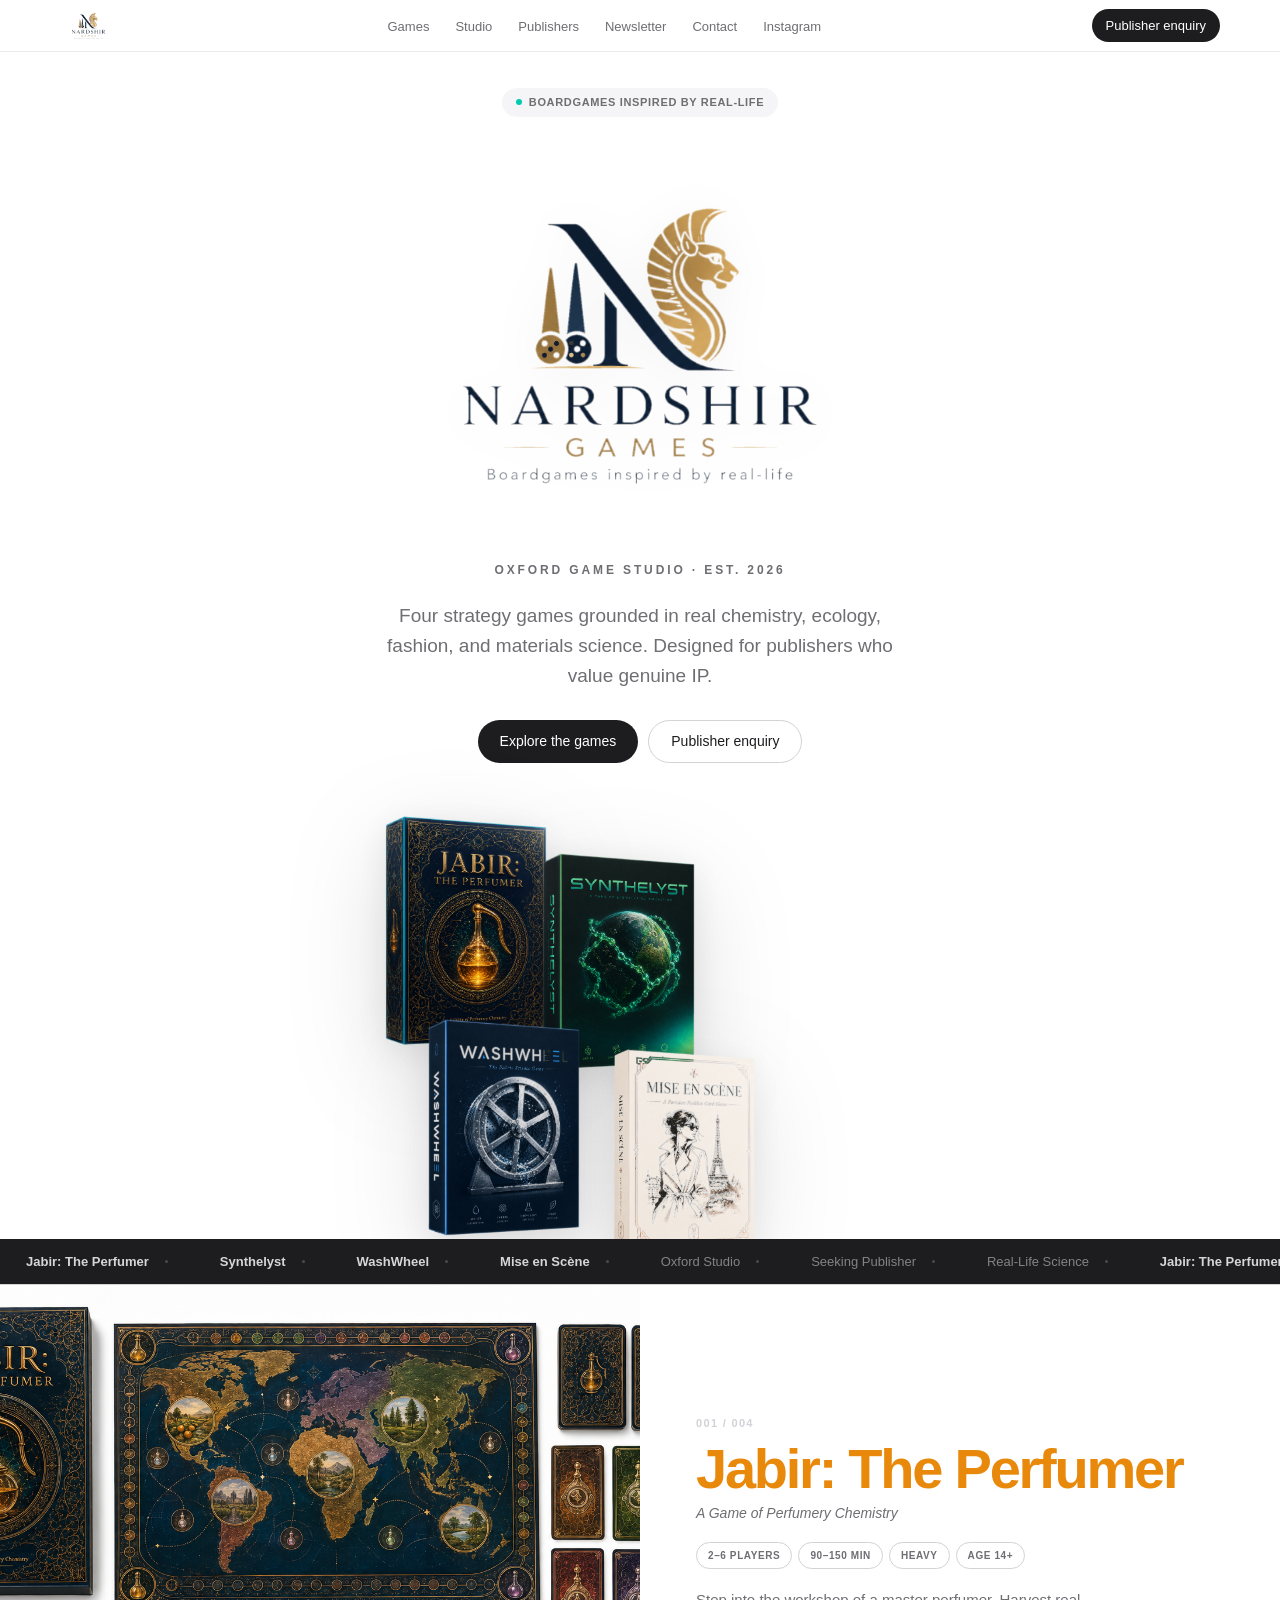
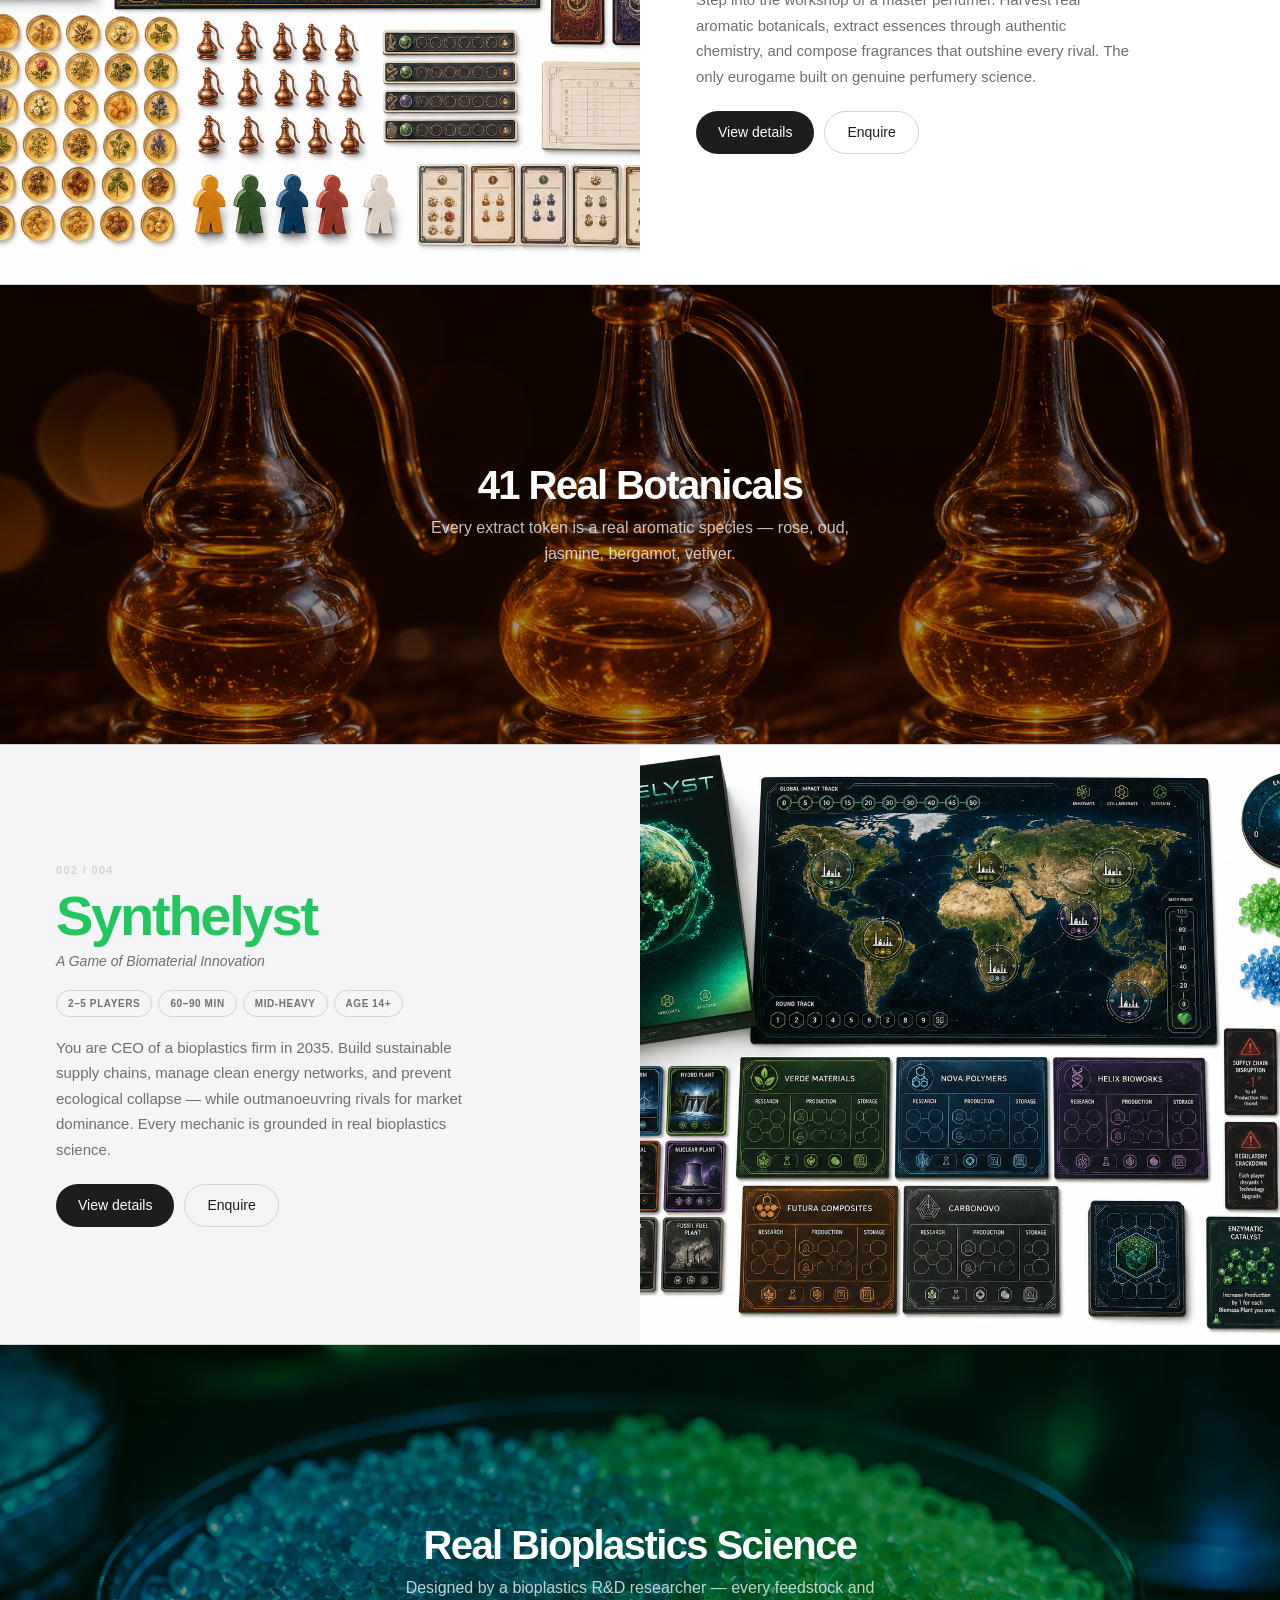
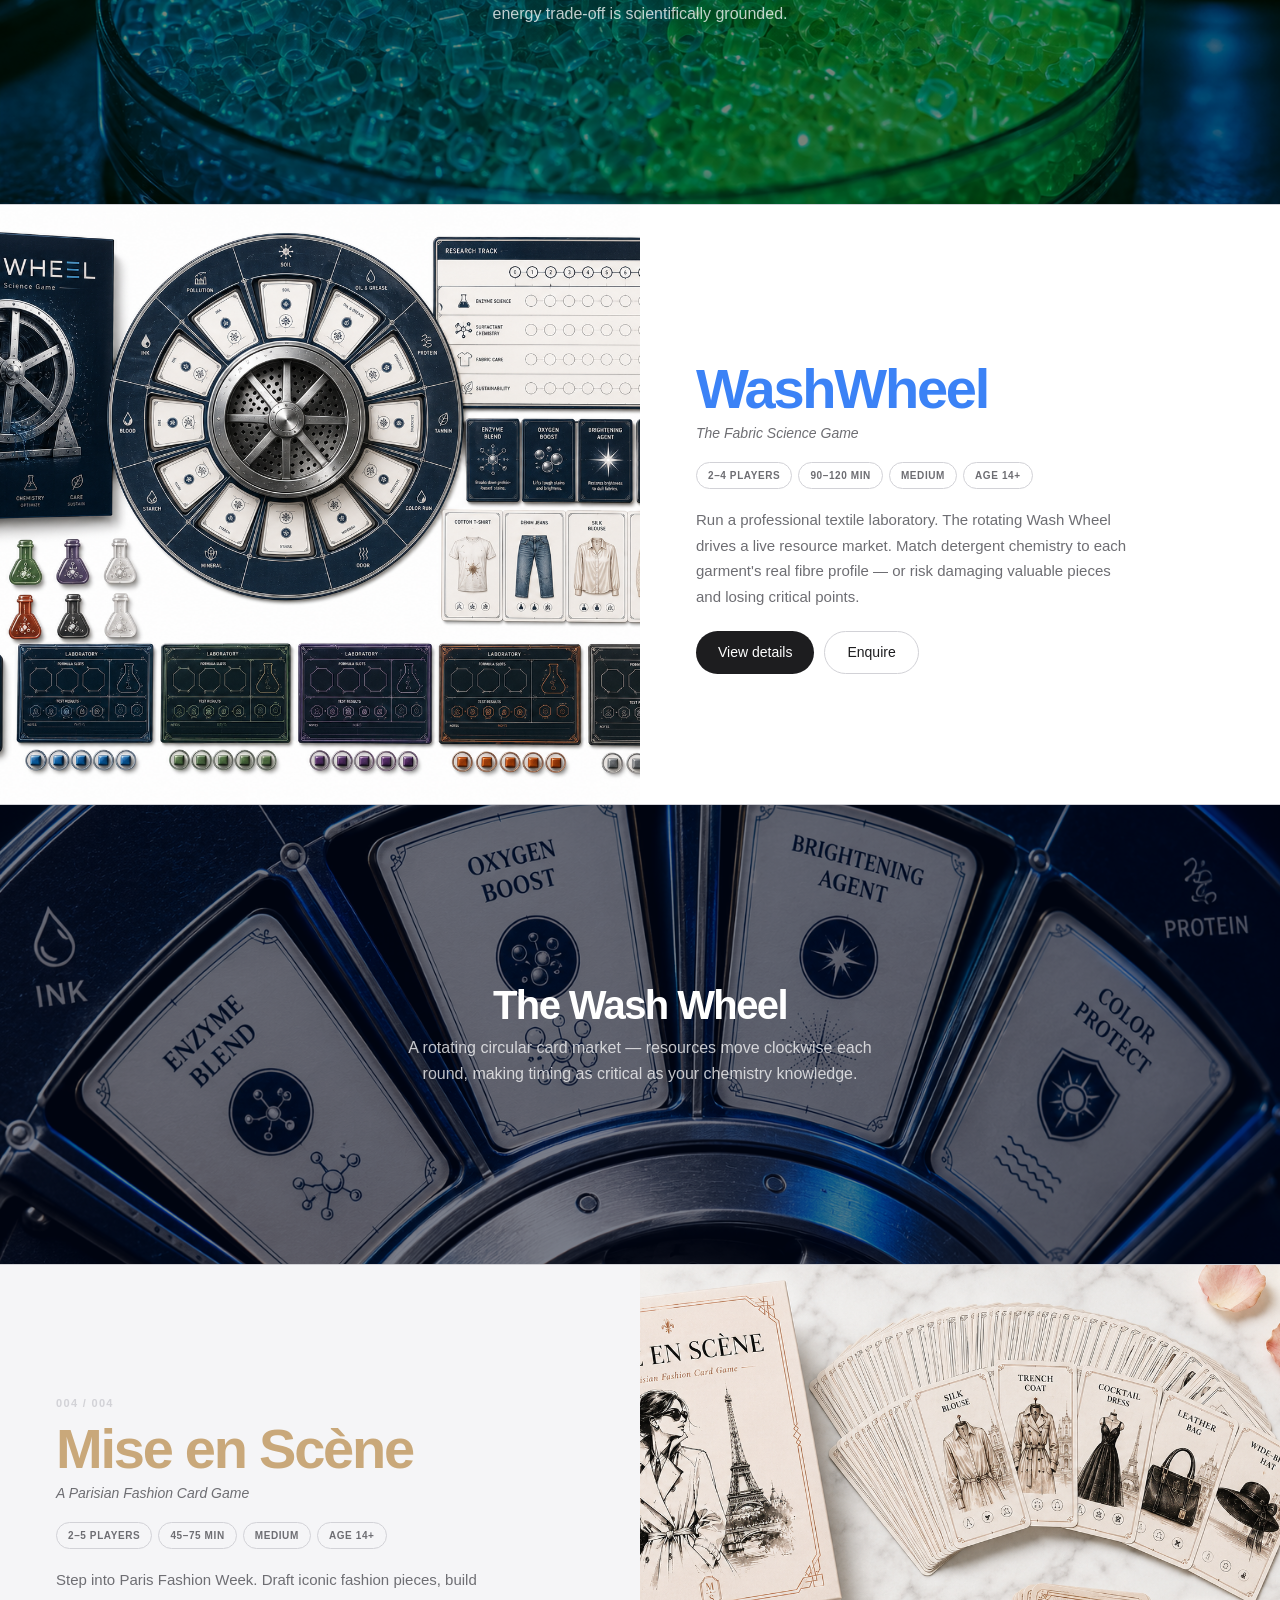
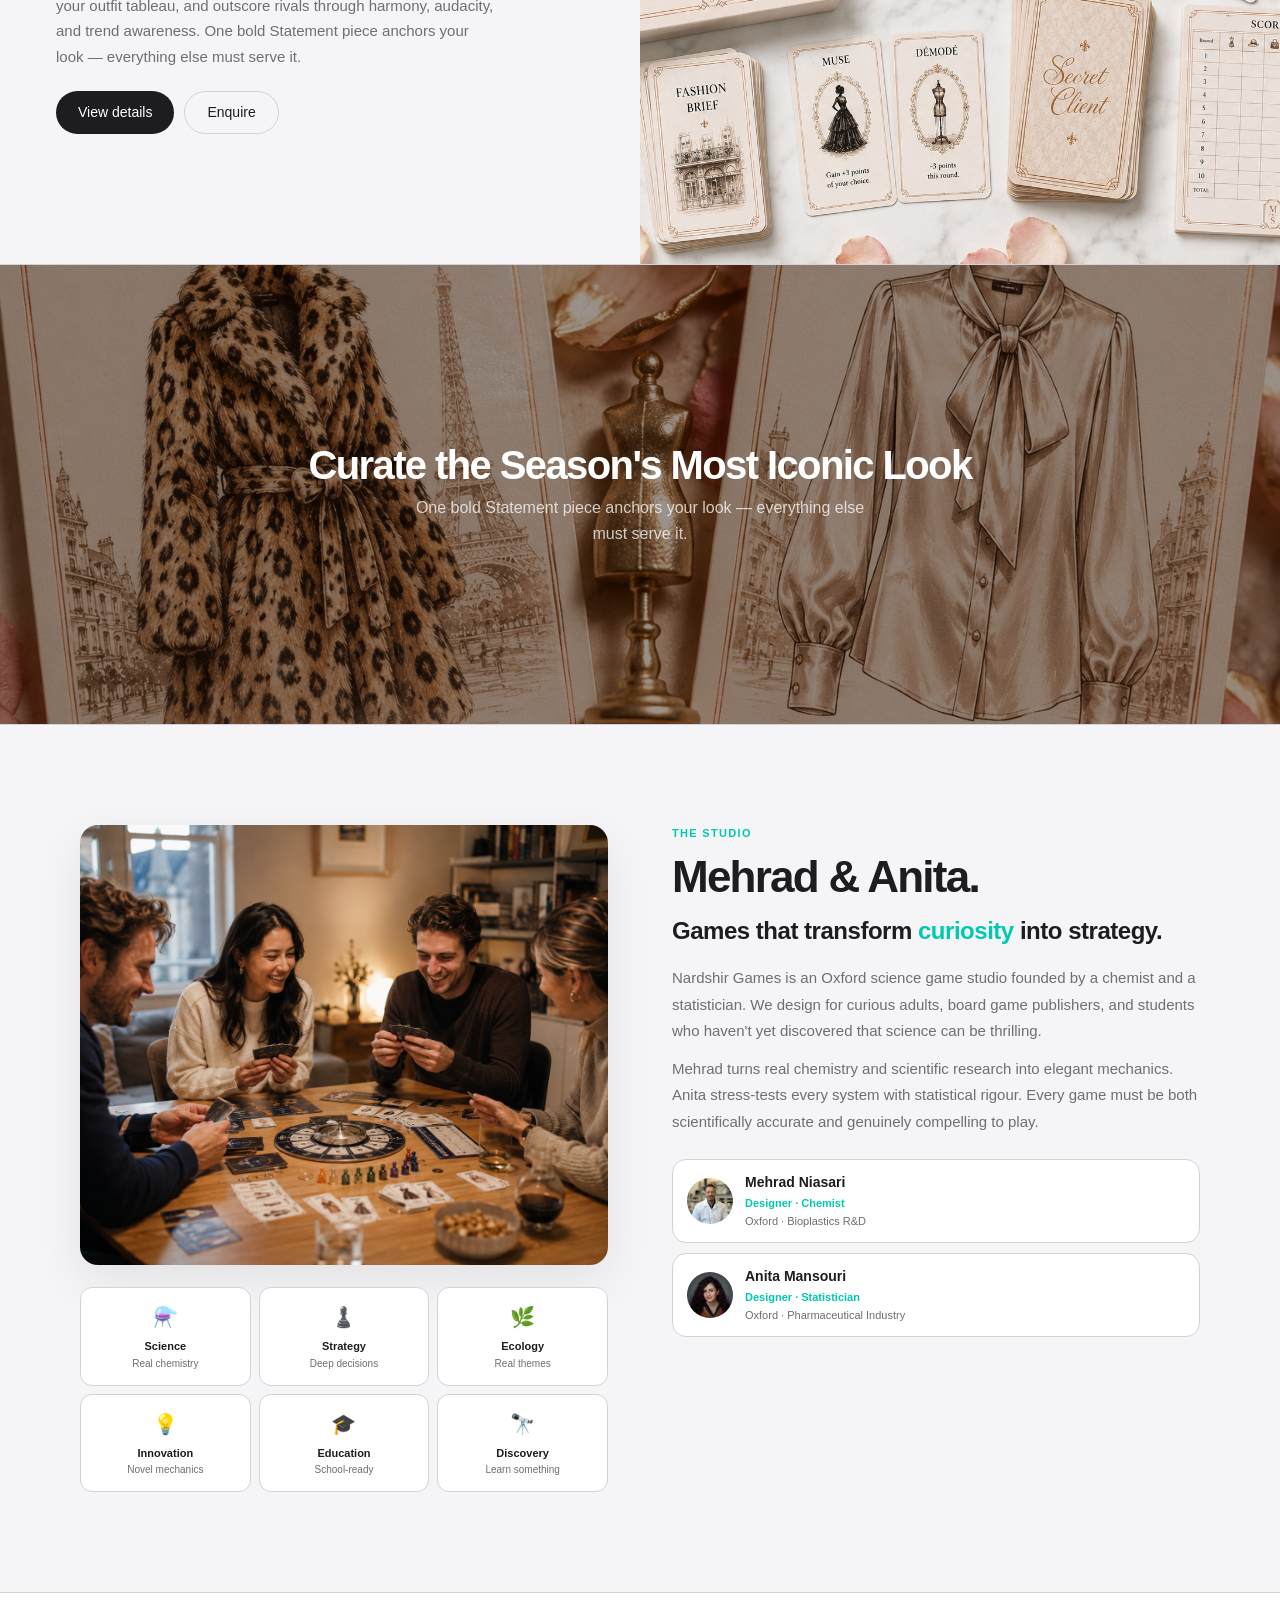
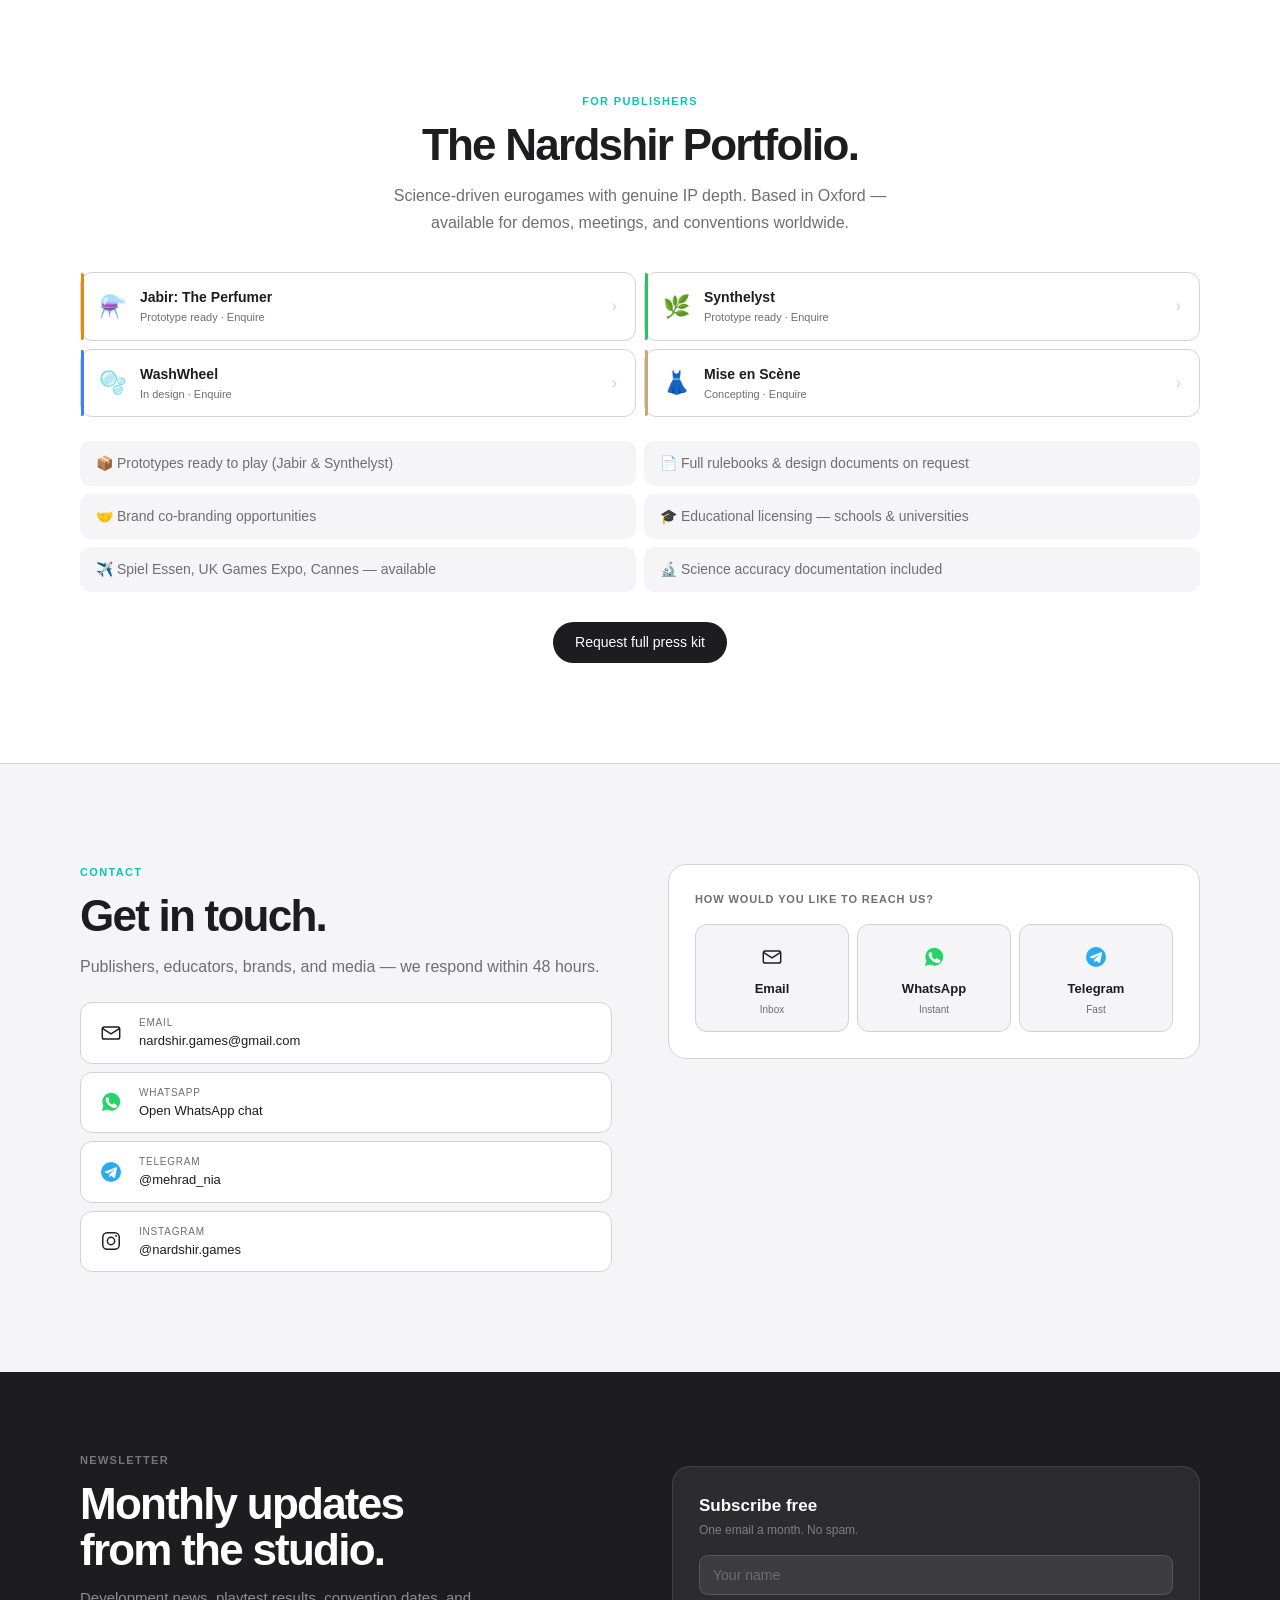
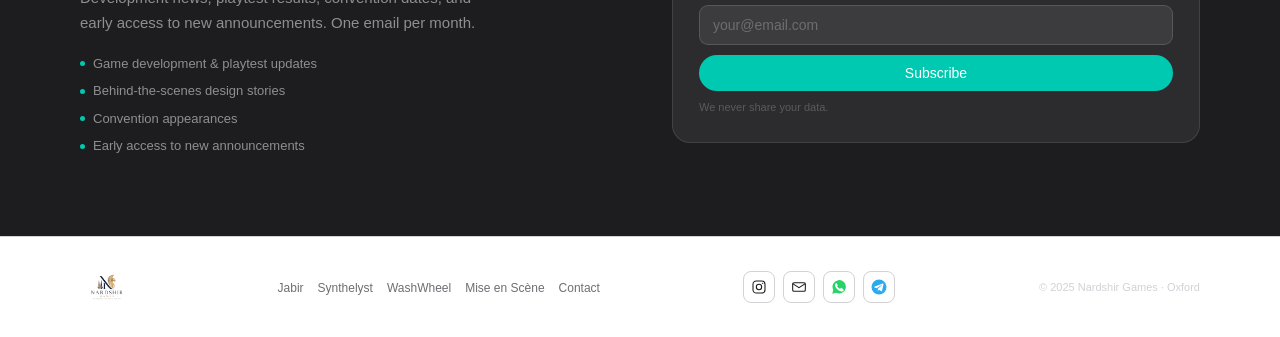
<file: index.html>
<!DOCTYPE html>
<html lang="en">
<head>
<meta charset="UTF-8">
<meta name="viewport" content="width=device-width, initial-scale=1.0">
<title>Nardshir Games — Oxford Science Game Studio</title>
<meta name="description" content="Four real-life inspired strategy board games by Mehrad Niasari & Anita Mansouri. Oxford. Seeking publishers worldwide.">
<link rel="stylesheet" href="style.css">
<style>
/* ─── HOME PAGE ─── */
#hero {
  position: relative;
  min-height: 100svh;
  padding: 88px var(--pad-x) 40px;
  display: flex; flex-direction: column;
  align-items: center; justify-content: flex-start;
  text-align: center;
  background: #fff;
  overflow: hidden;
}
.hero-pill {
  display: inline-flex; align-items: center; gap: 7px;
  background: var(--light); border-radius: 980px;
  padding: 6px 14px; font-size: 11px; font-weight: 600;
  letter-spacing: .06em; text-transform: uppercase;
  color: var(--mid); margin-bottom: 28px;
}
.hero-pill-dot { width: 6px; height: 6px; border-radius: 50%; background: var(--teal); animation: pulse 2.5s ease infinite; }
@keyframes pulse { 0%,100% { box-shadow: 0 0 0 0 rgba(0,201,177,.4); } 70% { box-shadow: 0 0 0 8px rgba(0,201,177,0); } }
.hero-logo-mark {
  width: min(80vw, 520px);
  margin: 0 auto 12px;
  filter: drop-shadow(0 8px 24px rgba(0,0,0,.06));
  transition: transform .4s ease;
}
.hero-logo-mark:hover { transform: scale(1.02); }
.hero-logo-mark img {
  width: 100%; height: auto; display: block;
  object-fit: contain;
}
@media (min-width: 1024px) { .hero-logo-mark { width: min(60vw, 600px); } }
.hero-studio { font-size: 12px; font-weight: 600; letter-spacing: .24em; text-transform: uppercase; color: var(--mid); margin-bottom: 22px; margin-top: 4px; }
.hero-tagline { font-size: clamp(15px, 2vw, 19px); color: var(--mid); line-height: 1.6; max-width: 520px; margin: 0 auto 28px; }
.hero-btns { display: flex; gap: 10px; justify-content: center; flex-wrap: wrap; margin-bottom: 36px; }

/* Hero animation stage — logo + boxes */
.hero-stage {
  position: relative; width: 100%; max-width: 720px; margin: 0 auto;
  height: 280px;
}
@media (min-width: 640px) { .hero-stage { height: 360px; } }
@media (min-width: 1024px) { .hero-stage { height: 400px; } }
/* Logo behind */

/* Boxes */
.fbox {
  position: absolute;
  filter: drop-shadow(0 24px 48px rgba(0,0,0,.13)) drop-shadow(0 6px 16px rgba(0,0,0,.08));
  transition: filter .4s, transform .4s ease-out;
  z-index: 1;
}
.fbox img { width: 100%; height: auto; object-fit: contain; }
.fbox:hover { filter: drop-shadow(0 36px 64px rgba(0,0,0,.22)) drop-shadow(0 10px 24px rgba(0,0,0,.14)); animation-play-state: paused; }
.fb1 { width: 130px; top: 10px; left: 6%; animation: bob1 5.4s ease-in-out infinite; }
.fb2 { width: 120px; top: 38px; left: 32%; animation: bob2 6.1s ease-in-out infinite; }
.fb3 { width: 120px; top: 140px; left: 14%; animation: bob3 5.6s ease-in-out infinite; }
.fb4 { width: 112px; top: 162px; left: 40%; animation: bob4 4.9s ease-in-out infinite; }
@media (min-width: 640px) {
  .fb1 { width: 180px; top: 12px; left: 8%; }
  .fb2 { width: 170px; top: 44px; left: 32%; }
  .fb3 { width: 170px; top: 188px; left: 14%; }
  .fb4 { width: 160px; top: 218px; left: 42%; }
}
@media (min-width: 1024px) {
  .fb1 { width: 200px; top: 8px; left: 12%; }
  .fb2 { width: 188px; top: 46px; left: 34%; }
  .fb3 { width: 188px; top: 212px; left: 18%; }
  .fb4 { width: 176px; top: 242px; left: 44%; }
}
@keyframes bob1 { 0%,100% { transform: translateY(0) rotate(-3deg); } 50% { transform: translateY(-14px) rotate(-1deg); } }
@keyframes bob2 { 0%,100% { transform: translateY(0) rotate(2deg); } 50% { transform: translateY(-11px) rotate(0); } }
@keyframes bob3 { 0%,100% { transform: translateY(0) rotate(1deg); } 50% { transform: translateY(-16px) rotate(-1deg); } }
@keyframes bob4 { 0%,100% { transform: translateY(0) rotate(-2deg); } 50% { transform: translateY(-13px) rotate(1deg); } }

/* ─── MARQUEE ─── */
.marquee { background: var(--black); overflow: hidden; padding: 13px 0; }
.mq-track { display: flex; animation: mq 32s linear infinite; white-space: nowrap; }
.mq-track:hover { animation-play-state: paused; }
.mq-item { display: inline-flex; align-items: center; gap: 16px; padding: 0 26px; font-size: 13px; font-weight: 500; color: rgba(255,255,255,.45); }
.mq-item b { color: rgba(255,255,255,.82); font-weight: 600; }
.mq-dot { width: 3px; height: 3px; border-radius: 50%; background: rgba(255,255,255,.2); }
@keyframes mq { from { transform: translateX(0); } to { transform: translateX(-50%); } }

/* ─── GAME FEATURE PANELS ─── */
.gf {
  display: grid; grid-template-columns: 1fr;
  border-top: 1px solid var(--line);
  min-height: 520px;
}
@media (min-width: 900px) {
  .gf { grid-template-columns: 1fr 1fr; min-height: 600px; }
  .gf.flip .gf-img { order: 2; }
}
.gf-img { position: relative; overflow: hidden; background: var(--light); min-height: 260px; }
@media (min-width: 900px) { .gf-img { min-height: auto; } }
.gf-img img { position: absolute; inset: 0; width: 100%; height: 100%; object-fit: cover; transition: transform 6s ease; }
.gf:hover .gf-img img { transform: scale(1.04); }
.gf-txt { padding: 48px var(--pad-x); display: flex; flex-direction: column; justify-content: center; background: #fff; }
@media (min-width: 900px) { .gf-txt { padding: 72px 56px; } }
.gf.flip .gf-txt { background: var(--light); }
.gf-num { font-size: 11px; font-weight: 600; letter-spacing: .12em; text-transform: uppercase; color: var(--line); margin-bottom: 10px; }
.gf-title { font-size: clamp(32px, 5vw, 56px); font-weight: 700; letter-spacing: -.04em; line-height: .96; margin-bottom: 8px; }
.gf-sub { font-size: 14px; color: var(--mid); font-style: italic; margin-bottom: 18px; }
.gf-tags { display: flex; gap: 6px; flex-wrap: wrap; margin-bottom: 18px; }
.gf-tag { font-size: 10px; font-weight: 600; letter-spacing: .06em; text-transform: uppercase; padding: 5px 11px; border-radius: 980px; border: 1px solid var(--line); color: var(--mid); }
.gf-desc { font-size: 15px; color: var(--mid); line-height: 1.7; margin-bottom: 22px; max-width: 440px; }
.gf-btns { display: flex; gap: 10px; flex-wrap: wrap; }

/* ─── CINEMATIC STRIP ─── */
.cin { position: relative; height: 320px; overflow: hidden; border-top: 1px solid var(--line); }
@media (min-width: 768px) { .cin { height: 460px; } }
.cin-img { position: absolute; inset: 0; width: 100%; height: 100%; object-fit: cover; }
.cin-tint { position: absolute; inset: 0; }
.cin-body { position: absolute; inset: 0; display: flex; flex-direction: column; align-items: center; justify-content: center; text-align: center; color: #fff; padding: 0 var(--pad-x); }
.cin-h { font-size: clamp(22px, 4vw, 40px); font-weight: 700; letter-spacing: -.04em; margin-bottom: 8px; line-height: 1.1; }
.cin-p { font-size: clamp(13px, 1.8vw, 16px); opacity: .75; max-width: 480px; line-height: 1.6; }

/* ─── SECTIONS ─── */
.section { padding: 72px var(--pad-x); }
@media (min-width: 768px) { .section { padding: 100px var(--pad-x); } }
.section-inner { max-width: var(--max); margin: 0 auto; }
.eyebrow { font-size: 11px; font-weight: 600; letter-spacing: .12em; text-transform: uppercase; color: var(--teal); margin-bottom: 12px; display: block; }
.section-h { font-size: clamp(28px, 4vw, 44px); font-weight: 700; letter-spacing: -.04em; line-height: 1.05; color: var(--black); margin-bottom: 14px; }
.section-p { font-size: 16px; color: var(--mid); line-height: 1.7; max-width: 540px; }

/* ─── ABOUT ─── */
#about { background: var(--light); border-top: 1px solid var(--line); }
.about-grid { display: grid; grid-template-columns: 1fr; gap: 40px; align-items: start; }
@media (min-width: 900px) { .about-grid { grid-template-columns: 1fr 1fr; gap: 64px; } }
.about-img { border-radius: var(--radius); overflow: hidden; box-shadow: 0 16px 48px rgba(0,0,0,.08); }
.about-img img { width: 100%; height: 340px; object-fit: cover; }
@media (min-width: 768px) { .about-img img { height: 440px; } }
.about-quote { font-size: clamp(18px, 2.5vw, 24px); font-weight: 600; letter-spacing: -.02em; line-height: 1.4; color: var(--black); margin-bottom: 18px; }
.about-quote em { color: var(--teal); font-style: normal; }
.about-body { font-size: 15px; color: var(--mid); line-height: 1.75; margin-bottom: 12px; }
.designers { display: flex; flex-direction: column; gap: 10px; margin-top: 24px; }
.d-pill { display: flex; align-items: center; gap: 12px; background: #fff; border: 1px solid var(--line); border-radius: 14px; padding: 12px 14px; transition: box-shadow .25s, transform .25s; }
.d-pill:hover { box-shadow: 0 8px 28px rgba(0,0,0,.06); transform: translateY(-2px); }
.d-photo { width: 46px; height: 46px; border-radius: 50%; object-fit: cover; object-position: center top; flex-shrink: 0; }
.d-name { font-size: 14px; font-weight: 600; color: var(--black); }
.d-role { font-size: 11px; color: var(--teal); font-weight: 600; margin: 2px 0; }
.d-affil { font-size: 11px; color: var(--mid); }
.pillars { display: grid; grid-template-columns: repeat(2, 1fr); gap: 8px; margin-top: 22px; }
@media (min-width: 480px) { .pillars { grid-template-columns: repeat(3, 1fr); } }
.pillar { background: #fff; border: 1px solid var(--line); border-radius: 12px; padding: 14px 10px; text-align: center; transition: box-shadow .25s, transform .25s; }
.pillar:hover { box-shadow: 0 6px 24px rgba(0,0,0,.06); transform: translateY(-2px); }
.pi-icon { font-size: 20px; margin-bottom: 6px; }
.pi-name { font-size: 11px; font-weight: 600; color: var(--black); margin-bottom: 2px; }
.pi-desc { font-size: 10px; color: var(--mid); line-height: 1.4; }

/* ─── PUBLISHERS ─── */
#publishers { border-top: 1px solid var(--line); }
.pub-enq-grid { display: grid; grid-template-columns: 1fr; gap: 8px; margin: 36px 0 24px; }
@media (min-width: 640px) { .pub-enq-grid { grid-template-columns: 1fr 1fr; } }
.pub-enq { display: flex; align-items: center; gap: 14px; background: #fff; border: 1px solid var(--line); border-radius: 12px; padding: 14px 18px; transition: all .25s; position: relative; }
.pub-enq::before { content: ''; position: absolute; left: 0; top: 0; bottom: 0; width: 3px; border-radius: 0 2px 2px 0; }
.pub-enq:hover { box-shadow: 0 8px 28px rgba(0,0,0,.07); transform: translateY(-2px); }
.pe-j::before { background: #e8890c; } .pe-s::before { background: #22c55e; }
.pe-w::before { background: #3b82f6; } .pe-m::before { background: #c9a87a; }
.pe-icon { font-size: 22px; }
.pe-name { font-size: 14px; font-weight: 600; color: var(--black); }
.pe-act { font-size: 11px; color: var(--mid); margin-top: 1px; }
.pe-arr { margin-left: auto; font-size: 16px; color: var(--line); transition: transform .2s, color .2s; }
.pub-enq:hover .pe-arr { transform: translateX(4px); color: var(--teal); }
.offer-grid { display: grid; grid-template-columns: 1fr; gap: 8px; }
@media (min-width: 640px) { .offer-grid { grid-template-columns: 1fr 1fr; } }
.offer-item { display: flex; align-items: center; gap: 10px; font-size: 14px; color: var(--mid); background: var(--light); border-radius: 10px; padding: 12px 16px; }

/* ─── CONTACT ─── */
#contact { background: var(--light); border-top: 1px solid var(--line); }
.contact-grid { display: grid; grid-template-columns: 1fr; gap: 40px; align-items: start; }
@media (min-width: 900px) { .contact-grid { grid-template-columns: 1fr 1fr; gap: 56px; } }
.c-links { display: flex; flex-direction: column; gap: 8px; margin-top: 22px; }
.c-link { display: flex; align-items: center; gap: 12px; padding: 12px 14px; background: #fff; border-radius: 12px; border: 1px solid var(--line); transition: box-shadow .2s, transform .2s; }
.c-link:hover { box-shadow: 0 6px 20px rgba(0,0,0,.06); transform: translateY(-1px); }
.cl-ico { width: 32px; height: 32px; display: flex; align-items: center; justify-content: center; flex-shrink: 0; }
.cl-ico svg { display: block; }
.cl-lbl { font-size: 10px; color: var(--mid); text-transform: uppercase; letter-spacing: .08em; }
.cl-val { font-size: 13px; font-weight: 500; color: var(--black); margin-top: 1px; }
.ch-box { background: #fff; border: 1px solid var(--line); border-radius: 18px; padding: 26px; }
.ch-step { font-size: 11px; font-weight: 600; color: var(--mid); text-transform: uppercase; letter-spacing: .08em; margin-bottom: 16px; }
.ch-cards { display: grid; grid-template-columns: repeat(3, 1fr); gap: 8px; }
@media (max-width: 400px) { .ch-cards { grid-template-columns: 1fr; } }
.ch-card { display: flex; flex-direction: column; align-items: center; gap: 8px; background: var(--light); border: 1.5px solid var(--line); border-radius: 12px; padding: 16px 8px; cursor: pointer; transition: all .25s; text-align: center; }
.ch-card:hover { transform: translateY(-3px); box-shadow: 0 8px 24px rgba(0,0,0,.08); }
#cc-email:hover { border-color: var(--teal); }
#cc-wa:hover { border-color: #25D366; }
#cc-tg:hover { border-color: #2AABEE; }
.ch-ico { width: 32px; height: 32px; display: flex; align-items: center; justify-content: center; }
.ch-ico svg { display: block; }
.ch-name { font-size: 13px; font-weight: 600; color: var(--black); }
.ch-desc { font-size: 10px; color: var(--mid); }
.ch-panel { animation: fadeUp .3s ease both; }
@keyframes fadeUp { from { opacity: 0; transform: translateY(8px); } to { opacity: 1; transform: none; } }
.ch-back { background: none; border: none; cursor: pointer; font-size: 13px; color: var(--mid); display: flex; align-items: center; gap: 5px; margin-bottom: 14px; }
.ch-back:hover { color: var(--black); }
.form-lbl { display: block; font-size: 11px; font-weight: 500; color: var(--mid); margin-bottom: 5px; }
.form-inp, .form-sel, .form-ta {
  width: 100%; background: #fff; border: 1.5px solid var(--line); border-radius: 9px;
  color: var(--black); font-size: 14px; padding: 10px 13px; outline: none;
  transition: border-color .2s, box-shadow .2s; font-family: inherit;
}
.form-inp:focus, .form-sel:focus, .form-ta:focus { border-color: var(--teal); box-shadow: 0 0 0 3px rgba(0,201,177,.1); }
.form-ta { resize: vertical; min-height: 90px; }
.form-row { margin-bottom: 11px; }
.form-row-2 { display: grid; grid-template-columns: 1fr 1fr; gap: 10px; margin-bottom: 11px; }
@media (max-width: 400px) { .form-row-2 { grid-template-columns: 1fr; } }
.form-st { display: none; font-size: 13px; padding: 9px 13px; border-radius: 9px; margin-top: 8px; }
.form-st.ok { display: block; background: rgba(34,197,94,.08); border: 1px solid rgba(34,197,94,.3); color: #16a34a; }
.form-st.er { display: block; background: rgba(239,68,68,.08); border: 1px solid rgba(239,68,68,.3); color: #dc2626; }
.ch-send { width: 100%; padding: 12px; border: none; border-radius: 9px; cursor: pointer; font-size: 14px; font-weight: 600; margin-top: 4px; transition: filter .2s, transform .15s; }
.ch-send:hover { filter: brightness(1.06); transform: scale(1.01); }

/* ─── NEWSLETTER ─── */
#newsletter { background: var(--black); padding: 80px var(--pad-x); }
.nl-inner { max-width: var(--max); margin: 0 auto; display: grid; grid-template-columns: 1fr; gap: 40px; align-items: center; }
@media (min-width: 900px) { .nl-inner { grid-template-columns: 1fr 1fr; gap: 64px; } }
.nl-title { font-size: clamp(28px, 4vw, 44px); font-weight: 700; letter-spacing: -.04em; color: #fff; margin-bottom: 12px; line-height: 1.05; }
.nl-sub { font-size: 15px; color: rgba(255,255,255,.5); line-height: 1.7; max-width: 400px; }
.nl-perks { list-style: none; margin-top: 18px; display: flex; flex-direction: column; gap: 8px; }
.nl-perk { display: flex; align-items: center; gap: 8px; font-size: 13px; color: rgba(255,255,255,.5); }
.nl-dot { width: 5px; height: 5px; border-radius: 50%; background: var(--teal); }
.nl-box { background: rgba(255,255,255,.07); border: 1px solid rgba(255,255,255,.1); border-radius: 18px; padding: 26px; }
.nl-box-title { font-size: 17px; font-weight: 700; color: #fff; margin-bottom: 3px; }
.nl-box-sub { font-size: 12px; color: rgba(255,255,255,.4); margin-bottom: 16px; }
.nl-inp { width: 100%; background: rgba(255,255,255,.08); border: 1px solid rgba(255,255,255,.14); border-radius: 9px; color: #fff; font-size: 14px; padding: 11px 13px; outline: none; margin-bottom: 10px; font-family: inherit; }
.nl-inp:focus { border-color: var(--teal); }
.nl-inp::placeholder { color: rgba(255,255,255,.25); }
.nl-note { font-size: 11px; color: rgba(255,255,255,.22); margin-top: 8px; line-height: 1.5; }
.nl-st { display: none; font-size: 13px; padding: 9px 13px; border-radius: 9px; margin-top: 8px; }
.nl-st.ok { display: block; background: rgba(34,197,94,.15); border: 1px solid rgba(34,197,94,.3); color: #4ade80; }
.nl-st.er { display: block; background: rgba(239,68,68,.12); border: 1px solid rgba(239,68,68,.3); color: #f87171; }

</style>
</head>
<body>

<div class="mob-nav" id="mobNav">
  <button class="mob-close" onclick="document.getElementById('mobNav').classList.remove('open')">✕</button>
  <a href="#games" onclick="document.getElementById('mobNav').classList.remove('open')">Games</a>
  <a href="#about" onclick="document.getElementById('mobNav').classList.remove('open')">Studio</a>
  <a href="#publishers" onclick="document.getElementById('mobNav').classList.remove('open')">Publishers</a>
  <a href="#contact" onclick="document.getElementById('mobNav').classList.remove('open')">Contact</a>
</div>

<nav class="nav" id="siteNav">
  <a href="index.html" class="nav-logo">
    <img src="nardshir_logo.png" alt="Nardshir Games" class="nav-wordmark">
  </a>
  <ul class="nav-links">
    <li><a href="#games">Games</a></li>
    <li><a href="#about">Studio</a></li>
    <li><a href="#publishers">Publishers</a></li>
    <li><a href="#newsletter">Newsletter</a></li>
    <li><a href="#contact">Contact</a></li>
    <li><a href="https://instagram.com/nardshir.games" target="_blank">Instagram</a></li>
  </ul>
  <a href="mailto:nardshir.games@gmail.com?subject=Publisher%20Enquiry%20%E2%80%94%20Nardshir%20Games&body=Hello%20Nardshir%2C%0A%0AI%20am%20interested%20in%20your%20games.%20Please%20send%20your%20press%20kit.%0A%0AThank%20you." class="nav-cta-btn">Publisher enquiry</a>
  <button class="hamburger" onclick="document.getElementById('mobNav').classList.toggle('open')"><span></span><span></span><span></span></button>
</nav>

<!-- HERO -->
<section id="hero">
  <div class="hero-pill rv"><span class="hero-pill-dot"></span>Boardgames Inspired by Real-Life</div>
  
  <div class="hero-logo-mark rv d1">
    <img src="nardshir_logo.png" alt="Nardshir Games" />
  </div>
  
  <p class="hero-studio rv d2">Oxford Game Studio · Est. 2026</p>
  <p class="hero-tagline rv d3">Four strategy games grounded in real chemistry, ecology, fashion, and materials science. Designed for publishers who value genuine IP.</p>
  <div class="hero-btns rv d4">
    <a href="#games" class="apple-btn ab-dark">Explore the games</a>
    <a href="mailto:nardshir.games@gmail.com?subject=Publisher%20Enquiry%20%E2%80%94%20Nardshir%20Games&body=Hello%20Nardshir%2C%0A%0AI%20am%20interested%20in%20your%20games.%20Please%20send%20your%20press%20kit.%0A%0AThank%20you." class="apple-btn ab-outline">Publisher enquiry</a>
  </div>
  <div class="hero-stage rv d5">
    <div class="fbox fb1"><img src="jabir_box.png" alt="Jabir: The Perfumer"></div>
    <div class="fbox fb2"><img src="synthelyst_box.png" alt="Synthelyst"></div>
    <div class="fbox fb3"><img src="washwheel_box.png" alt="WashWheel"></div>
    <div class="fbox fb4"><img src="mise_box.png" alt="Mise en Scène"></div>
  </div>
</section>

<!-- MARQUEE -->
<div class="marquee">
  <div class="mq-track">
    <span class="mq-item"><b>Jabir: The Perfumer</b><span class="mq-dot"></span></span>
    <span class="mq-item"><b>Synthelyst</b><span class="mq-dot"></span></span>
    <span class="mq-item"><b>WashWheel</b><span class="mq-dot"></span></span>
    <span class="mq-item"><b>Mise en Scène</b><span class="mq-dot"></span></span>
    <span class="mq-item">Oxford Studio<span class="mq-dot"></span></span>
    <span class="mq-item">Seeking Publisher<span class="mq-dot"></span></span>
    <span class="mq-item">Real-Life Science<span class="mq-dot"></span></span>
    <span class="mq-item"><b>Jabir: The Perfumer</b><span class="mq-dot"></span></span>
    <span class="mq-item"><b>Synthelyst</b><span class="mq-dot"></span></span>
    <span class="mq-item"><b>WashWheel</b><span class="mq-dot"></span></span>
    <span class="mq-item"><b>Mise en Scène</b><span class="mq-dot"></span></span>
    <span class="mq-item">Oxford Studio<span class="mq-dot"></span></span>
    <span class="mq-item">Seeking Publisher<span class="mq-dot"></span></span>
    <span class="mq-item">Real-Life Science<span class="mq-dot"></span></span>
  </div>
</div>

<!-- GAMES -->
<div id="games">

<div class="gf">
  <div class="gf-img"><img src="jabir_spread.png" alt="Jabir" loading="lazy"></div>
  <div class="gf-txt">
    <div class="gf-num rv">001 / 004</div>
    <h2 class="gf-title rv d1" style="color:#e8890c;">Jabir: The Perfumer</h2>
    <p class="gf-sub rv d1">A Game of Perfumery Chemistry</p>
    <div class="gf-tags rv d2"><span class="gf-tag">2–6 Players</span><span class="gf-tag">90–150 min</span><span class="gf-tag">Heavy</span><span class="gf-tag">Age 14+</span></div>
    <p class="gf-desc rv d2">Step into the workshop of a master perfumer. Harvest real aromatic botanicals, extract essences through authentic chemistry, and compose fragrances that outshine every rival. The only eurogame built on genuine perfumery science.</p>
    <div class="gf-btns rv d3">
      <a href="jabir.html" class="apple-btn ab-dark">View details</a>
      <a href="mailto:nardshir.games@gmail.com?subject=Publisher%20Enquiry%3A%20Jabir%3A%20The%20Perfumer&body=Hello%20Nardshir%2C%0A%0AI%20am%20interested%20in%20Jabir%3A%20The%20Perfumer.%20Please%20send%20your%20press%20kit.%0A%0AThank%20you." class="apple-btn ab-outline">Enquire</a>
    </div>
  </div>
</div>

<div class="cin"><img src="jabir_flask_detail.png" class="cin-img" alt="" loading="lazy"><div class="cin-tint" style="background:rgba(30,10,0,.45);"></div><div class="cin-body"><h3 class="cin-h">41 Real Botanicals</h3><p class="cin-p">Every extract token is a real aromatic species — rose, oud, jasmine, bergamot, vetiver.</p></div></div>

<div class="gf flip">
  <div class="gf-img"><img src="synthelyst_spread.png" alt="Synthelyst" loading="lazy"></div>
  <div class="gf-txt">
    <div class="gf-num rv">002 / 004</div>
    <h2 class="gf-title rv d1" style="color:#22c55e;">Synthelyst</h2>
    <p class="gf-sub rv d1">A Game of Biomaterial Innovation</p>
    <div class="gf-tags rv d2"><span class="gf-tag">2–5 Players</span><span class="gf-tag">60–90 min</span><span class="gf-tag">Mid-Heavy</span><span class="gf-tag">Age 14+</span></div>
    <p class="gf-desc rv d2">You are CEO of a bioplastics firm in 2035. Build sustainable supply chains, manage clean energy networks, and prevent ecological collapse — while outmanoeuvring rivals for market dominance. Every mechanic is grounded in real bioplastics science.</p>
    <div class="gf-btns rv d3">
      <a href="synthelyst.html" class="apple-btn ab-dark">View details</a>
      <a href="mailto:nardshir.games@gmail.com?subject=Publisher%20Enquiry%3A%20Synthelyst&body=Hello%20Nardshir%2C%0A%0AI%20am%20interested%20in%20Synthelyst.%20Please%20send%20your%20press%20kit.%0A%0AThank%20you." class="apple-btn ab-outline">Enquire</a>
    </div>
  </div>
</div>

<div class="cin"><img src="synthelyst_pellets.png" class="cin-img" alt="" loading="lazy"><div class="cin-tint" style="background:rgba(0,20,0,.52);"></div><div class="cin-body"><h3 class="cin-h">Real Bioplastics Science</h3><p class="cin-p">Designed by a bioplastics R&D researcher — every feedstock and energy trade-off is scientifically grounded.</p></div></div>

<div class="gf">
  <div class="gf-img"><img src="washwheel_spread.png" alt="WashWheel" loading="lazy"></div>
  <div class="gf-txt">
    <div class="gf-num rv">003 / 004</div>
    <h2 class="gf-title rv d1" style="color:#3b82f6;">WashWheel</h2>
    <p class="gf-sub rv d1">The Fabric Science Game</p>
    <div class="gf-tags rv d2"><span class="gf-tag">2–4 Players</span><span class="gf-tag">90–120 min</span><span class="gf-tag">Medium</span><span class="gf-tag">Age 14+</span></div>
    <p class="gf-desc rv d2">Run a professional textile laboratory. The rotating Wash Wheel drives a live resource market. Match detergent chemistry to each garment's real fibre profile — or risk damaging valuable pieces and losing critical points.</p>
    <div class="gf-btns rv d3">
      <a href="washwheel.html" class="apple-btn ab-dark">View details</a>
      <a href="mailto:nardshir.games@gmail.com?subject=Publisher%20Enquiry%3A%20WashWheel&body=Hello%20Nardshir%2C%0A%0AI%20am%20interested%20in%20WashWheel.%20Please%20send%20your%20press%20kit.%0A%0AThank%20you." class="apple-btn ab-outline">Enquire</a>
    </div>
  </div>
</div>

<div class="cin"><img src="washwheel_wheel_detail.png" class="cin-img" alt="" loading="lazy"><div class="cin-tint" style="background:rgba(0,8,32,.52);"></div><div class="cin-body"><h3 class="cin-h">The Wash Wheel</h3><p class="cin-p">A rotating circular card market — resources move clockwise each round, making timing as critical as your chemistry knowledge.</p></div></div>

<div class="gf flip">
  <div class="gf-img"><img src="mise_spread.png" alt="Mise en Scène" loading="lazy" style="object-position:center top;"></div>
  <div class="gf-txt">
    <div class="gf-num rv">004 / 004</div>
    <h2 class="gf-title rv d1" style="color:#c9a87a;">Mise en Scène</h2>
    <p class="gf-sub rv d1">A Parisian Fashion Card Game</p>
    <div class="gf-tags rv d2"><span class="gf-tag">2–5 Players</span><span class="gf-tag">45–75 min</span><span class="gf-tag">Medium</span><span class="gf-tag">Age 14+</span></div>
    <p class="gf-desc rv d2">Step into Paris Fashion Week. Draft iconic fashion pieces, build your outfit tableau, and outscore rivals through harmony, audacity, and trend awareness. One bold Statement piece anchors your look — everything else must serve it.</p>
    <div class="gf-btns rv d3">
      <a href="mise-en-scene.html" class="apple-btn ab-dark">View details</a>
      <a href="mailto:nardshir.games@gmail.com?subject=Publisher%20Enquiry%3A%20Mise%20en%20Scene&body=Hello%20Nardshir%2C%0A%0AI%20am%20interested%20in%20Mise%20en%20Scene.%20Please%20send%20your%20press%20kit.%0A%0AThank%20you." class="apple-btn ab-outline">Enquire</a>
    </div>
  </div>
</div>

<div class="cin"><img src="mise_cards_detail.png" class="cin-img" alt="" loading="lazy"><div class="cin-tint" style="background:rgba(24,8,0,.44);"></div><div class="cin-body"><h3 class="cin-h">Curate the Season's Most Iconic Look</h3><p class="cin-p">One bold Statement piece anchors your look — everything else must serve it.</p></div></div>

</div><!-- /games -->

<!-- ABOUT -->
<section id="about" class="section">
<div class="section-inner">
  <div class="about-grid">
    <div>
      <div class="about-img rv">
        <img src="lifestyle_play.png" alt="Nardshir Games in play" loading="lazy">
      </div>
      <div class="pillars">
        <div class="pillar rv"><div class="pi-icon">⚗️</div><div class="pi-name">Science</div><div class="pi-desc">Real chemistry</div></div>
        <div class="pillar rv d1"><div class="pi-icon">♟️</div><div class="pi-name">Strategy</div><div class="pi-desc">Deep decisions</div></div>
        <div class="pillar rv d2"><div class="pi-icon">🌿</div><div class="pi-name">Ecology</div><div class="pi-desc">Real themes</div></div>
        <div class="pillar rv d3"><div class="pi-icon">💡</div><div class="pi-name">Innovation</div><div class="pi-desc">Novel mechanics</div></div>
        <div class="pillar rv d4"><div class="pi-icon">🎓</div><div class="pi-name">Education</div><div class="pi-desc">School-ready</div></div>
        <div class="pillar rv d5"><div class="pi-icon">🔭</div><div class="pi-name">Discovery</div><div class="pi-desc">Learn something</div></div>
      </div>
    </div>
    <div>
      <span class="eyebrow rv">The Studio</span>
      <h2 class="section-h rv d1">Mehrad &amp; Anita.</h2>
      <p class="about-quote rv d2">Games that transform <em>curiosity</em> into strategy.</p>
      <p class="about-body rv d3">Nardshir Games is an Oxford science game studio founded by a chemist and a statistician. We design for curious adults, board game publishers, and students who haven't yet discovered that science can be thrilling.</p>
      <p class="about-body rv d3">Mehrad turns real chemistry and scientific research into elegant mechanics. Anita stress-tests every system with statistical rigour. Every game must be both scientifically accurate and genuinely compelling to play.</p>
      <div class="designers">
        <div class="d-pill rv d4">
          <img src="mehrad_image.jpg" alt="Mehrad" class="d-photo">
          <div><div class="d-name">Mehrad Niasari</div><div class="d-role">Designer · Chemist</div><div class="d-affil">Oxford · Bioplastics R&amp;D</div></div>
        </div>
        <div class="d-pill rv d5">
          <img src="anita_image.jpg" alt="Anita" class="d-photo">
          <div><div class="d-name">Anita Mansouri</div><div class="d-role">Designer · Statistician</div><div class="d-affil">Oxford · Pharmaceutical Industry</div></div>
        </div>
      </div>
    </div>
  </div>
</div>
</section>

<!-- PUBLISHERS -->
<section id="publishers" class="section">
<div class="section-inner">
  <div style="text-align:center;max-width:540px;margin:0 auto 0;">
    <span class="eyebrow rv">For Publishers</span>
    <h2 class="section-h rv d1">The Nardshir Portfolio.</h2>
    <p class="section-p rv d2" style="margin:0 auto;">Science-driven eurogames with genuine IP depth. Based in Oxford — available for demos, meetings, and conventions worldwide.</p>
  </div>
  <div class="pub-enq-grid rv d3">
    <a href="mailto:nardshir.games@gmail.com?subject=Publisher%20Enquiry%3A%20Jabir&body=Hello%20Nardshir%2C%0A%0AI%20am%20interested%20in%20Jabir%3A%20The%20Perfumer.%20Please%20send%20your%20press%20kit.%0A%0AThank%20you." class="pub-enq pe-j">
      <span class="pe-icon">⚗️</span><div><div class="pe-name">Jabir: The Perfumer</div><div class="pe-act">Prototype ready · Enquire</div></div><span class="pe-arr">›</span>
    </a>
    <a href="mailto:nardshir.games@gmail.com?subject=Publisher%20Enquiry%3A%20Synthelyst&body=Hello%20Nardshir%2C%0A%0AI%20am%20interested%20in%20Synthelyst.%20Please%20send%20your%20press%20kit.%0A%0AThank%20you." class="pub-enq pe-s">
      <span class="pe-icon">🌿</span><div><div class="pe-name">Synthelyst</div><div class="pe-act">Prototype ready · Enquire</div></div><span class="pe-arr">›</span>
    </a>
    <a href="mailto:nardshir.games@gmail.com?subject=Publisher%20Enquiry%3A%20WashWheel&body=Hello%20Nardshir%2C%0A%0AI%20am%20interested%20in%20WashWheel.%20Please%20send%20your%20press%20kit.%0A%0AThank%20you." class="pub-enq pe-w">
      <span class="pe-icon">🫧</span><div><div class="pe-name">WashWheel</div><div class="pe-act">In design · Enquire</div></div><span class="pe-arr">›</span>
    </a>
    <a href="mailto:nardshir.games@gmail.com?subject=Publisher%20Enquiry%3A%20Mise%20en%20Scene&body=Hello%20Nardshir%2C%0A%0AI%20am%20interested%20in%20Mise%20en%20Scene.%20Please%20send%20your%20press%20kit.%0A%0AThank%20you." class="pub-enq pe-m">
      <span class="pe-icon">👗</span><div><div class="pe-name">Mise en Scène</div><div class="pe-act">Concepting · Enquire</div></div><span class="pe-arr">›</span>
    </a>
  </div>
  <div class="offer-grid rv">
    <div class="offer-item">📦 Prototypes ready to play (Jabir &amp; Synthelyst)</div>
    <div class="offer-item">📄 Full rulebooks &amp; design documents on request</div>
    <div class="offer-item">🤝 Brand co-branding opportunities</div>
    <div class="offer-item">🎓 Educational licensing — schools &amp; universities</div>
    <div class="offer-item">✈️ Spiel Essen, UK Games Expo, Cannes — available</div>
    <div class="offer-item">🔬 Science accuracy documentation included</div>
  </div>
  <div style="text-align:center;margin-top:30px;" class="rv">
    <a href="mailto:nardshir.games@gmail.com?subject=Press%20Kit%20Request&body=Hello%20Nardshir%2C%0A%0APlease%20send%20me%20your%20full%20press%20kit.%0A%0AThank%20you." class="apple-btn ab-dark">Request full press kit</a>
  </div>
</div>
</section>

<!-- CONTACT -->
<section id="contact" class="section">
<div class="section-inner">
  <div class="contact-grid">
    <div>
      <span class="eyebrow rv">Contact</span>
      <h2 class="section-h rv d1">Get in touch.</h2>
      <p class="section-p rv d2">Publishers, educators, brands, and media — we respond within 48 hours.</p>
      <div class="c-links">
        <a href="mailto:nardshir.games@gmail.com" class="c-link rv d3">
          <span class="cl-ico"><svg width="22" height="22" viewBox="0 0 24 24" fill="none"><rect x="2.5" y="5.5" width="19" height="13" rx="2" stroke="#1d1d1f" stroke-width="1.6"/><path d="M2.5 7l9.5 6 9.5-6" stroke="#1d1d1f" stroke-width="1.6"/></svg></span>
          <div><div class="cl-lbl">Email</div><div class="cl-val">nardshir.games@gmail.com</div></div>
        </a>
        <a href="https://wa.me/447541178881" target="_blank" class="c-link rv d3">
          <span class="cl-ico"><svg width="24" height="24" viewBox="0 0 24 24" fill="none"><path d="M3 21l1.4-5.1A8.9 8.9 0 1 1 8.1 19.6L3 21z" fill="#25D366"/><path d="M16.7 14c-.2-.1-1.5-.7-1.7-.8-.2-.1-.4-.1-.6.1l-.8 1c-.1.2-.3.2-.5.1a7 7 0 0 1-3.5-3 .4.4 0 0 1 .1-.5l.6-.8c.1-.2.1-.4 0-.5-.1-.1-.7-1.5-.9-2.1-.2-.5-.5-.4-.6-.4h-.5c-.2 0-.5.1-.7.3-.3.3-1 1-1 2.4s1 2.8 1.2 3c.1.2 2.1 3.3 5.1 4.5 2.5 1 3 .8 3.6.7.5 0 1.5-.6 1.7-1.2.2-.6.2-1.1.1-1.2l-.6-.3z" fill="#fff"/></svg></span>
          <div><div class="cl-lbl">WhatsApp</div><div class="cl-val">Open WhatsApp chat</div></div>
        </a>
        <a href="https://t.me/mehrad_nia" target="_blank" class="c-link rv d3">
          <span class="cl-ico"><svg width="24" height="24" viewBox="0 0 24 24" fill="none"><circle cx="12" cy="12" r="10" fill="#2AABEE"/><path d="M5.5 11.8l11.6-4.5c.5-.2 1 .1.9.7l-2 9.4c-.1.5-.5.7-1 .4l-2.8-2.1-1.4 1.3c-.2.1-.3.2-.5.2l.2-2.9 5.3-4.8c.2-.2 0-.3-.3-.1l-6.6 4.1-2.8-.9c-.6-.2-.6-.6.1-.8z" fill="#fff"/></svg></span>
          <div><div class="cl-lbl">Telegram</div><div class="cl-val">@mehrad_nia</div></div>
        </a>
        <a href="https://instagram.com/nardshir.games" target="_blank" class="c-link rv d3">
          <span class="cl-ico"><svg width="22" height="22" viewBox="0 0 24 24" fill="none"><rect x="3" y="3" width="18" height="18" rx="5" stroke="#1d1d1f" stroke-width="1.6"/><circle cx="12" cy="12" r="4" stroke="#1d1d1f" stroke-width="1.6"/><circle cx="17.5" cy="6.5" r="1" fill="#1d1d1f"/></svg></span>
          <div><div class="cl-lbl">Instagram</div><div class="cl-val">@nardshir.games</div></div>
        </a>
      </div>
    </div>
    <div>
      <div class="ch-box rv d2">
        <div class="ch-step" id="step-lbl">How would you like to reach us?</div>
        <div id="ch-picker">
          <div class="ch-cards">
            <button class="ch-card" id="cc-email" onclick="pick('email')">
              <span class="ch-ico"><svg width="22" height="22" viewBox="0 0 24 24" fill="none"><rect x="2.5" y="5.5" width="19" height="13" rx="2" stroke="#1d1d1f" stroke-width="1.6"/><path d="M2.5 7l9.5 6 9.5-6" stroke="#1d1d1f" stroke-width="1.6"/></svg></span>
              <div class="ch-name">Email</div><div class="ch-desc">Inbox</div>
            </button>
            <button class="ch-card" id="cc-wa" onclick="pick('wa')">
              <span class="ch-ico"><svg width="24" height="24" viewBox="0 0 24 24" fill="none"><path d="M3 21l1.4-5.1A8.9 8.9 0 1 1 8.1 19.6L3 21z" fill="#25D366"/><path d="M16.7 14c-.2-.1-1.5-.7-1.7-.8-.2-.1-.4-.1-.6.1l-.8 1c-.1.2-.3.2-.5.1a7 7 0 0 1-3.5-3 .4.4 0 0 1 .1-.5l.6-.8c.1-.2.1-.4 0-.5-.1-.1-.7-1.5-.9-2.1-.2-.5-.5-.4-.6-.4h-.5c-.2 0-.5.1-.7.3-.3.3-1 1-1 2.4s1 2.8 1.2 3c.1.2 2.1 3.3 5.1 4.5 2.5 1 3 .8 3.6.7.5 0 1.5-.6 1.7-1.2.2-.6.2-1.1.1-1.2l-.6-.3z" fill="#fff"/></svg></span>
              <div class="ch-name">WhatsApp</div><div class="ch-desc">Instant</div>
            </button>
            <button class="ch-card" id="cc-tg" onclick="pick('tg')">
              <span class="ch-ico"><svg width="24" height="24" viewBox="0 0 24 24" fill="none"><circle cx="12" cy="12" r="10" fill="#2AABEE"/><path d="M5.5 11.8l11.6-4.5c.5-.2 1 .1.9.7l-2 9.4c-.1.5-.5.7-1 .4l-2.8-2.1-1.4 1.3c-.2.1-.3.2-.5.2l.2-2.9 5.3-4.8c.2-.2 0-.3-.3-.1l-6.6 4.1-2.8-.9c-.6-.2-.6-.6.1-.8z" fill="#fff"/></svg></span>
              <div class="ch-name">Telegram</div><div class="ch-desc">Fast</div>
            </button>
          </div>
        </div>
        <div id="panel-email" class="ch-panel" style="display:none;">
          <button class="ch-back" onclick="reset()">← Back</button>
          <form id="cForm" action="https://formspree.io/f/xeedpvqp" method="POST">
            <input type="hidden" name="_subject" value="Nardshir Website Enquiry">
            <div class="form-row-2">
              <div><label class="form-lbl">Name</label><input class="form-inp" type="text" name="name" required></div>
              <div><label class="form-lbl">Email</label><input class="form-inp" type="email" name="email" required></div>
            </div>
            <div class="form-row"><label class="form-lbl">Enquiry Type</label>
              <select class="form-sel" name="enquiry_type" required>
                <option value="" disabled selected>Select…</option>
                <option>Publisher Interest — Jabir</option>
                <option>Publisher Interest — Synthelyst</option>
                <option>Publisher Interest — WashWheel</option>
                <option>Publisher Interest — Mise en Scène</option>
                <option>Press Kit Request</option>
                <option>Prototype Demo Request</option>
                <option>Education / Licensing</option>
                <option>Brand Collaboration</option>
                <option>General Enquiry</option>
              </select>
            </div>
            <div class="form-row"><label class="form-lbl">Message</label><textarea class="form-ta" name="message" required></textarea></div>
            <button type="submit" class="ch-send" id="sbtn" style="background:#1d1d1f;color:#fff;">Send message</button>
            <div class="form-st" id="fstat"></div>
          </form>
        </div>
        <div id="panel-wa" class="ch-panel" style="display:none;">
          <button class="ch-back" onclick="reset()">← Back</button>
          <div class="form-row"><label class="form-lbl">Name</label><input class="form-inp" type="text" id="wa-n"></div>
          <div class="form-row"><label class="form-lbl">Message</label><textarea class="form-ta" id="wa-m"></textarea></div>
          <button class="ch-send" onclick="sendWA()" style="background:#25D366;color:#fff;">Open in WhatsApp</button>
        </div>
        <div id="panel-tg" class="ch-panel" style="display:none;">
          <button class="ch-back" onclick="reset()">← Back</button>
          <div class="form-row"><label class="form-lbl">Name</label><input class="form-inp" type="text" id="tg-n"></div>
          <div class="form-row"><label class="form-lbl">Message</label><textarea class="form-ta" id="tg-m"></textarea></div>
          <button class="ch-send" onclick="sendTG()" style="background:#2AABEE;color:#fff;">Open in Telegram</button>
        </div>
      </div>
    </div>
  </div>
</div>
</section>

<!-- NEWSLETTER -->
<section id="newsletter">
<div class="nl-inner">
  <div>
    <span class="eyebrow rv" style="color:rgba(255,255,255,.4);">Newsletter</span>
    <div class="nl-title rv d1">Monthly updates<br>from the studio.</div>
    <p class="nl-sub rv d2">Development news, playtest results, convention dates, and early access to new announcements. One email per month.</p>
    <ul class="nl-perks rv d3">
      <li class="nl-perk"><span class="nl-dot"></span>Game development &amp; playtest updates</li>
      <li class="nl-perk"><span class="nl-dot"></span>Behind-the-scenes design stories</li>
      <li class="nl-perk"><span class="nl-dot"></span>Convention appearances</li>
      <li class="nl-perk"><span class="nl-dot"></span>Early access to new announcements</li>
    </ul>
  </div>
  <div>
    <div class="nl-box rv d2">
      <div class="nl-box-title">Subscribe free</div>
      <p class="nl-box-sub">One email a month. No spam.</p>
      <form id="nlForm" action="https://formspree.io/f/xeedpvqp" method="POST">
        <input type="hidden" name="type" value="Newsletter">
        <input class="nl-inp" type="text" name="name" placeholder="Your name" required>
        <input class="nl-inp" type="email" name="email" placeholder="your@email.com" required>
        <button type="submit" class="apple-btn ab-teal" style="width:100%;justify-content:center;" id="nlBtn">Subscribe</button>
        <div class="nl-st" id="nlStat"></div>
        <p class="nl-note">We never share your data.</p>
      </form>
    </div>
  </div>
</div>
</section>

<footer>
  <div class="foot-inner">
    <a href="index.html" class="foot-brand"><img src="nardshir_logo.png" alt="Nardshir Games" class="nav-wordmark"></a>
    <ul class="foot-nav">
      <li><a href="jabir.html">Jabir</a></li>
      <li><a href="synthelyst.html">Synthelyst</a></li>
      <li><a href="washwheel.html">WashWheel</a></li>
      <li><a href="mise-en-scene.html">Mise en Scène</a></li>
      <li><a href="#contact">Contact</a></li>
    </ul>
    <div class="foot-social">
      <a href="https://instagram.com/nardshir.games" target="_blank" title="Instagram"><svg width="16" height="16" viewBox="0 0 24 24" fill="none"><rect x="3" y="3" width="18" height="18" rx="5" stroke="#1d1d1f" stroke-width="1.6"/><circle cx="12" cy="12" r="4" stroke="#1d1d1f" stroke-width="1.6"/><circle cx="17.5" cy="6.5" r="1" fill="#1d1d1f"/></svg></a>
      <a href="mailto:nardshir.games@gmail.com" title="Email"><svg width="16" height="16" viewBox="0 0 24 24" fill="none"><rect x="2.5" y="5.5" width="19" height="13" rx="2" stroke="#1d1d1f" stroke-width="1.6"/><path d="M2.5 7l9.5 6 9.5-6" stroke="#1d1d1f" stroke-width="1.6"/></svg></a>
      <a href="https://wa.me/447541178881" target="_blank" title="WhatsApp"><svg width="18" height="18" viewBox="0 0 24 24" fill="none"><path d="M3 21l1.4-5.1A8.9 8.9 0 1 1 8.1 19.6L3 21z" fill="#25D366"/><path d="M16.7 14c-.2-.1-1.5-.7-1.7-.8-.2-.1-.4-.1-.6.1l-.8 1c-.1.2-.3.2-.5.1a7 7 0 0 1-3.5-3 .4.4 0 0 1 .1-.5l.6-.8c.1-.2.1-.4 0-.5-.1-.1-.7-1.5-.9-2.1-.2-.5-.5-.4-.6-.4h-.5c-.2 0-.5.1-.7.3-.3.3-1 1-1 2.4s1 2.8 1.2 3c.1.2 2.1 3.3 5.1 4.5 2.5 1 3 .8 3.6.7.5 0 1.5-.6 1.7-1.2.2-.6.2-1.1.1-1.2l-.6-.3z" fill="#fff"/></svg></a>
      <a href="https://t.me/mehrad_nia" target="_blank" title="Telegram"><svg width="18" height="18" viewBox="0 0 24 24" fill="none"><circle cx="12" cy="12" r="10" fill="#2AABEE"/><path d="M5.5 11.8l11.6-4.5c.5-.2 1 .1.9.7l-2 9.4c-.1.5-.5.7-1 .4l-2.8-2.1-1.4 1.3c-.2.1-.3.2-.5.2l.2-2.9 5.3-4.8c.2-.2 0-.3-.3-.1l-6.6 4.1-2.8-.9c-.6-.2-.6-.6.1-.8z" fill="#fff"/></svg></a>
    </div>
    <span class="foot-copy">© 2025 Nardshir Games · Oxford</span>
  </div>
</footer>

<script>
function mT(){document.getElementById('mobNav').classList.toggle('open');}
window.addEventListener('scroll',()=>{document.getElementById('siteNav').style.boxShadow = scrollY > 20 ? '0 1px 0 rgba(0,0,0,.08)' : 'none';},{passive:true});

// Reveal animations
const obs=new IntersectionObserver(entries=>{
  entries.forEach(e=>{if(e.isIntersecting){e.target.classList.add('on');obs.unobserve(e.target);}});
},{threshold:.1,rootMargin:'0px 0px -60px 0px'});
document.querySelectorAll('.rv').forEach(el=>obs.observe(el));

// Box 3D tilt
document.querySelectorAll('.fbox').forEach(b=>{
  b.addEventListener('mousemove',e=>{
    const r=b.getBoundingClientRect();
    const x=(e.clientX-r.left)/r.width-.5,y=(e.clientY-r.top)/r.height-.5;
    b.style.transform=`perspective(500px) rotateX(${-y*12}deg) rotateY(${x*12}deg) scale(1.04)`;
  });
  b.addEventListener('mouseleave',()=>b.style.transform='');
});

// Contact channel
function pick(ch){
  document.getElementById('ch-picker').style.display='none';
  document.getElementById('step-lbl').textContent='Send your message';
  ['email','wa','tg'].forEach(id=>document.getElementById('panel-'+id).style.display=id===ch?'':'none');
}
function reset(){
  ['email','wa','tg'].forEach(id=>document.getElementById('panel-'+id).style.display='none');
  document.getElementById('ch-picker').style.display='';
  document.getElementById('step-lbl').textContent='How would you like to reach us?';
}
const cf=document.getElementById('cForm');
if(cf)cf.addEventListener('submit',async e=>{
  e.preventDefault();
  const btn=document.getElementById('sbtn'),st=document.getElementById('fstat');
  btn.textContent='Sending…';btn.disabled=true;
  try{const r=await fetch(cf.action,{method:'POST',body:new FormData(cf),headers:{Accept:'application/json'}});
    if(r.ok){st.className='form-st ok';st.textContent='✓ Sent! Reply within 48 hours.';cf.reset();}else throw 0;
  }catch{st.className='form-st er';st.textContent='Something went wrong. Email us directly.';}
  btn.textContent='Send message';btn.disabled=false;
});
function sendWA(){const m=document.getElementById('wa-m').value.trim();if(!m)return;const n=document.getElementById('wa-n').value.trim();window.open('https://wa.me/447541178881?text='+encodeURIComponent('Hello Nardshir,'+(n?'\nFrom: '+n:'')+'\n\n'+m),'_blank');}
function sendTG(){const m=document.getElementById('tg-m').value.trim();if(!m)return;const n=document.getElementById('tg-n').value.trim();window.open('https://t.me/mehrad_nia?text='+encodeURIComponent('Hello Nardshir,'+(n?'\nFrom: '+n:'')+'\n\n'+m),'_blank');}
const nl=document.getElementById('nlForm');
if(nl)nl.addEventListener('submit',async e=>{
  e.preventDefault();
  const btn=document.getElementById('nlBtn'),st=document.getElementById('nlStat');
  btn.textContent='Subscribing…';btn.disabled=true;
  try{const r=await fetch(nl.action,{method:'POST',body:new FormData(nl),headers:{Accept:'application/json'}});
    if(r.ok){st.className='nl-st ok';st.textContent='✓ Subscribed!';nl.reset();}else throw 0;
  }catch{st.className='nl-st er';st.textContent='Try again.';}
  btn.textContent='Subscribe';btn.disabled=false;
});
</script>
</body>
</html>
</file>
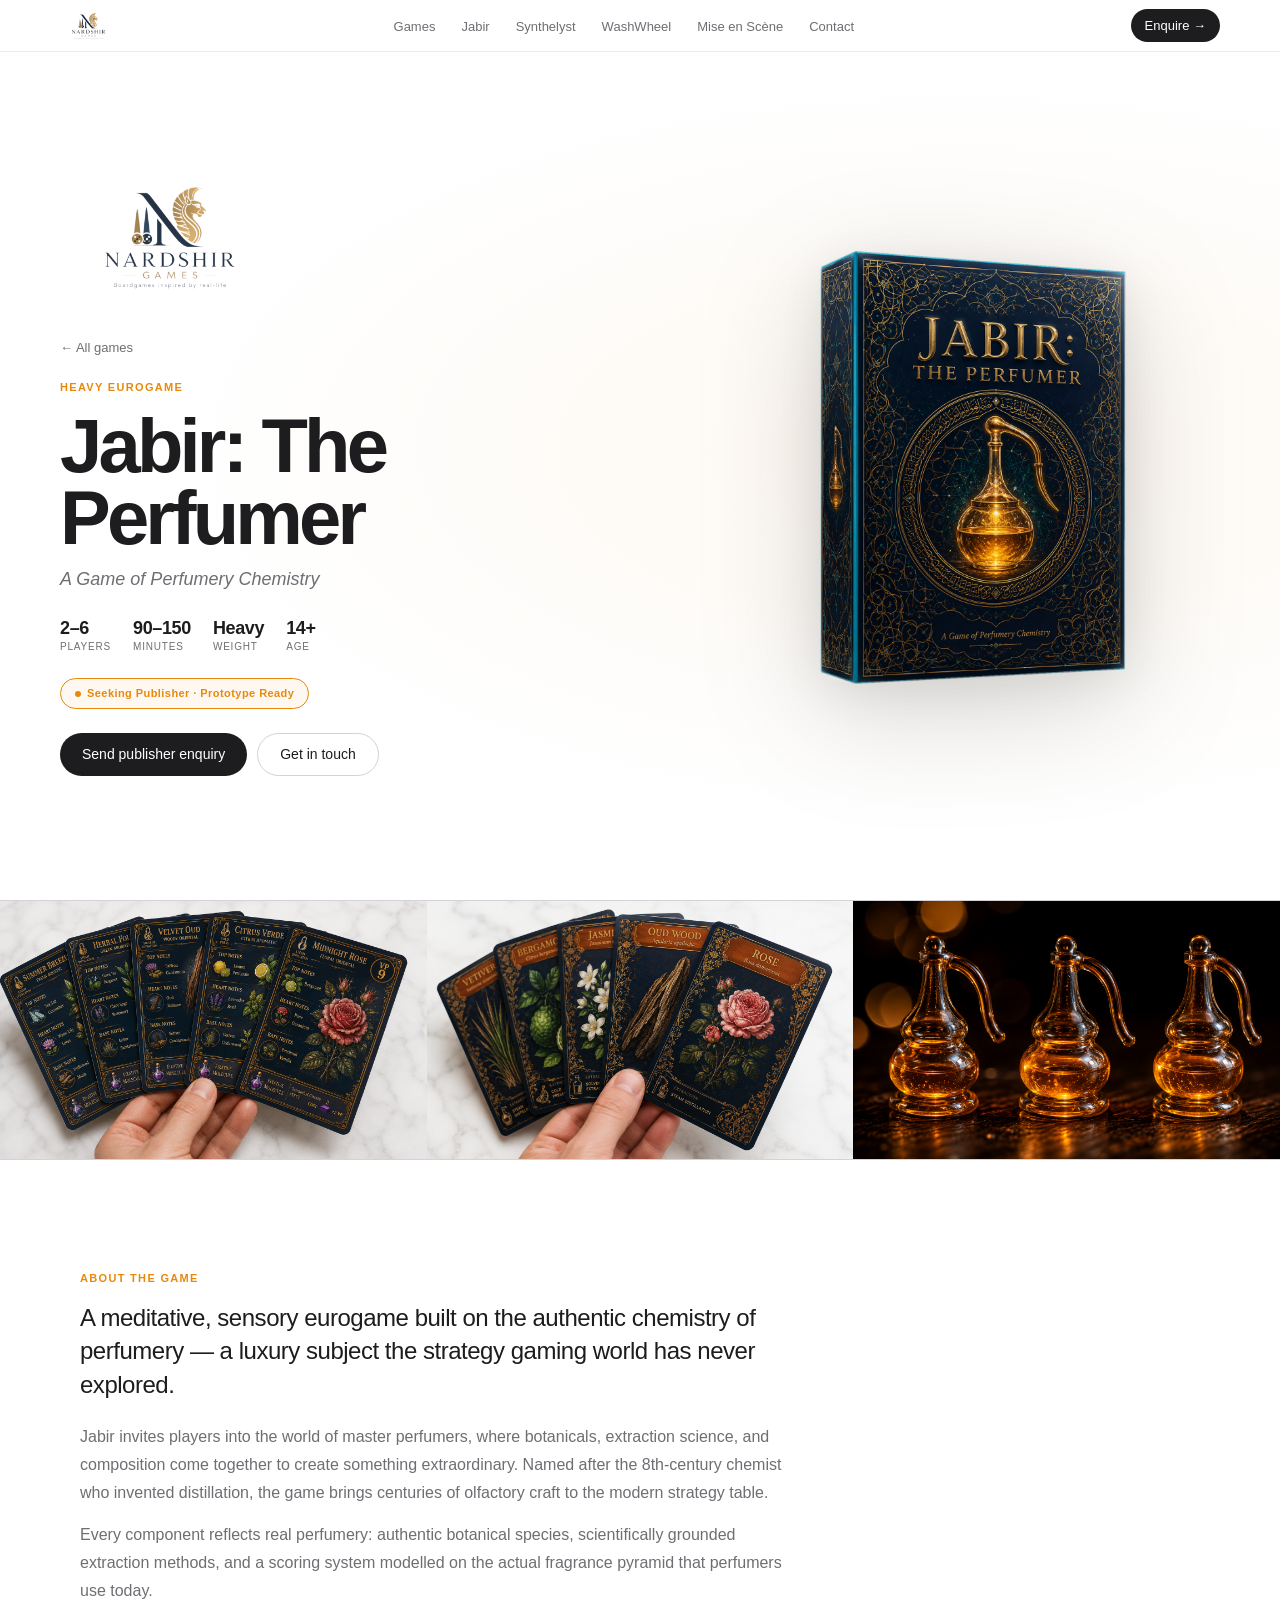
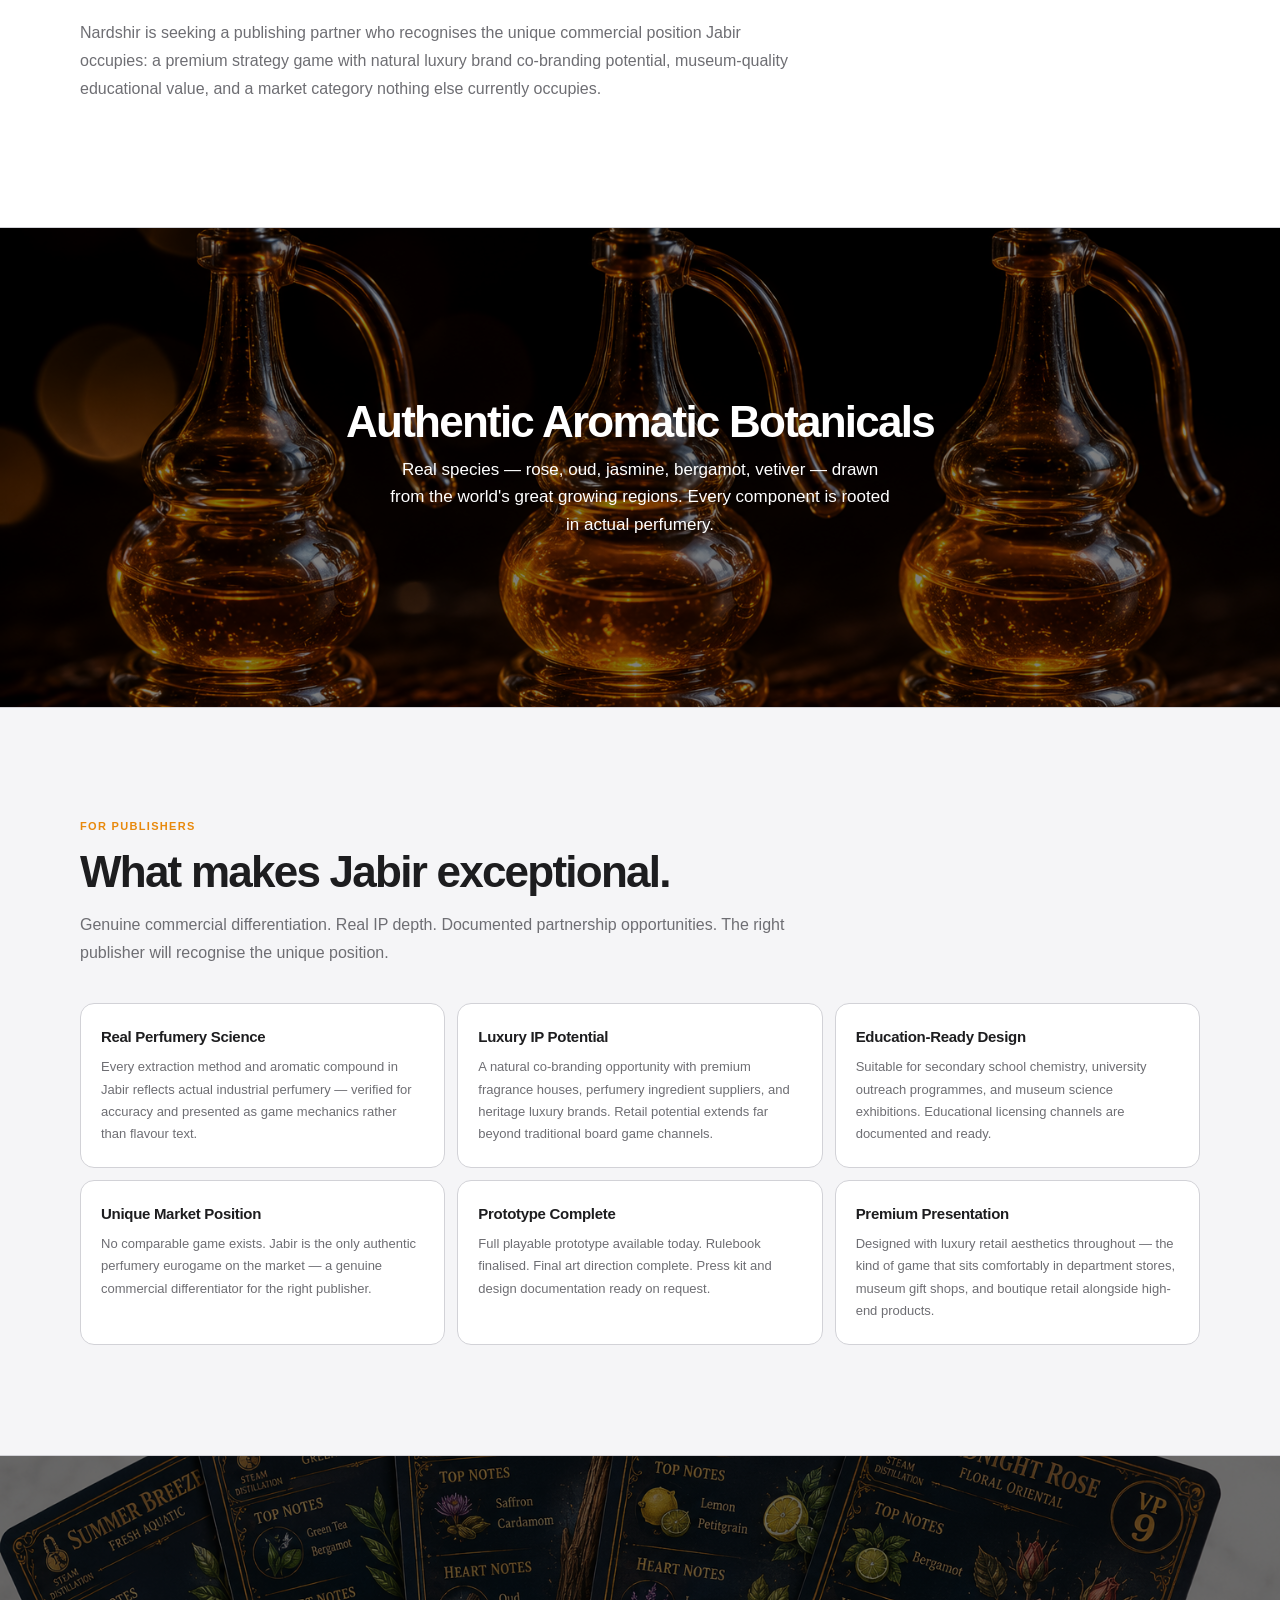
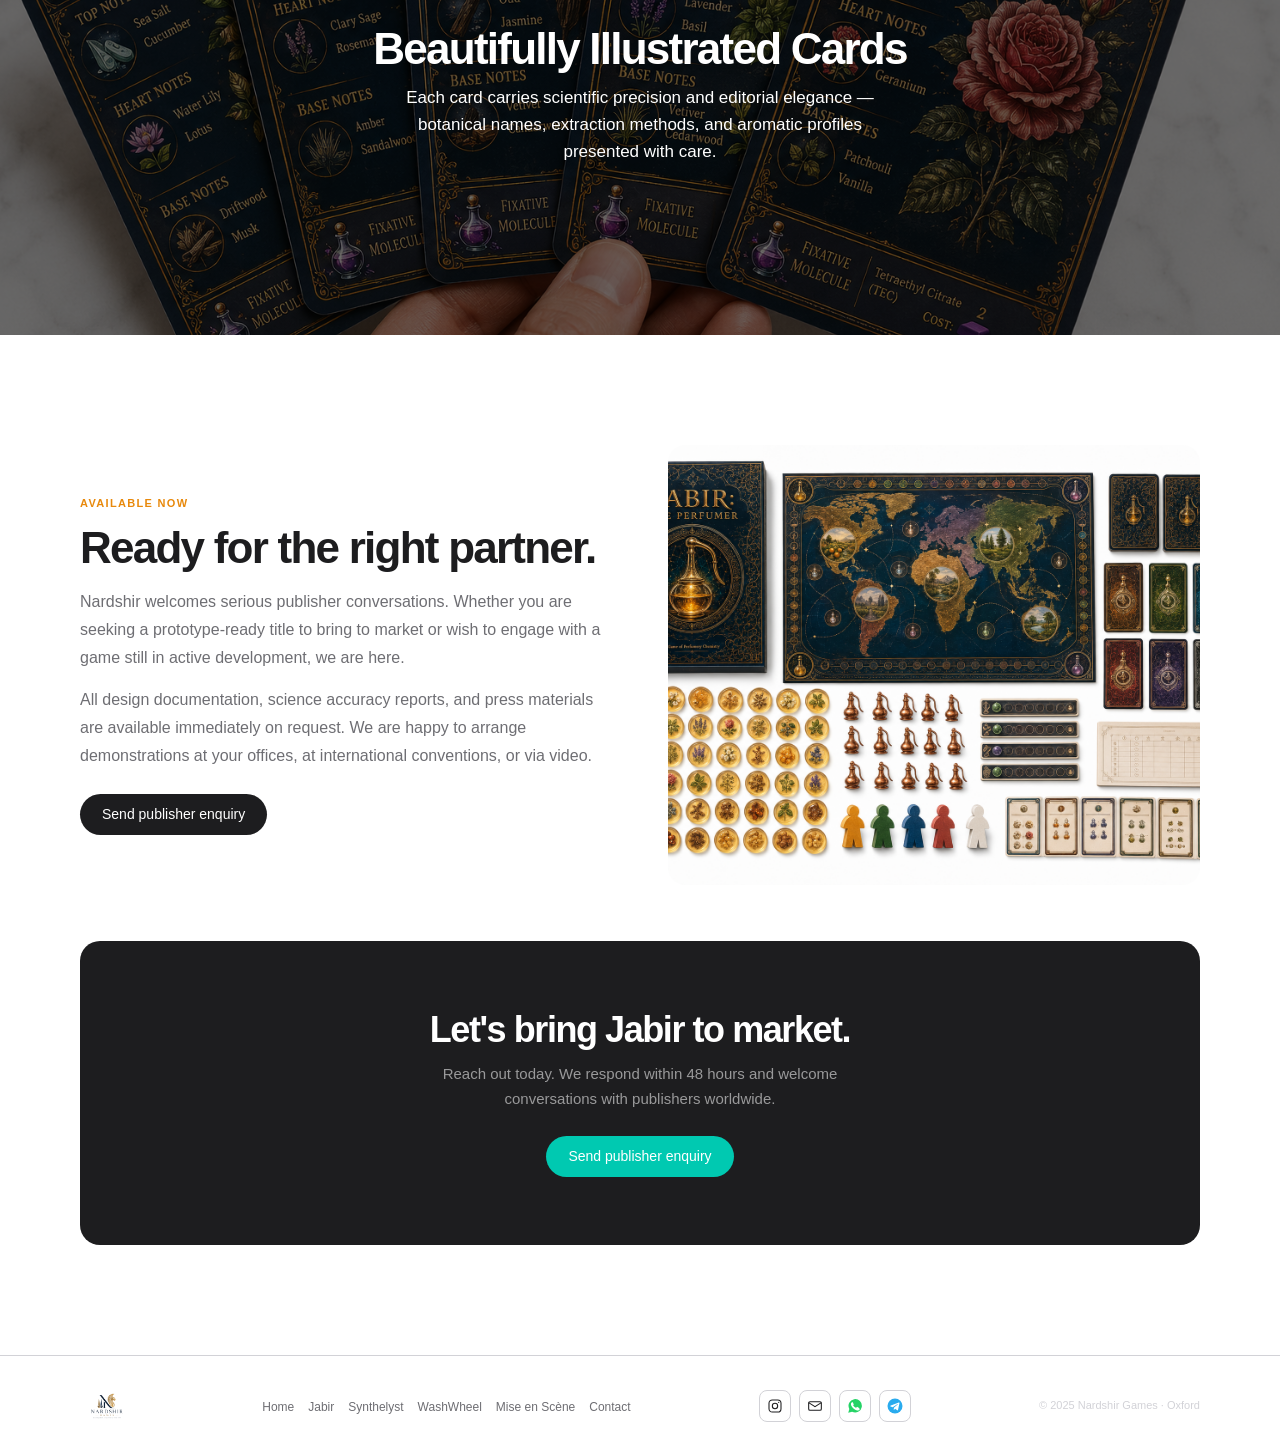
<file: jabir.html>
<!DOCTYPE html>
<html lang="en">
<head>
<meta charset="UTF-8">
<meta name="viewport" content="width=device-width, initial-scale=1.0">
<title>Jabir: The Perfumer — Nardshir Games</title>
<meta name="description" content="Jabir: The Perfumer: A Game of Perfumery Chemistry. Seeking Publisher · Prototype Ready. Nardshir Games, Oxford.">
<link rel="stylesheet" href="style.css">
<style>
/* ─── GAME PAGE STYLES ─── */
:root { --ac: #e8890c; --acl: rgba(232,137,12,.06); }

/* HERO */
.g-hero {
  position: relative;
  padding: 100px var(--pad-x) 60px;
  min-height: 88svh;
  display: grid;
  grid-template-columns: 1fr;
  gap: 36px;
  align-items: center;
  background: radial-gradient(ellipse at 75% 50%, rgba(232,137,12,.06) 0%, transparent 60%), #fff;
}
@media (min-width: 900px) {
  .g-hero {
    grid-template-columns: 1.1fr .9fr;
    gap: 60px;
    padding: 120px var(--pad-x) 80px;
    min-height: 100svh;
  }
}
.g-hero-left { max-width: 560px; }
.g-back { display: inline-flex; align-items: center; gap: 5px; font-size: 13px; color: var(--mid); margin-bottom: 22px; }
.g-back:hover { color: var(--black); }
.g-eyebrow { font-size: 11px; font-weight: 600; letter-spacing: .12em; text-transform: uppercase; color: var(--ac); margin-bottom: 14px; display: block; }
.g-title {
  font-size: clamp(40px, 7vw, 76px);
  font-weight: 700; letter-spacing: -.05em; line-height: .95;
  color: var(--black); margin-bottom: 12px;
}
.g-sub { font-size: clamp(15px, 2vw, 18px); color: var(--mid); margin-bottom: 26px; font-style: italic; }
.g-meta { display: flex; gap: 22px; flex-wrap: wrap; margin-bottom: 24px; }
.gm-item { display: flex; flex-direction: column; gap: 2px; }
.gm-n { font-size: 18px; font-weight: 700; letter-spacing: -.02em; color: var(--black); line-height: 1; }
.gm-l { font-size: 10px; text-transform: uppercase; letter-spacing: .08em; color: var(--mid); }
.g-status {
  display: inline-flex; align-items: center; gap: 6px;
  background: var(--acl); border: 1px solid #e8890c;
  padding: 6px 14px; border-radius: 980px;
  font-size: 11px; font-weight: 600; color: var(--ac);
  letter-spacing: .04em; margin-bottom: 24px;
}
.g-status-dot { width: 6px; height: 6px; border-radius: 50%; background: var(--ac); animation: pulse 2.5s ease infinite; }
@keyframes pulse { 0%,100% { box-shadow: 0 0 0 0 var(--acl); } 70% { box-shadow: 0 0 0 8px transparent; } }
.g-btns { display: flex; gap: 10px; flex-wrap: wrap; }

.g-hero-right { position: relative; display: flex; align-items: center; justify-content: center; min-height: 320px; }
@media (min-width: 900px) { .g-hero-right { min-height: 480px; } }
.g-hero-box {
  width: min(75%, 280px);
  filter: drop-shadow(0 30px 60px rgba(0,0,0,.15)) drop-shadow(0 8px 24px rgba(0,0,0,.08));
  animation: heroBob 5.5s ease-in-out infinite;
}
@media (min-width: 900px) { .g-hero-box { width: min(80%, 380px); } }
.g-hero-box img { width: 100%; height: auto; }
@keyframes heroBob { 0%,100% { transform: translateY(0) rotate(-1.5deg); } 50% { transform: translateY(-14px) rotate(.5deg); } }

/* IMAGE STRIP after hero */
.g-strip {
  display: grid; grid-template-columns: 1fr 1fr 1fr;
  border-top: 1px solid var(--line); border-bottom: 1px solid var(--line);
  height: 180px;
}
@media (min-width: 768px) { .g-strip { height: 260px; } }
.g-strip-cell { overflow: hidden; position: relative; }
.g-strip-cell img { position: absolute; inset: 0; width: 100%; height: 100%; object-fit: cover; transition: transform .8s ease; }
.g-strip-cell:hover img { transform: scale(1.05); }

/* INTRO SECTION */
.g-section { padding: 80px var(--pad-x); }
@media (min-width: 768px) { .g-section { padding: 110px var(--pad-x); } }
.g-section-inner { max-width: var(--max); margin: 0 auto; }
.g-section.alt { background: var(--light); border-top: 1px solid var(--line); }
.g-ey { font-size: 11px; font-weight: 600; letter-spacing: .12em; text-transform: uppercase; color: var(--ac); margin-bottom: 14px; display: block; }
.g-h { font-size: clamp(28px, 4vw, 44px); font-weight: 700; letter-spacing: -.04em; line-height: 1.05; color: var(--black); margin-bottom: 16px; }
.g-lead { font-size: clamp(18px, 2.4vw, 24px); font-weight: 500; letter-spacing: -.02em; line-height: 1.4; color: var(--black); margin-bottom: 22px; max-width: 760px; }
.g-body { font-size: 16px; color: var(--mid); line-height: 1.75; margin-bottom: 14px; max-width: 720px; }

/* FEATURE GRID */
.feat-grid { display: grid; grid-template-columns: 1fr; gap: 12px; margin-top: 36px; }
@media (min-width: 640px) { .feat-grid { grid-template-columns: 1fr 1fr; } }
@media (min-width: 900px) { .feat-grid { grid-template-columns: 1fr 1fr 1fr; } }
.feat-card {
  background: #fff; border: 1px solid var(--line); border-radius: 14px;
  padding: 22px 20px; transition: box-shadow .3s, transform .3s, border-color .3s;
}
.feat-card:hover { box-shadow: 0 12px 40px rgba(0,0,0,.07); transform: translateY(-3px); border-color: var(--ac); }
.fc-title { font-size: 15px; font-weight: 600; color: var(--black); margin-bottom: 8px; letter-spacing: -.02em; }
.fc-body { font-size: 13px; color: var(--mid); line-height: 1.7; }

/* CINEMATIC STRIP */
.g-cin { position: relative; height: 360px; overflow: hidden; border-top: 1px solid var(--line); }
@media (min-width: 768px) { .g-cin { height: 480px; } }
.g-cin-img { position: absolute; inset: 0; width: 100%; height: 100%; object-fit: cover; }
.g-cin-tint { position: absolute; inset: 0; }
.g-cin-body {
  position: absolute; inset: 0;
  display: flex; flex-direction: column; align-items: center; justify-content: center;
  text-align: center; color: #fff; padding: 0 var(--pad-x);
}
.g-cin-h { font-size: clamp(24px, 4vw, 44px); font-weight: 700; letter-spacing: -.04em; line-height: 1.1; margin-bottom: 10px; }
.g-cin-p { font-size: clamp(14px, 1.8vw, 17px); opacity: .8; max-width: 500px; line-height: 1.6; }

/* PUBLISHER CTA */
.pub-cta {
  background: var(--black); border-radius: 20px;
  padding: 48px 28px; text-align: center;
  margin-top: 56px;
}
@media (min-width: 768px) { .pub-cta { padding: 68px 48px; } }
.pub-cta h3 { font-size: clamp(24px, 3.5vw, 36px); font-weight: 700; color: #fff; letter-spacing: -.04em; margin-bottom: 12px; line-height: 1.15; }
.pub-cta p { font-size: 15px; color: rgba(255,255,255,.55); max-width: 460px; margin: 0 auto 24px; line-height: 1.65; }

/* TWO-COL PUBLISHER */
.pub-two { display: grid; grid-template-columns: 1fr; gap: 28px; align-items: center; }
@media (min-width: 900px) { .pub-two { grid-template-columns: 1fr 1fr; gap: 56px; } }
.pub-two-img { border-radius: var(--radius); overflow: hidden; }
.pub-two-img img { width: 100%; height: 320px; object-fit: cover; }
@media (min-width: 900px) { .pub-two-img img { height: 440px; } }

.g-hero-brand {
  display: block;
  width: 180px;
  margin-bottom: 20px;
  transition: opacity .2s, transform .3s;
  opacity: .9;
}
.g-hero-brand:hover { opacity: 1; transform: scale(1.02); }
.g-hero-brand img { width: 100%; height: auto; display: block; }
@media (min-width: 768px) { .g-hero-brand { width: 220px; margin-bottom: 24px; } }
</style>
</head>
<body>

<div class="mob-nav" id="mobNav">
  <button class="mob-close" onclick="document.getElementById('mobNav').classList.remove('open')">✕</button>
  <a href="index.html">Home</a>
  <a href="index.html#games">All Games</a>
  <a href="jabir.html">Jabir</a>
  <a href="synthelyst.html">Synthelyst</a>
  <a href="washwheel.html">WashWheel</a>
  <a href="mise-en-scene.html">Mise en Scène</a>
  <a href="index.html#contact">Contact</a>
</div>

<nav class="nav" id="siteNav">
  <a href="index.html" class="nav-logo">
    <img src="nardshir_logo.png" alt="Nardshir Games" class="nav-wordmark">
  </a>
  <ul class="nav-links">
    <li><a href="index.html#games">Games</a></li>
    <li><a href="jabir.html">Jabir</a></li>
    <li><a href="synthelyst.html">Synthelyst</a></li>
    <li><a href="washwheel.html">WashWheel</a></li>
    <li><a href="mise-en-scene.html">Mise en Scène</a></li>
    <li><a href="index.html#contact">Contact</a></li>
  </ul>
  <a href="mailto:nardshir.games@gmail.com?subject=Publisher%20Enquiry%3A%20Jabir%3A%20The%20Perfumer&body=Hello%20Nardshir%2C%0A%0AI%20am%20interested%20in%20Jabir%3A%20The%20Perfumer.%20Please%20send%20your%20press%20kit.%0A%0AThank%20you." class="nav-cta-btn">Enquire →</a>
  <button class="hamburger" onclick="document.getElementById('mobNav').classList.toggle('open')"><span></span><span></span><span></span></button>
</nav>

<!-- HERO -->
<section class="g-hero">
  <div class="g-hero-left">
    <a href="index.html" class="g-hero-brand">
      <img src="nardshir_logo.png" alt="Nardshir Games">
    </a>
    <a href="index.html" class="g-back">← All games</a>
    <span class="g-eyebrow rv">Heavy Eurogame</span>
    <h1 class="g-title rv d1">Jabir: The Perfumer</h1>
    <p class="g-sub rv d1">A Game of Perfumery Chemistry</p>
    <div class="g-meta rv d2">
      <div class="gm-item"><div class="gm-n">2–6</div><div class="gm-l">Players</div></div>
      <div class="gm-item"><div class="gm-n">90–150</div><div class="gm-l">Minutes</div></div>
      <div class="gm-item"><div class="gm-n">Heavy</div><div class="gm-l">Weight</div></div>
      <div class="gm-item"><div class="gm-n">14+</div><div class="gm-l">Age</div></div>
    </div>
    <div class="rv d2"><span class="g-status"><span class="g-status-dot"></span>Seeking Publisher · Prototype Ready</span></div>
    <div class="g-btns rv d3">
      <a href="mailto:nardshir.games@gmail.com?subject=Publisher%20Enquiry%3A%20Jabir%3A%20The%20Perfumer&body=Hello%20Nardshir%2C%0A%0AI%20am%20interested%20in%20Jabir%3A%20The%20Perfumer.%20Please%20send%20your%20press%20kit.%0A%0AThank%20you." class="apple-btn ab-dark">Send publisher enquiry</a>
      <a href="index.html#contact" class="apple-btn ab-outline">Get in touch</a>
    </div>
  </div>
  <div class="g-hero-right rv d2">
    <div class="g-hero-box"><img src="jabir_box.png" alt="Jabir: The Perfumer"></div>
  </div>
</section>

<!-- IMAGE STRIP -->
<div class="g-strip">
  <div class="g-strip-cell"><img src="jabir_cards_hand.png" alt="" loading="lazy"></div>
  <div class="g-strip-cell"><img src="jabir_botanicals_hand.png" alt="" loading="lazy"></div>
  <div class="g-strip-cell"><img src="jabir_flask_detail.png" alt="" loading="lazy"></div>
</div>

<!-- INTRODUCTION -->
<section class="g-section">
<div class="g-section-inner">
  <span class="g-ey rv">About the Game</span>
  <p class="g-lead rv d1">A meditative, sensory eurogame built on the authentic chemistry of perfumery — a luxury subject the strategy gaming world has never explored.</p>
  <p class="g-body rv d2">Jabir invites players into the world of master perfumers, where botanicals, extraction science, and composition come together to create something extraordinary. Named after the 8th-century chemist who invented distillation, the game brings centuries of olfactory craft to the modern strategy table.</p>
  <p class="g-body rv d2">Every component reflects real perfumery: authentic botanical species, scientifically grounded extraction methods, and a scoring system modelled on the actual fragrance pyramid that perfumers use today.</p>
  <p class="g-body rv d3">Nardshir is seeking a publishing partner who recognises the unique commercial position Jabir occupies: a premium strategy game with natural luxury brand co-branding potential, museum-quality educational value, and a market category nothing else currently occupies.</p>
</div>
</section>

<!-- CINEMATIC 1 -->
<div class="g-cin">
  <img class="g-cin-img" src="jabir_flask_detail.png" alt="" loading="lazy">
  <div class="g-cin-tint" style="background:rgba(0,0,0,.5);"></div>
  <div class="g-cin-body">
    <h3 class="g-cin-h rv">Authentic Aromatic Botanicals</h3>
    <p class="g-cin-p rv d1">Real species — rose, oud, jasmine, bergamot, vetiver — drawn from the world's great growing regions. Every component is rooted in actual perfumery.</p>
  </div>
</div>

<!-- WHY IT'S EXCEPTIONAL -->
<section class="g-section alt">
<div class="g-section-inner">
  <span class="g-ey rv">For Publishers</span>
  <h2 class="g-h rv d1">What makes Jabir exceptional.</h2>
  <p class="g-body rv d2">Genuine commercial differentiation. Real IP depth. Documented partnership opportunities. The right publisher will recognise the unique position.</p>
  <div class="feat-grid">
    <div class="feat-card rv">
      <div class="fc-title">Real Perfumery Science</div>
      <p class="fc-body">Every extraction method and aromatic compound in Jabir reflects actual industrial perfumery — verified for accuracy and presented as game mechanics rather than flavour text.</p>
    </div>
    <div class="feat-card rv">
      <div class="fc-title">Luxury IP Potential</div>
      <p class="fc-body">A natural co-branding opportunity with premium fragrance houses, perfumery ingredient suppliers, and heritage luxury brands. Retail potential extends far beyond traditional board game channels.</p>
    </div>
    <div class="feat-card rv">
      <div class="fc-title">Education-Ready Design</div>
      <p class="fc-body">Suitable for secondary school chemistry, university outreach programmes, and museum science exhibitions. Educational licensing channels are documented and ready.</p>
    </div>
    <div class="feat-card rv">
      <div class="fc-title">Unique Market Position</div>
      <p class="fc-body">No comparable game exists. Jabir is the only authentic perfumery eurogame on the market — a genuine commercial differentiator for the right publisher.</p>
    </div>
    <div class="feat-card rv">
      <div class="fc-title">Prototype Complete</div>
      <p class="fc-body">Full playable prototype available today. Rulebook finalised. Final art direction complete. Press kit and design documentation ready on request.</p>
    </div>
    <div class="feat-card rv">
      <div class="fc-title">Premium Presentation</div>
      <p class="fc-body">Designed with luxury retail aesthetics throughout — the kind of game that sits comfortably in department stores, museum gift shops, and boutique retail alongside high-end products.</p>
    </div>

  </div>
</div>
</section>

<!-- CINEMATIC 2 -->
<div class="g-cin">
  <img class="g-cin-img" src="jabir_cards_hand.png" alt="" loading="lazy">
  <div class="g-cin-tint" style="background:rgba(0,0,0,.55);"></div>
  <div class="g-cin-body">
    <h3 class="g-cin-h rv">Beautifully Illustrated Cards</h3>
    <p class="g-cin-p rv d1">Each card carries scientific precision and editorial elegance — botanical names, extraction methods, and aromatic profiles presented with care.</p>
  </div>
</div>

<!-- TWO-COLUMN PUBLISHER SECTION -->
<section class="g-section">
<div class="g-section-inner">
  <div class="pub-two">
    <div>
      <span class="g-ey rv">Available Now</span>
      <h2 class="g-h rv d1">Ready for the right partner.</h2>
      <p class="g-body rv d2">Nardshir welcomes serious publisher conversations. Whether you are seeking a prototype-ready title to bring to market or wish to engage with a game still in active development, we are here.</p>
      <p class="g-body rv d2">All design documentation, science accuracy reports, and press materials are available immediately on request. We are happy to arrange demonstrations at your offices, at international conventions, or via video.</p>
      <div class="rv d3" style="margin-top:24px;">
        <a href="mailto:nardshir.games@gmail.com?subject=Publisher%20Enquiry%3A%20Jabir%3A%20The%20Perfumer&body=Hello%20Nardshir%2C%0A%0AI%20am%20interested%20in%20Jabir%3A%20The%20Perfumer.%20Please%20send%20your%20press%20kit.%0A%0AThank%20you." class="apple-btn ab-dark">Send publisher enquiry</a>
      </div>
    </div>
    <div class="pub-two-img rv d2">
      <img src="jabir_spread.png" alt="Jabir: The Perfumer" loading="lazy">
    </div>
  </div>

  <div class="pub-cta rv">
    <h3>Let's bring Jabir to market.</h3>
    <p>Reach out today. We respond within 48 hours and welcome conversations with publishers worldwide.</p>
    <a href="mailto:nardshir.games@gmail.com?subject=Publisher%20Enquiry%3A%20Jabir%3A%20The%20Perfumer&body=Hello%20Nardshir%2C%0A%0AI%20am%20interested%20in%20Jabir%3A%20The%20Perfumer.%20Please%20send%20your%20press%20kit.%0A%0AThank%20you." class="apple-btn ab-teal">Send publisher enquiry</a>
  </div>
</div>
</section>

<footer>
  <div class="foot-inner">
    <a href="index.html" class="foot-brand"><img src="nardshir_logo.png" alt="Nardshir Games" class="nav-wordmark"></a>
    <ul class="foot-nav">
      <li><a href="index.html">Home</a></li>
      <li><a href="jabir.html">Jabir</a></li>
      <li><a href="synthelyst.html">Synthelyst</a></li>
      <li><a href="washwheel.html">WashWheel</a></li>
      <li><a href="mise-en-scene.html">Mise en Scène</a></li>
      <li><a href="index.html#contact">Contact</a></li>
    </ul>
    <div class="foot-social">
      <a href="https://instagram.com/nardshir.games" target="_blank" title="Instagram"><svg width="16" height="16" viewBox="0 0 24 24" fill="none"><rect x="3" y="3" width="18" height="18" rx="5" stroke="#1d1d1f" stroke-width="1.6"/><circle cx="12" cy="12" r="4" stroke="#1d1d1f" stroke-width="1.6"/><circle cx="17.5" cy="6.5" r="1" fill="#1d1d1f"/></svg></a>
      <a href="mailto:nardshir.games@gmail.com" title="Email"><svg width="16" height="16" viewBox="0 0 24 24" fill="none"><rect x="2.5" y="5.5" width="19" height="13" rx="2" stroke="#1d1d1f" stroke-width="1.6"/><path d="M2.5 7l9.5 6 9.5-6" stroke="#1d1d1f" stroke-width="1.6"/></svg></a>
      <a href="https://wa.me/447541178881" target="_blank" title="WhatsApp"><svg width="18" height="18" viewBox="0 0 24 24" fill="none"><path d="M3 21l1.4-5.1A8.9 8.9 0 1 1 8.1 19.6L3 21z" fill="#25D366"/><path d="M16.7 14c-.2-.1-1.5-.7-1.7-.8-.2-.1-.4-.1-.6.1l-.8 1c-.1.2-.3.2-.5.1a7 7 0 0 1-3.5-3 .4.4 0 0 1 .1-.5l.6-.8c.1-.2.1-.4 0-.5-.1-.1-.7-1.5-.9-2.1-.2-.5-.5-.4-.6-.4h-.5c-.2 0-.5.1-.7.3-.3.3-1 1-1 2.4s1 2.8 1.2 3c.1.2 2.1 3.3 5.1 4.5 2.5 1 3 .8 3.6.7.5 0 1.5-.6 1.7-1.2.2-.6.2-1.1.1-1.2l-.6-.3z" fill="#fff"/></svg></a>
      <a href="https://t.me/mehrad_nia" target="_blank" title="Telegram"><svg width="18" height="18" viewBox="0 0 24 24" fill="none"><circle cx="12" cy="12" r="10" fill="#2AABEE"/><path d="M5.5 11.8l11.6-4.5c.5-.2 1 .1.9.7l-2 9.4c-.1.5-.5.7-1 .4l-2.8-2.1-1.4 1.3c-.2.1-.3.2-.5.2l.2-2.9 5.3-4.8c.2-.2 0-.3-.3-.1l-6.6 4.1-2.8-.9c-.6-.2-.6-.6.1-.8z" fill="#fff"/></svg></a>
    </div>
    <span class="foot-copy">© 2025 Nardshir Games · Oxford</span>
  </div>
</footer>

<script>
window.addEventListener('scroll',()=>{document.getElementById('siteNav').style.boxShadow = scrollY > 20 ? '0 1px 0 rgba(0,0,0,.08)' : 'none';},{passive:true});
const obs=new IntersectionObserver(entries=>{
  entries.forEach(e=>{if(e.isIntersecting){e.target.classList.add('on');obs.unobserve(e.target);}});
},{threshold:.1,rootMargin:'0px 0px -60px 0px'});
document.querySelectorAll('.rv').forEach(el=>obs.observe(el));
</script>
</body>
</html>
</file>
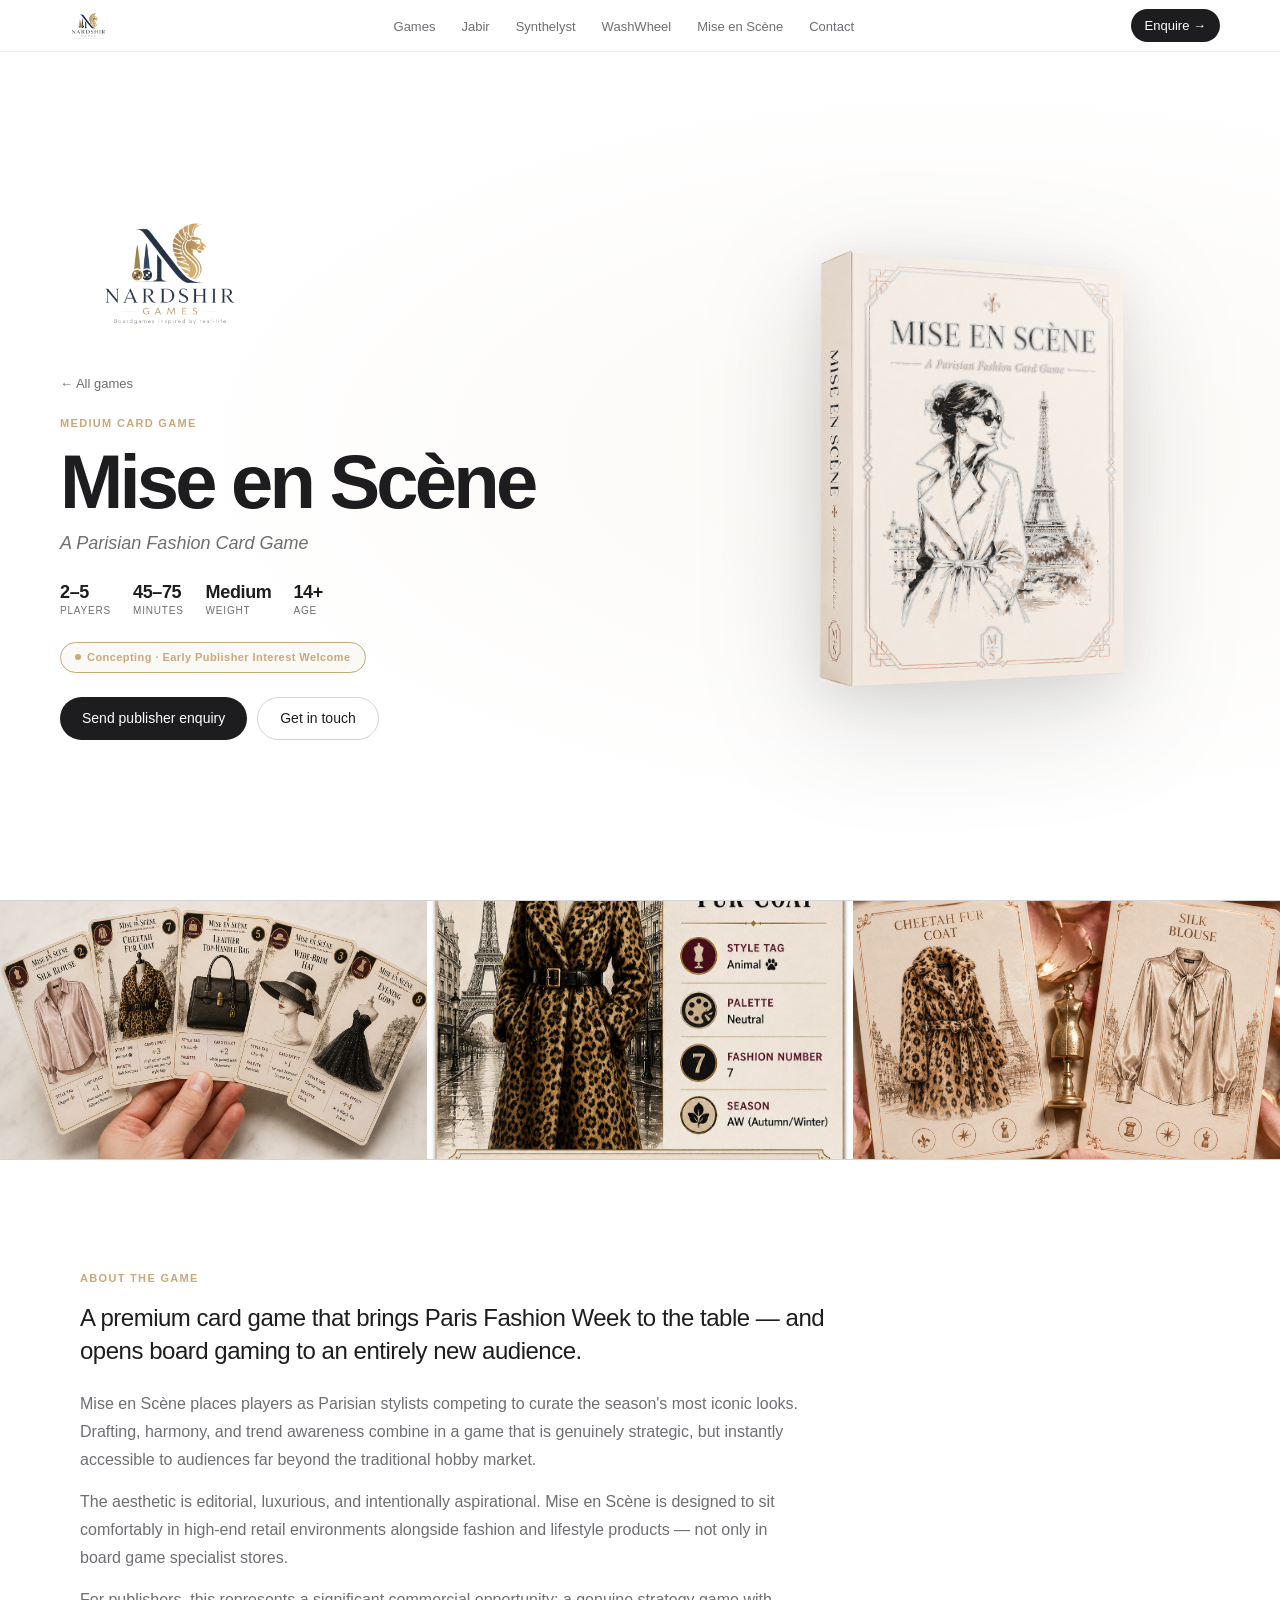
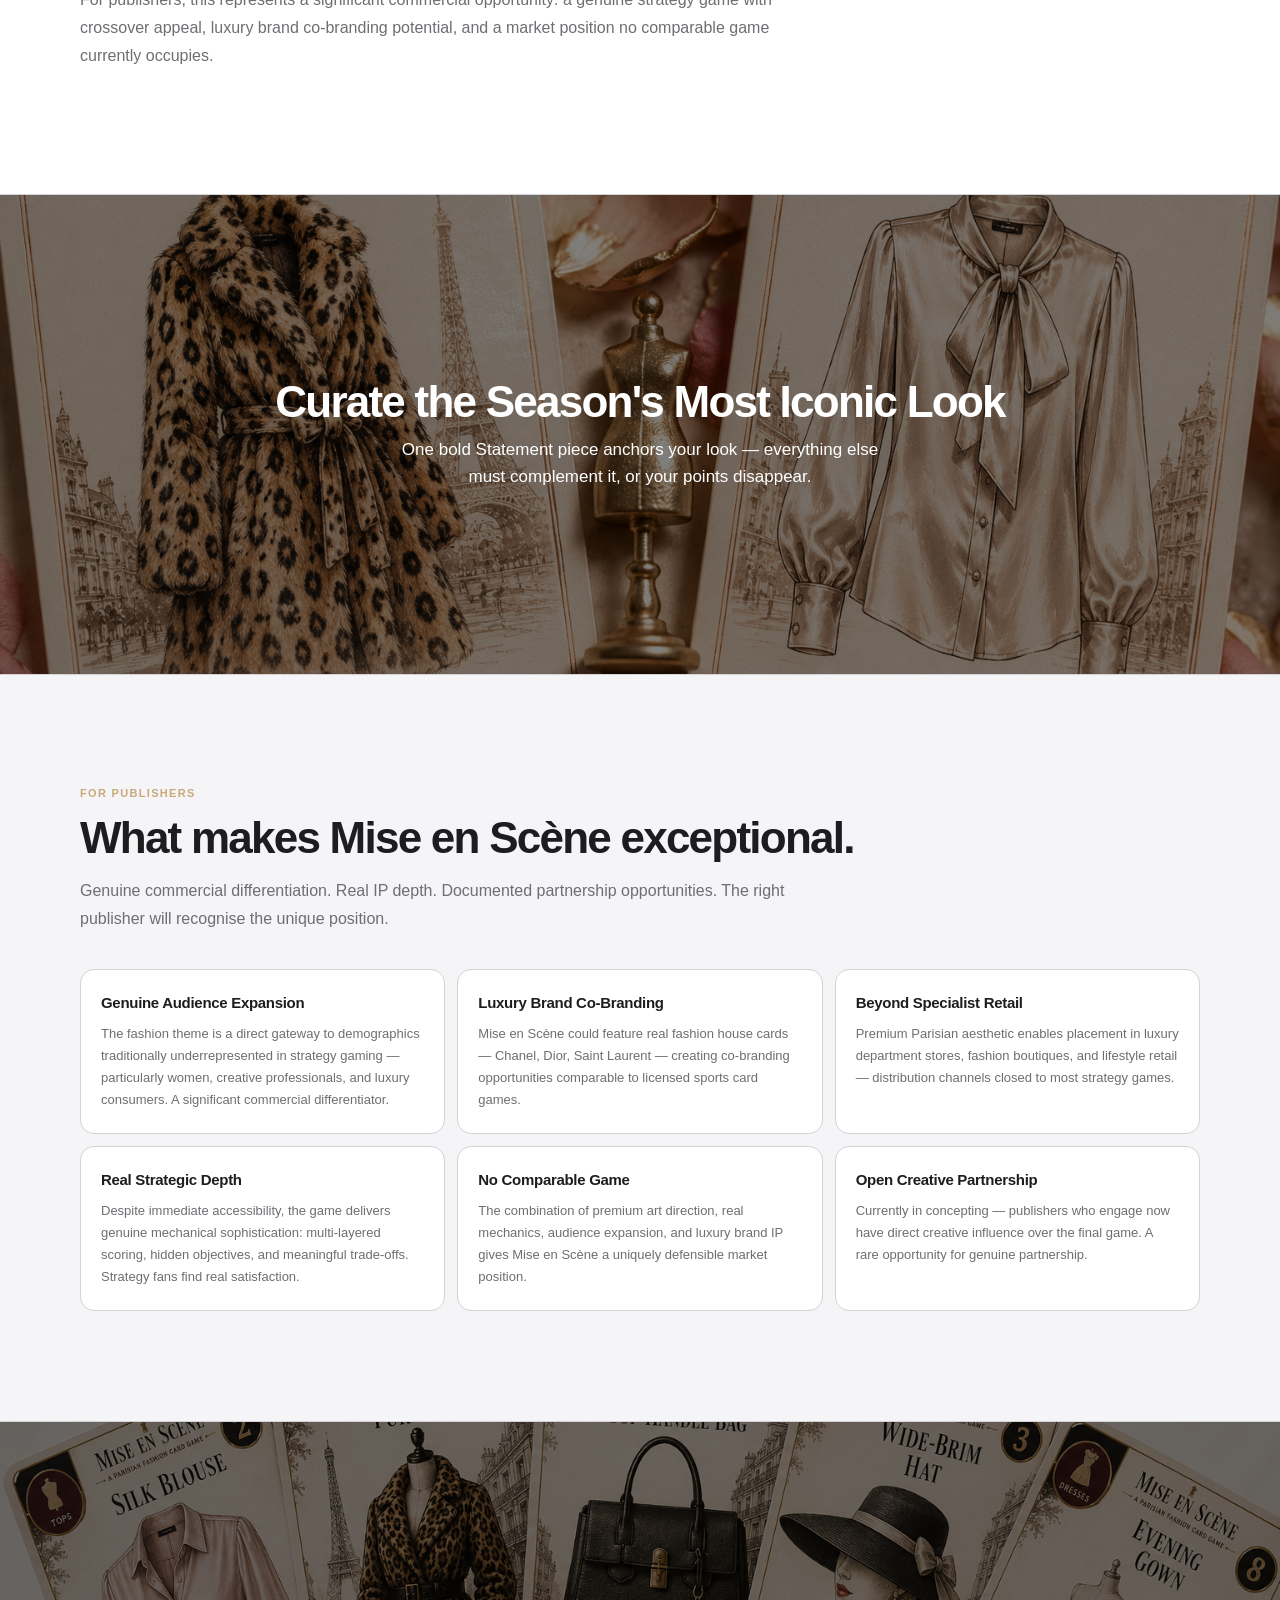
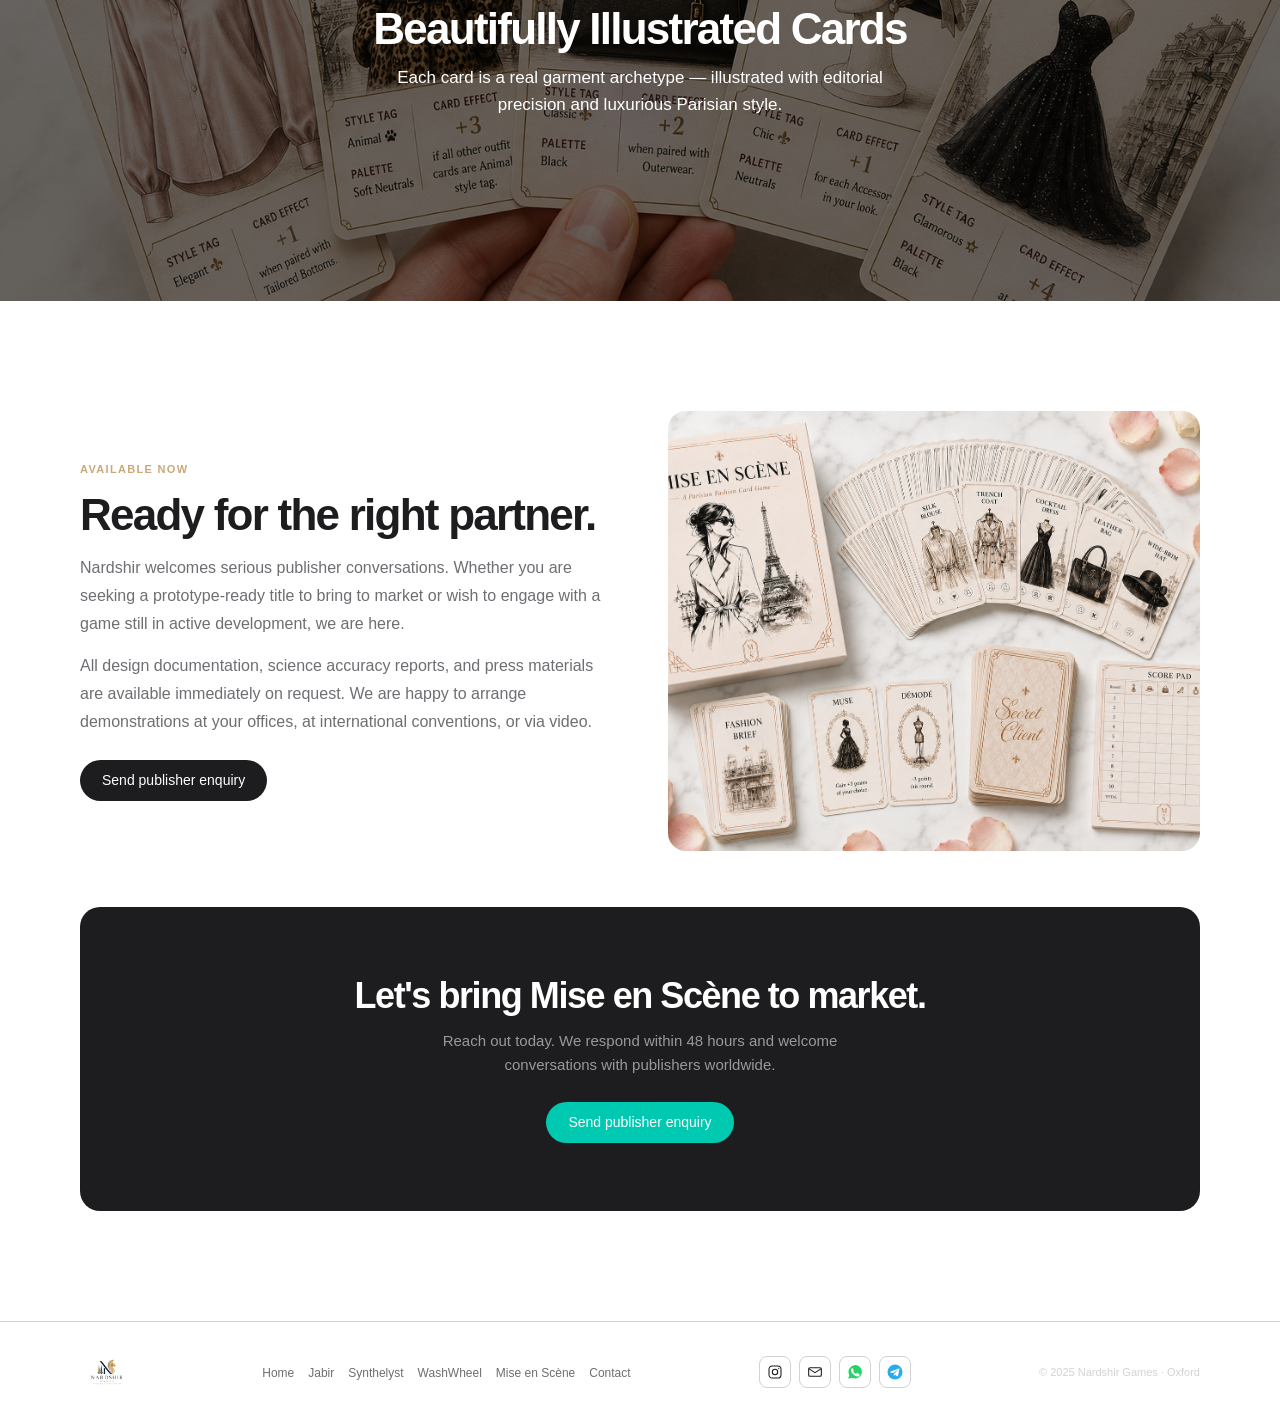
<file: mise-en-scene.html>
<!DOCTYPE html>
<html lang="en">
<head>
<meta charset="UTF-8">
<meta name="viewport" content="width=device-width, initial-scale=1.0">
<title>Mise en Scène — Nardshir Games</title>
<meta name="description" content="Mise en Scène: A Parisian Fashion Card Game. Concepting · Early Publisher Interest Welcome. Nardshir Games, Oxford.">
<link rel="stylesheet" href="style.css">
<style>
/* ─── GAME PAGE STYLES ─── */
:root { --ac: #c9a87a; --acl: rgba(201,168,122,.07); }

/* HERO */
.g-hero {
  position: relative;
  padding: 100px var(--pad-x) 60px;
  min-height: 88svh;
  display: grid;
  grid-template-columns: 1fr;
  gap: 36px;
  align-items: center;
  background: radial-gradient(ellipse at 75% 50%, rgba(201,168,122,.07) 0%, transparent 60%), #fff;
}
@media (min-width: 900px) {
  .g-hero {
    grid-template-columns: 1.1fr .9fr;
    gap: 60px;
    padding: 120px var(--pad-x) 80px;
    min-height: 100svh;
  }
}
.g-hero-left { max-width: 560px; }
.g-back { display: inline-flex; align-items: center; gap: 5px; font-size: 13px; color: var(--mid); margin-bottom: 22px; }
.g-back:hover { color: var(--black); }
.g-eyebrow { font-size: 11px; font-weight: 600; letter-spacing: .12em; text-transform: uppercase; color: var(--ac); margin-bottom: 14px; display: block; }
.g-title {
  font-size: clamp(40px, 7vw, 76px);
  font-weight: 700; letter-spacing: -.05em; line-height: .95;
  color: var(--black); margin-bottom: 12px;
}
.g-sub { font-size: clamp(15px, 2vw, 18px); color: var(--mid); margin-bottom: 26px; font-style: italic; }
.g-meta { display: flex; gap: 22px; flex-wrap: wrap; margin-bottom: 24px; }
.gm-item { display: flex; flex-direction: column; gap: 2px; }
.gm-n { font-size: 18px; font-weight: 700; letter-spacing: -.02em; color: var(--black); line-height: 1; }
.gm-l { font-size: 10px; text-transform: uppercase; letter-spacing: .08em; color: var(--mid); }
.g-status {
  display: inline-flex; align-items: center; gap: 6px;
  background: var(--acl); border: 1px solid #c9a87a;
  padding: 6px 14px; border-radius: 980px;
  font-size: 11px; font-weight: 600; color: var(--ac);
  letter-spacing: .04em; margin-bottom: 24px;
}
.g-status-dot { width: 6px; height: 6px; border-radius: 50%; background: var(--ac); animation: pulse 2.5s ease infinite; }
@keyframes pulse { 0%,100% { box-shadow: 0 0 0 0 var(--acl); } 70% { box-shadow: 0 0 0 8px transparent; } }
.g-btns { display: flex; gap: 10px; flex-wrap: wrap; }

.g-hero-right { position: relative; display: flex; align-items: center; justify-content: center; min-height: 320px; }
@media (min-width: 900px) { .g-hero-right { min-height: 480px; } }
.g-hero-box {
  width: min(75%, 280px);
  filter: drop-shadow(0 30px 60px rgba(0,0,0,.15)) drop-shadow(0 8px 24px rgba(0,0,0,.08));
  animation: heroBob 5.5s ease-in-out infinite;
}
@media (min-width: 900px) { .g-hero-box { width: min(80%, 380px); } }
.g-hero-box img { width: 100%; height: auto; }
@keyframes heroBob { 0%,100% { transform: translateY(0) rotate(-1.5deg); } 50% { transform: translateY(-14px) rotate(.5deg); } }

/* IMAGE STRIP after hero */
.g-strip {
  display: grid; grid-template-columns: 1fr 1fr 1fr;
  border-top: 1px solid var(--line); border-bottom: 1px solid var(--line);
  height: 180px;
}
@media (min-width: 768px) { .g-strip { height: 260px; } }
.g-strip-cell { overflow: hidden; position: relative; }
.g-strip-cell img { position: absolute; inset: 0; width: 100%; height: 100%; object-fit: cover; transition: transform .8s ease; }
.g-strip-cell:hover img { transform: scale(1.05); }

/* INTRO SECTION */
.g-section { padding: 80px var(--pad-x); }
@media (min-width: 768px) { .g-section { padding: 110px var(--pad-x); } }
.g-section-inner { max-width: var(--max); margin: 0 auto; }
.g-section.alt { background: var(--light); border-top: 1px solid var(--line); }
.g-ey { font-size: 11px; font-weight: 600; letter-spacing: .12em; text-transform: uppercase; color: var(--ac); margin-bottom: 14px; display: block; }
.g-h { font-size: clamp(28px, 4vw, 44px); font-weight: 700; letter-spacing: -.04em; line-height: 1.05; color: var(--black); margin-bottom: 16px; }
.g-lead { font-size: clamp(18px, 2.4vw, 24px); font-weight: 500; letter-spacing: -.02em; line-height: 1.4; color: var(--black); margin-bottom: 22px; max-width: 760px; }
.g-body { font-size: 16px; color: var(--mid); line-height: 1.75; margin-bottom: 14px; max-width: 720px; }

/* FEATURE GRID */
.feat-grid { display: grid; grid-template-columns: 1fr; gap: 12px; margin-top: 36px; }
@media (min-width: 640px) { .feat-grid { grid-template-columns: 1fr 1fr; } }
@media (min-width: 900px) { .feat-grid { grid-template-columns: 1fr 1fr 1fr; } }
.feat-card {
  background: #fff; border: 1px solid var(--line); border-radius: 14px;
  padding: 22px 20px; transition: box-shadow .3s, transform .3s, border-color .3s;
}
.feat-card:hover { box-shadow: 0 12px 40px rgba(0,0,0,.07); transform: translateY(-3px); border-color: var(--ac); }
.fc-title { font-size: 15px; font-weight: 600; color: var(--black); margin-bottom: 8px; letter-spacing: -.02em; }
.fc-body { font-size: 13px; color: var(--mid); line-height: 1.7; }

/* CINEMATIC STRIP */
.g-cin { position: relative; height: 360px; overflow: hidden; border-top: 1px solid var(--line); }
@media (min-width: 768px) { .g-cin { height: 480px; } }
.g-cin-img { position: absolute; inset: 0; width: 100%; height: 100%; object-fit: cover; }
.g-cin-tint { position: absolute; inset: 0; }
.g-cin-body {
  position: absolute; inset: 0;
  display: flex; flex-direction: column; align-items: center; justify-content: center;
  text-align: center; color: #fff; padding: 0 var(--pad-x);
}
.g-cin-h { font-size: clamp(24px, 4vw, 44px); font-weight: 700; letter-spacing: -.04em; line-height: 1.1; margin-bottom: 10px; }
.g-cin-p { font-size: clamp(14px, 1.8vw, 17px); opacity: .8; max-width: 500px; line-height: 1.6; }

/* PUBLISHER CTA */
.pub-cta {
  background: var(--black); border-radius: 20px;
  padding: 48px 28px; text-align: center;
  margin-top: 56px;
}
@media (min-width: 768px) { .pub-cta { padding: 68px 48px; } }
.pub-cta h3 { font-size: clamp(24px, 3.5vw, 36px); font-weight: 700; color: #fff; letter-spacing: -.04em; margin-bottom: 12px; line-height: 1.15; }
.pub-cta p { font-size: 15px; color: rgba(255,255,255,.55); max-width: 460px; margin: 0 auto 24px; line-height: 1.65; }

/* TWO-COL PUBLISHER */
.pub-two { display: grid; grid-template-columns: 1fr; gap: 28px; align-items: center; }
@media (min-width: 900px) { .pub-two { grid-template-columns: 1fr 1fr; gap: 56px; } }
.pub-two-img { border-radius: var(--radius); overflow: hidden; }
.pub-two-img img { width: 100%; height: 320px; object-fit: cover; }
@media (min-width: 900px) { .pub-two-img img { height: 440px; } }

.g-hero-brand {
  display: block;
  width: 180px;
  margin-bottom: 20px;
  transition: opacity .2s, transform .3s;
  opacity: .9;
}
.g-hero-brand:hover { opacity: 1; transform: scale(1.02); }
.g-hero-brand img { width: 100%; height: auto; display: block; }
@media (min-width: 768px) { .g-hero-brand { width: 220px; margin-bottom: 24px; } }
</style>
</head>
<body>

<div class="mob-nav" id="mobNav">
  <button class="mob-close" onclick="document.getElementById('mobNav').classList.remove('open')">✕</button>
  <a href="index.html">Home</a>
  <a href="index.html#games">All Games</a>
  <a href="jabir.html">Jabir</a>
  <a href="synthelyst.html">Synthelyst</a>
  <a href="washwheel.html">WashWheel</a>
  <a href="mise-en-scene.html">Mise en Scène</a>
  <a href="index.html#contact">Contact</a>
</div>

<nav class="nav" id="siteNav">
  <a href="index.html" class="nav-logo">
    <img src="nardshir_logo.png" alt="Nardshir Games" class="nav-wordmark">
  </a>
  <ul class="nav-links">
    <li><a href="index.html#games">Games</a></li>
    <li><a href="jabir.html">Jabir</a></li>
    <li><a href="synthelyst.html">Synthelyst</a></li>
    <li><a href="washwheel.html">WashWheel</a></li>
    <li><a href="mise-en-scene.html">Mise en Scène</a></li>
    <li><a href="index.html#contact">Contact</a></li>
  </ul>
  <a href="mailto:nardshir.games@gmail.com?subject=Publisher%20Enquiry%3A%20Mise%20en%20Scène&body=Hello%20Nardshir%2C%0A%0AI%20am%20interested%20in%20Mise%20en%20Scène.%20Please%20send%20your%20press%20kit.%0A%0AThank%20you." class="nav-cta-btn">Enquire →</a>
  <button class="hamburger" onclick="document.getElementById('mobNav').classList.toggle('open')"><span></span><span></span><span></span></button>
</nav>

<!-- HERO -->
<section class="g-hero">
  <div class="g-hero-left">
    <a href="index.html" class="g-hero-brand">
      <img src="nardshir_logo.png" alt="Nardshir Games">
    </a>
    <a href="index.html" class="g-back">← All games</a>
    <span class="g-eyebrow rv">Medium Card Game</span>
    <h1 class="g-title rv d1">Mise en Scène</h1>
    <p class="g-sub rv d1">A Parisian Fashion Card Game</p>
    <div class="g-meta rv d2">
      <div class="gm-item"><div class="gm-n">2–5</div><div class="gm-l">Players</div></div>
      <div class="gm-item"><div class="gm-n">45–75</div><div class="gm-l">Minutes</div></div>
      <div class="gm-item"><div class="gm-n">Medium</div><div class="gm-l">Weight</div></div>
      <div class="gm-item"><div class="gm-n">14+</div><div class="gm-l">Age</div></div>
    </div>
    <div class="rv d2"><span class="g-status"><span class="g-status-dot"></span>Concepting · Early Publisher Interest Welcome</span></div>
    <div class="g-btns rv d3">
      <a href="mailto:nardshir.games@gmail.com?subject=Publisher%20Enquiry%3A%20Mise%20en%20Scène&body=Hello%20Nardshir%2C%0A%0AI%20am%20interested%20in%20Mise%20en%20Scène.%20Please%20send%20your%20press%20kit.%0A%0AThank%20you." class="apple-btn ab-dark">Send publisher enquiry</a>
      <a href="index.html#contact" class="apple-btn ab-outline">Get in touch</a>
    </div>
  </div>
  <div class="g-hero-right rv d2">
    <div class="g-hero-box"><img src="mise_box.png" alt="Mise en Scène"></div>
  </div>
</section>

<!-- IMAGE STRIP -->
<div class="g-strip">
  <div class="g-strip-cell"><img src="mise_cards_hand.png" alt="" loading="lazy"></div>
  <div class="g-strip-cell"><img src="mise_card.png" alt="" loading="lazy"></div>
  <div class="g-strip-cell"><img src="mise_cards_detail.png" alt="" loading="lazy"></div>
</div>

<!-- INTRODUCTION -->
<section class="g-section">
<div class="g-section-inner">
  <span class="g-ey rv">About the Game</span>
  <p class="g-lead rv d1">A premium card game that brings Paris Fashion Week to the table — and opens board gaming to an entirely new audience.</p>
  <p class="g-body rv d2">Mise en Scène places players as Parisian stylists competing to curate the season's most iconic looks. Drafting, harmony, and trend awareness combine in a game that is genuinely strategic, but instantly accessible to audiences far beyond the traditional hobby market.</p>
  <p class="g-body rv d2">The aesthetic is editorial, luxurious, and intentionally aspirational. Mise en Scène is designed to sit comfortably in high-end retail environments alongside fashion and lifestyle products — not only in board game specialist stores.</p>
  <p class="g-body rv d3">For publishers, this represents a significant commercial opportunity: a genuine strategy game with crossover appeal, luxury brand co-branding potential, and a market position no comparable game currently occupies.</p>
</div>
</section>

<!-- CINEMATIC 1 -->
<div class="g-cin">
  <img class="g-cin-img" src="mise_cards_detail.png" alt="" loading="lazy">
  <div class="g-cin-tint" style="background:rgba(0,0,0,.5);"></div>
  <div class="g-cin-body">
    <h3 class="g-cin-h rv">Curate the Season's Most Iconic Look</h3>
    <p class="g-cin-p rv d1">One bold Statement piece anchors your look — everything else must complement it, or your points disappear.</p>
  </div>
</div>

<!-- WHY IT'S EXCEPTIONAL -->
<section class="g-section alt">
<div class="g-section-inner">
  <span class="g-ey rv">For Publishers</span>
  <h2 class="g-h rv d1">What makes Mise en Scène exceptional.</h2>
  <p class="g-body rv d2">Genuine commercial differentiation. Real IP depth. Documented partnership opportunities. The right publisher will recognise the unique position.</p>
  <div class="feat-grid">
    <div class="feat-card rv">
      <div class="fc-title">Genuine Audience Expansion</div>
      <p class="fc-body">The fashion theme is a direct gateway to demographics traditionally underrepresented in strategy gaming — particularly women, creative professionals, and luxury consumers. A significant commercial differentiator.</p>
    </div>
    <div class="feat-card rv">
      <div class="fc-title">Luxury Brand Co-Branding</div>
      <p class="fc-body">Mise en Scène could feature real fashion house cards — Chanel, Dior, Saint Laurent — creating co-branding opportunities comparable to licensed sports card games.</p>
    </div>
    <div class="feat-card rv">
      <div class="fc-title">Beyond Specialist Retail</div>
      <p class="fc-body">Premium Parisian aesthetic enables placement in luxury department stores, fashion boutiques, and lifestyle retail — distribution channels closed to most strategy games.</p>
    </div>
    <div class="feat-card rv">
      <div class="fc-title">Real Strategic Depth</div>
      <p class="fc-body">Despite immediate accessibility, the game delivers genuine mechanical sophistication: multi-layered scoring, hidden objectives, and meaningful trade-offs. Strategy fans find real satisfaction.</p>
    </div>
    <div class="feat-card rv">
      <div class="fc-title">No Comparable Game</div>
      <p class="fc-body">The combination of premium art direction, real mechanics, audience expansion, and luxury brand IP gives Mise en Scène a uniquely defensible market position.</p>
    </div>
    <div class="feat-card rv">
      <div class="fc-title">Open Creative Partnership</div>
      <p class="fc-body">Currently in concepting — publishers who engage now have direct creative influence over the final game. A rare opportunity for genuine partnership.</p>
    </div>

  </div>
</div>
</section>

<!-- CINEMATIC 2 -->
<div class="g-cin">
  <img class="g-cin-img" src="mise_cards_hand.png" alt="" loading="lazy">
  <div class="g-cin-tint" style="background:rgba(0,0,0,.55);"></div>
  <div class="g-cin-body">
    <h3 class="g-cin-h rv">Beautifully Illustrated Cards</h3>
    <p class="g-cin-p rv d1">Each card is a real garment archetype — illustrated with editorial precision and luxurious Parisian style.</p>
  </div>
</div>

<!-- TWO-COLUMN PUBLISHER SECTION -->
<section class="g-section">
<div class="g-section-inner">
  <div class="pub-two">
    <div>
      <span class="g-ey rv">Available Now</span>
      <h2 class="g-h rv d1">Ready for the right partner.</h2>
      <p class="g-body rv d2">Nardshir welcomes serious publisher conversations. Whether you are seeking a prototype-ready title to bring to market or wish to engage with a game still in active development, we are here.</p>
      <p class="g-body rv d2">All design documentation, science accuracy reports, and press materials are available immediately on request. We are happy to arrange demonstrations at your offices, at international conventions, or via video.</p>
      <div class="rv d3" style="margin-top:24px;">
        <a href="mailto:nardshir.games@gmail.com?subject=Publisher%20Enquiry%3A%20Mise%20en%20Scène&body=Hello%20Nardshir%2C%0A%0AI%20am%20interested%20in%20Mise%20en%20Scène.%20Please%20send%20your%20press%20kit.%0A%0AThank%20you." class="apple-btn ab-dark">Send publisher enquiry</a>
      </div>
    </div>
    <div class="pub-two-img rv d2">
      <img src="mise_spread.png" alt="Mise en Scène" loading="lazy">
    </div>
  </div>

  <div class="pub-cta rv">
    <h3>Let's bring Mise en Scène to market.</h3>
    <p>Reach out today. We respond within 48 hours and welcome conversations with publishers worldwide.</p>
    <a href="mailto:nardshir.games@gmail.com?subject=Publisher%20Enquiry%3A%20Mise%20en%20Scène&body=Hello%20Nardshir%2C%0A%0AI%20am%20interested%20in%20Mise%20en%20Scène.%20Please%20send%20your%20press%20kit.%0A%0AThank%20you." class="apple-btn ab-teal">Send publisher enquiry</a>
  </div>
</div>
</section>

<footer>
  <div class="foot-inner">
    <a href="index.html" class="foot-brand"><img src="nardshir_logo.png" alt="Nardshir Games" class="nav-wordmark"></a>
    <ul class="foot-nav">
      <li><a href="index.html">Home</a></li>
      <li><a href="jabir.html">Jabir</a></li>
      <li><a href="synthelyst.html">Synthelyst</a></li>
      <li><a href="washwheel.html">WashWheel</a></li>
      <li><a href="mise-en-scene.html">Mise en Scène</a></li>
      <li><a href="index.html#contact">Contact</a></li>
    </ul>
    <div class="foot-social">
      <a href="https://instagram.com/nardshir.games" target="_blank" title="Instagram"><svg width="16" height="16" viewBox="0 0 24 24" fill="none"><rect x="3" y="3" width="18" height="18" rx="5" stroke="#1d1d1f" stroke-width="1.6"/><circle cx="12" cy="12" r="4" stroke="#1d1d1f" stroke-width="1.6"/><circle cx="17.5" cy="6.5" r="1" fill="#1d1d1f"/></svg></a>
      <a href="mailto:nardshir.games@gmail.com" title="Email"><svg width="16" height="16" viewBox="0 0 24 24" fill="none"><rect x="2.5" y="5.5" width="19" height="13" rx="2" stroke="#1d1d1f" stroke-width="1.6"/><path d="M2.5 7l9.5 6 9.5-6" stroke="#1d1d1f" stroke-width="1.6"/></svg></a>
      <a href="https://wa.me/447541178881" target="_blank" title="WhatsApp"><svg width="18" height="18" viewBox="0 0 24 24" fill="none"><path d="M3 21l1.4-5.1A8.9 8.9 0 1 1 8.1 19.6L3 21z" fill="#25D366"/><path d="M16.7 14c-.2-.1-1.5-.7-1.7-.8-.2-.1-.4-.1-.6.1l-.8 1c-.1.2-.3.2-.5.1a7 7 0 0 1-3.5-3 .4.4 0 0 1 .1-.5l.6-.8c.1-.2.1-.4 0-.5-.1-.1-.7-1.5-.9-2.1-.2-.5-.5-.4-.6-.4h-.5c-.2 0-.5.1-.7.3-.3.3-1 1-1 2.4s1 2.8 1.2 3c.1.2 2.1 3.3 5.1 4.5 2.5 1 3 .8 3.6.7.5 0 1.5-.6 1.7-1.2.2-.6.2-1.1.1-1.2l-.6-.3z" fill="#fff"/></svg></a>
      <a href="https://t.me/mehrad_nia" target="_blank" title="Telegram"><svg width="18" height="18" viewBox="0 0 24 24" fill="none"><circle cx="12" cy="12" r="10" fill="#2AABEE"/><path d="M5.5 11.8l11.6-4.5c.5-.2 1 .1.9.7l-2 9.4c-.1.5-.5.7-1 .4l-2.8-2.1-1.4 1.3c-.2.1-.3.2-.5.2l.2-2.9 5.3-4.8c.2-.2 0-.3-.3-.1l-6.6 4.1-2.8-.9c-.6-.2-.6-.6.1-.8z" fill="#fff"/></svg></a>
    </div>
    <span class="foot-copy">© 2025 Nardshir Games · Oxford</span>
  </div>
</footer>

<script>
window.addEventListener('scroll',()=>{document.getElementById('siteNav').style.boxShadow = scrollY > 20 ? '0 1px 0 rgba(0,0,0,.08)' : 'none';},{passive:true});
const obs=new IntersectionObserver(entries=>{
  entries.forEach(e=>{if(e.isIntersecting){e.target.classList.add('on');obs.unobserve(e.target);}});
},{threshold:.1,rootMargin:'0px 0px -60px 0px'});
document.querySelectorAll('.rv').forEach(el=>obs.observe(el));
</script>
</body>
</html>
</file>
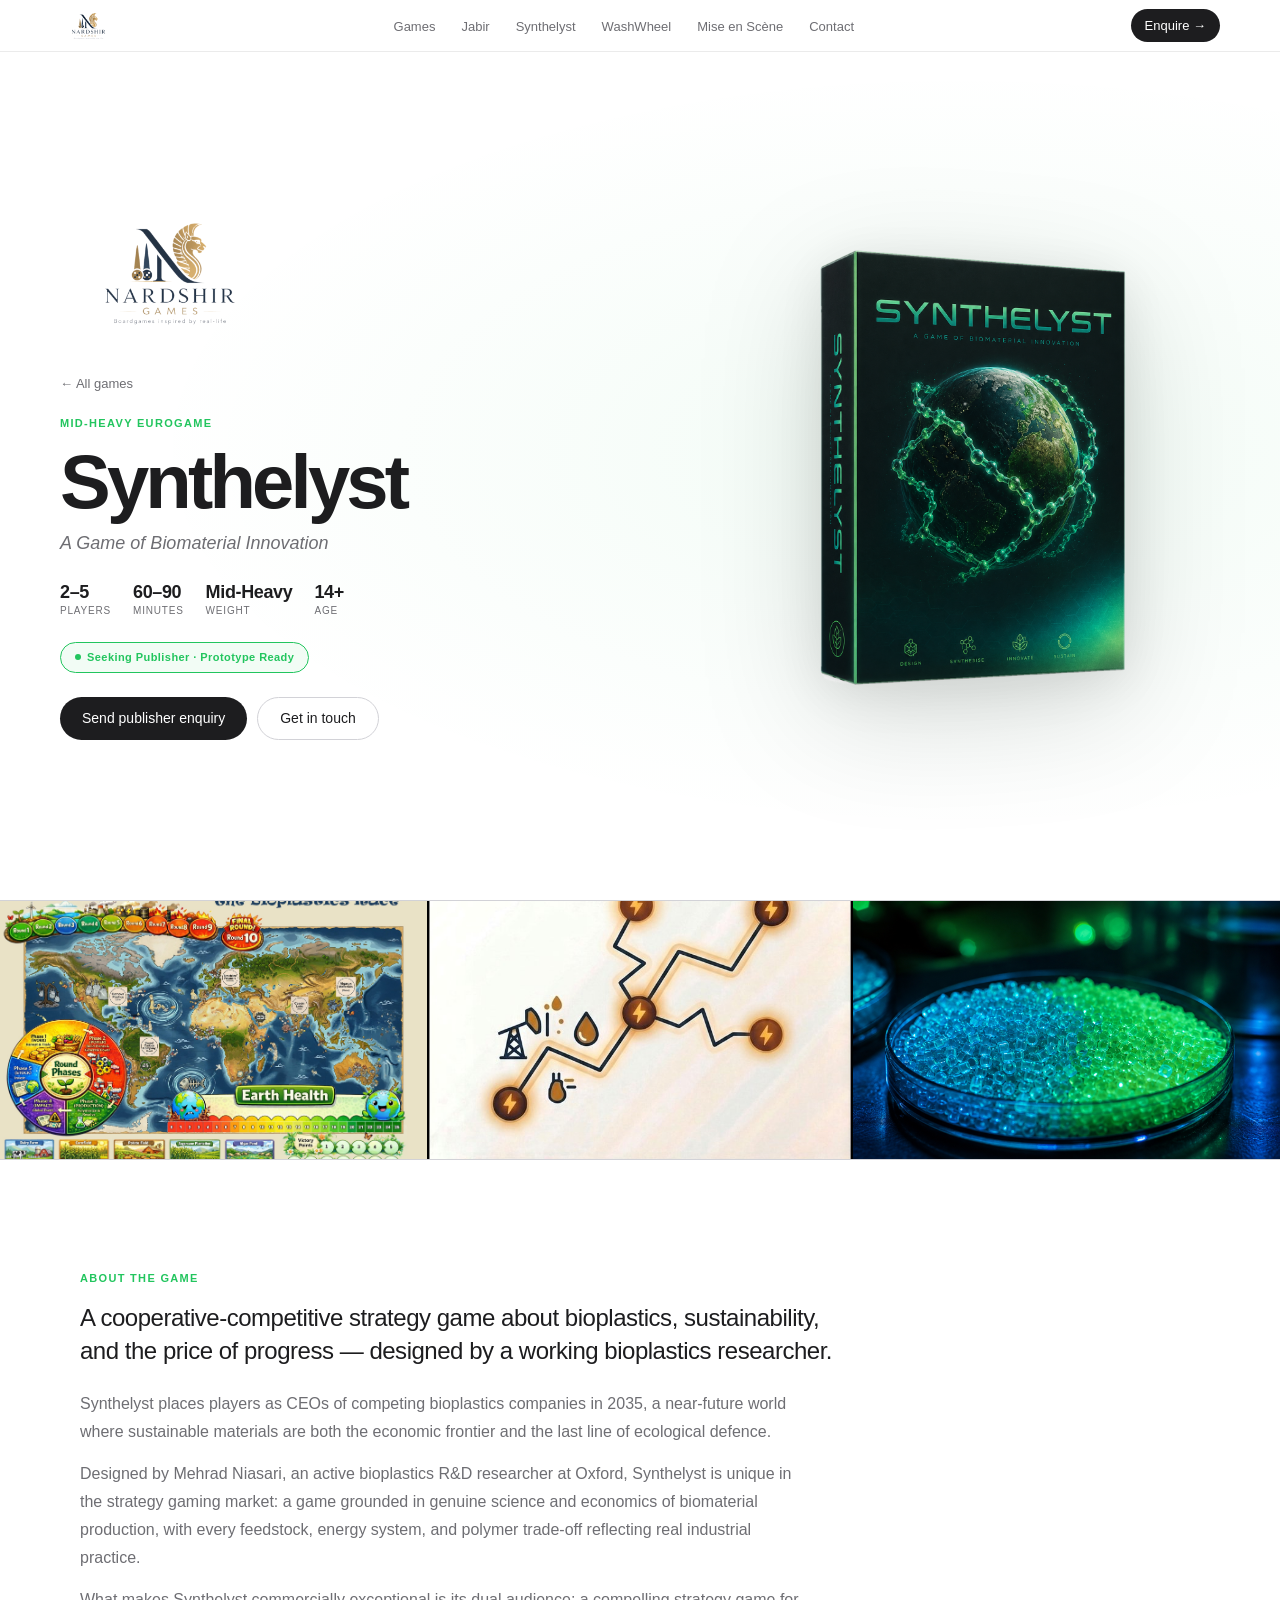
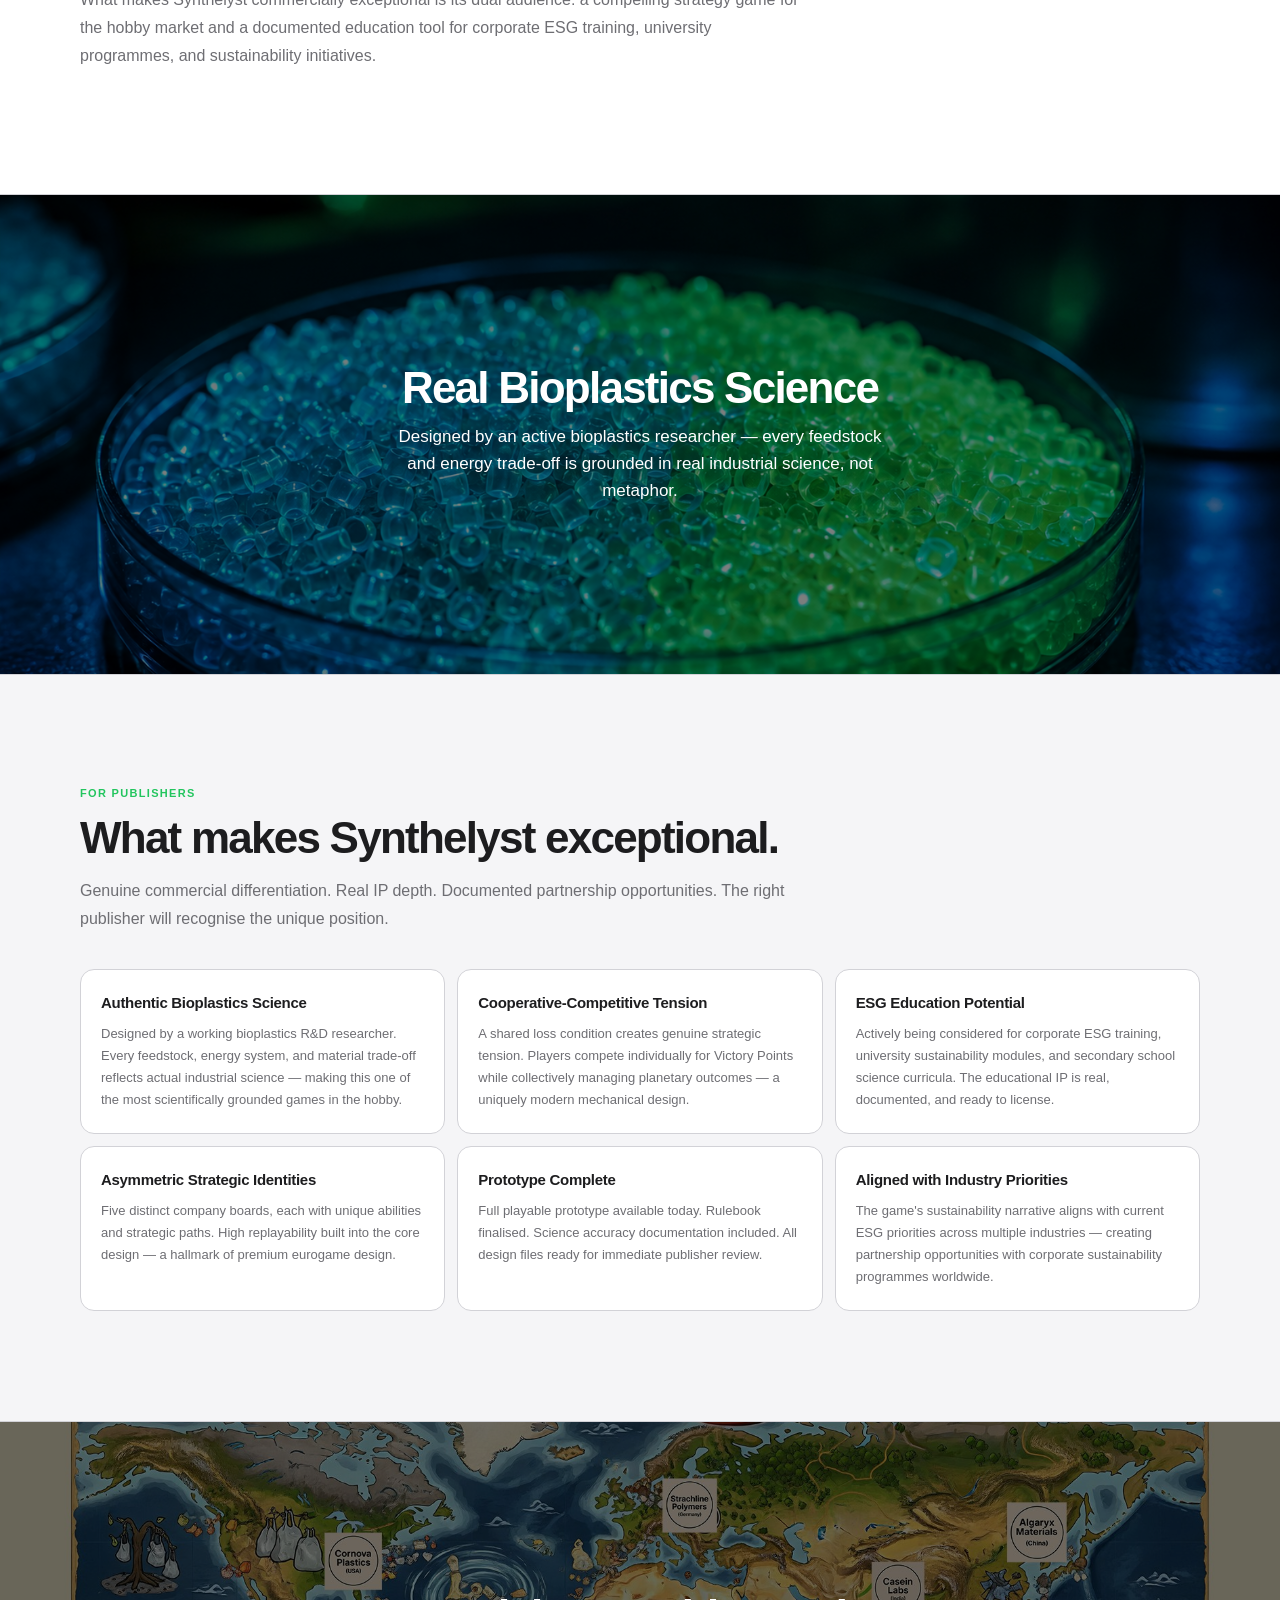
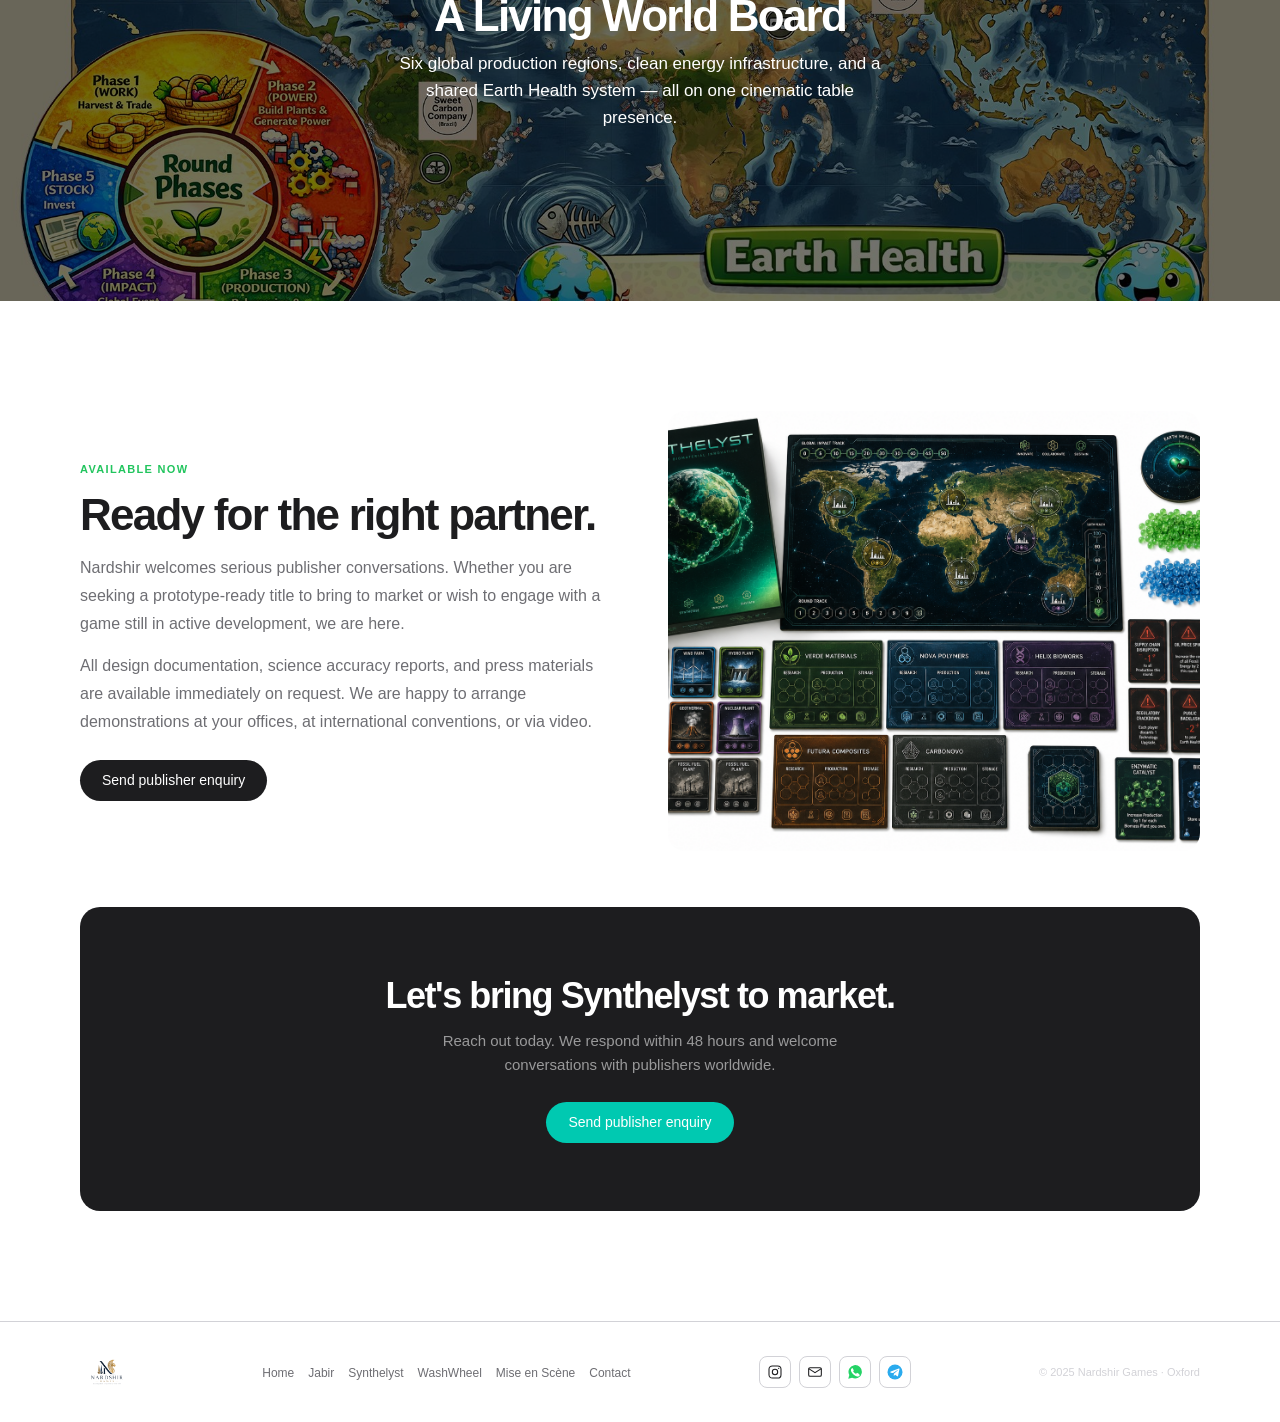
<file: synthelyst.html>
<!DOCTYPE html>
<html lang="en">
<head>
<meta charset="UTF-8">
<meta name="viewport" content="width=device-width, initial-scale=1.0">
<title>Synthelyst — Nardshir Games</title>
<meta name="description" content="Synthelyst: A Game of Biomaterial Innovation. Seeking Publisher · Prototype Ready. Nardshir Games, Oxford.">
<link rel="stylesheet" href="style.css">
<style>
/* ─── GAME PAGE STYLES ─── */
:root { --ac: #22c55e; --acl: rgba(34,197,94,.06); }

/* HERO */
.g-hero {
  position: relative;
  padding: 100px var(--pad-x) 60px;
  min-height: 88svh;
  display: grid;
  grid-template-columns: 1fr;
  gap: 36px;
  align-items: center;
  background: radial-gradient(ellipse at 75% 50%, rgba(34,197,94,.06) 0%, transparent 60%), #fff;
}
@media (min-width: 900px) {
  .g-hero {
    grid-template-columns: 1.1fr .9fr;
    gap: 60px;
    padding: 120px var(--pad-x) 80px;
    min-height: 100svh;
  }
}
.g-hero-left { max-width: 560px; }
.g-back { display: inline-flex; align-items: center; gap: 5px; font-size: 13px; color: var(--mid); margin-bottom: 22px; }
.g-back:hover { color: var(--black); }
.g-eyebrow { font-size: 11px; font-weight: 600; letter-spacing: .12em; text-transform: uppercase; color: var(--ac); margin-bottom: 14px; display: block; }
.g-title {
  font-size: clamp(40px, 7vw, 76px);
  font-weight: 700; letter-spacing: -.05em; line-height: .95;
  color: var(--black); margin-bottom: 12px;
}
.g-sub { font-size: clamp(15px, 2vw, 18px); color: var(--mid); margin-bottom: 26px; font-style: italic; }
.g-meta { display: flex; gap: 22px; flex-wrap: wrap; margin-bottom: 24px; }
.gm-item { display: flex; flex-direction: column; gap: 2px; }
.gm-n { font-size: 18px; font-weight: 700; letter-spacing: -.02em; color: var(--black); line-height: 1; }
.gm-l { font-size: 10px; text-transform: uppercase; letter-spacing: .08em; color: var(--mid); }
.g-status {
  display: inline-flex; align-items: center; gap: 6px;
  background: var(--acl); border: 1px solid #22c55e;
  padding: 6px 14px; border-radius: 980px;
  font-size: 11px; font-weight: 600; color: var(--ac);
  letter-spacing: .04em; margin-bottom: 24px;
}
.g-status-dot { width: 6px; height: 6px; border-radius: 50%; background: var(--ac); animation: pulse 2.5s ease infinite; }
@keyframes pulse { 0%,100% { box-shadow: 0 0 0 0 var(--acl); } 70% { box-shadow: 0 0 0 8px transparent; } }
.g-btns { display: flex; gap: 10px; flex-wrap: wrap; }

.g-hero-right { position: relative; display: flex; align-items: center; justify-content: center; min-height: 320px; }
@media (min-width: 900px) { .g-hero-right { min-height: 480px; } }
.g-hero-box {
  width: min(75%, 280px);
  filter: drop-shadow(0 30px 60px rgba(0,0,0,.15)) drop-shadow(0 8px 24px rgba(0,0,0,.08));
  animation: heroBob 5.5s ease-in-out infinite;
}
@media (min-width: 900px) { .g-hero-box { width: min(80%, 380px); } }
.g-hero-box img { width: 100%; height: auto; }
@keyframes heroBob { 0%,100% { transform: translateY(0) rotate(-1.5deg); } 50% { transform: translateY(-14px) rotate(.5deg); } }

/* IMAGE STRIP after hero */
.g-strip {
  display: grid; grid-template-columns: 1fr 1fr 1fr;
  border-top: 1px solid var(--line); border-bottom: 1px solid var(--line);
  height: 180px;
}
@media (min-width: 768px) { .g-strip { height: 260px; } }
.g-strip-cell { overflow: hidden; position: relative; }
.g-strip-cell img { position: absolute; inset: 0; width: 100%; height: 100%; object-fit: cover; transition: transform .8s ease; }
.g-strip-cell:hover img { transform: scale(1.05); }

/* INTRO SECTION */
.g-section { padding: 80px var(--pad-x); }
@media (min-width: 768px) { .g-section { padding: 110px var(--pad-x); } }
.g-section-inner { max-width: var(--max); margin: 0 auto; }
.g-section.alt { background: var(--light); border-top: 1px solid var(--line); }
.g-ey { font-size: 11px; font-weight: 600; letter-spacing: .12em; text-transform: uppercase; color: var(--ac); margin-bottom: 14px; display: block; }
.g-h { font-size: clamp(28px, 4vw, 44px); font-weight: 700; letter-spacing: -.04em; line-height: 1.05; color: var(--black); margin-bottom: 16px; }
.g-lead { font-size: clamp(18px, 2.4vw, 24px); font-weight: 500; letter-spacing: -.02em; line-height: 1.4; color: var(--black); margin-bottom: 22px; max-width: 760px; }
.g-body { font-size: 16px; color: var(--mid); line-height: 1.75; margin-bottom: 14px; max-width: 720px; }

/* FEATURE GRID */
.feat-grid { display: grid; grid-template-columns: 1fr; gap: 12px; margin-top: 36px; }
@media (min-width: 640px) { .feat-grid { grid-template-columns: 1fr 1fr; } }
@media (min-width: 900px) { .feat-grid { grid-template-columns: 1fr 1fr 1fr; } }
.feat-card {
  background: #fff; border: 1px solid var(--line); border-radius: 14px;
  padding: 22px 20px; transition: box-shadow .3s, transform .3s, border-color .3s;
}
.feat-card:hover { box-shadow: 0 12px 40px rgba(0,0,0,.07); transform: translateY(-3px); border-color: var(--ac); }
.fc-title { font-size: 15px; font-weight: 600; color: var(--black); margin-bottom: 8px; letter-spacing: -.02em; }
.fc-body { font-size: 13px; color: var(--mid); line-height: 1.7; }

/* CINEMATIC STRIP */
.g-cin { position: relative; height: 360px; overflow: hidden; border-top: 1px solid var(--line); }
@media (min-width: 768px) { .g-cin { height: 480px; } }
.g-cin-img { position: absolute; inset: 0; width: 100%; height: 100%; object-fit: cover; }
.g-cin-tint { position: absolute; inset: 0; }
.g-cin-body {
  position: absolute; inset: 0;
  display: flex; flex-direction: column; align-items: center; justify-content: center;
  text-align: center; color: #fff; padding: 0 var(--pad-x);
}
.g-cin-h { font-size: clamp(24px, 4vw, 44px); font-weight: 700; letter-spacing: -.04em; line-height: 1.1; margin-bottom: 10px; }
.g-cin-p { font-size: clamp(14px, 1.8vw, 17px); opacity: .8; max-width: 500px; line-height: 1.6; }

/* PUBLISHER CTA */
.pub-cta {
  background: var(--black); border-radius: 20px;
  padding: 48px 28px; text-align: center;
  margin-top: 56px;
}
@media (min-width: 768px) { .pub-cta { padding: 68px 48px; } }
.pub-cta h3 { font-size: clamp(24px, 3.5vw, 36px); font-weight: 700; color: #fff; letter-spacing: -.04em; margin-bottom: 12px; line-height: 1.15; }
.pub-cta p { font-size: 15px; color: rgba(255,255,255,.55); max-width: 460px; margin: 0 auto 24px; line-height: 1.65; }

/* TWO-COL PUBLISHER */
.pub-two { display: grid; grid-template-columns: 1fr; gap: 28px; align-items: center; }
@media (min-width: 900px) { .pub-two { grid-template-columns: 1fr 1fr; gap: 56px; } }
.pub-two-img { border-radius: var(--radius); overflow: hidden; }
.pub-two-img img { width: 100%; height: 320px; object-fit: cover; }
@media (min-width: 900px) { .pub-two-img img { height: 440px; } }

.g-hero-brand {
  display: block;
  width: 180px;
  margin-bottom: 20px;
  transition: opacity .2s, transform .3s;
  opacity: .9;
}
.g-hero-brand:hover { opacity: 1; transform: scale(1.02); }
.g-hero-brand img { width: 100%; height: auto; display: block; }
@media (min-width: 768px) { .g-hero-brand { width: 220px; margin-bottom: 24px; } }
</style>
</head>
<body>

<div class="mob-nav" id="mobNav">
  <button class="mob-close" onclick="document.getElementById('mobNav').classList.remove('open')">✕</button>
  <a href="index.html">Home</a>
  <a href="index.html#games">All Games</a>
  <a href="jabir.html">Jabir</a>
  <a href="synthelyst.html">Synthelyst</a>
  <a href="washwheel.html">WashWheel</a>
  <a href="mise-en-scene.html">Mise en Scène</a>
  <a href="index.html#contact">Contact</a>
</div>

<nav class="nav" id="siteNav">
  <a href="index.html" class="nav-logo">
    <img src="nardshir_logo.png" alt="Nardshir Games" class="nav-wordmark">
  </a>
  <ul class="nav-links">
    <li><a href="index.html#games">Games</a></li>
    <li><a href="jabir.html">Jabir</a></li>
    <li><a href="synthelyst.html">Synthelyst</a></li>
    <li><a href="washwheel.html">WashWheel</a></li>
    <li><a href="mise-en-scene.html">Mise en Scène</a></li>
    <li><a href="index.html#contact">Contact</a></li>
  </ul>
  <a href="mailto:nardshir.games@gmail.com?subject=Publisher%20Enquiry%3A%20Synthelyst&body=Hello%20Nardshir%2C%0A%0AI%20am%20interested%20in%20Synthelyst.%20Please%20send%20your%20press%20kit.%0A%0AThank%20you." class="nav-cta-btn">Enquire →</a>
  <button class="hamburger" onclick="document.getElementById('mobNav').classList.toggle('open')"><span></span><span></span><span></span></button>
</nav>

<!-- HERO -->
<section class="g-hero">
  <div class="g-hero-left">
    <a href="index.html" class="g-hero-brand">
      <img src="nardshir_logo.png" alt="Nardshir Games">
    </a>
    <a href="index.html" class="g-back">← All games</a>
    <span class="g-eyebrow rv">Mid-Heavy Eurogame</span>
    <h1 class="g-title rv d1">Synthelyst</h1>
    <p class="g-sub rv d1">A Game of Biomaterial Innovation</p>
    <div class="g-meta rv d2">
      <div class="gm-item"><div class="gm-n">2–5</div><div class="gm-l">Players</div></div>
      <div class="gm-item"><div class="gm-n">60–90</div><div class="gm-l">Minutes</div></div>
      <div class="gm-item"><div class="gm-n">Mid-Heavy</div><div class="gm-l">Weight</div></div>
      <div class="gm-item"><div class="gm-n">14+</div><div class="gm-l">Age</div></div>
    </div>
    <div class="rv d2"><span class="g-status"><span class="g-status-dot"></span>Seeking Publisher · Prototype Ready</span></div>
    <div class="g-btns rv d3">
      <a href="mailto:nardshir.games@gmail.com?subject=Publisher%20Enquiry%3A%20Synthelyst&body=Hello%20Nardshir%2C%0A%0AI%20am%20interested%20in%20Synthelyst.%20Please%20send%20your%20press%20kit.%0A%0AThank%20you." class="apple-btn ab-dark">Send publisher enquiry</a>
      <a href="index.html#contact" class="apple-btn ab-outline">Get in touch</a>
    </div>
  </div>
  <div class="g-hero-right rv d2">
    <div class="g-hero-box"><img src="synthelyst_box.png" alt="Synthelyst"></div>
  </div>
</section>

<!-- IMAGE STRIP -->
<div class="g-strip">
  <div class="g-strip-cell"><img src="synthelyst_board.png" alt="" loading="lazy"></div>
  <div class="g-strip-cell"><img src="synthelyst_card1.png" alt="" loading="lazy"></div>
  <div class="g-strip-cell"><img src="synthelyst_pellets.png" alt="" loading="lazy"></div>
</div>

<!-- INTRODUCTION -->
<section class="g-section">
<div class="g-section-inner">
  <span class="g-ey rv">About the Game</span>
  <p class="g-lead rv d1">A cooperative-competitive strategy game about bioplastics, sustainability, and the price of progress — designed by a working bioplastics researcher.</p>
  <p class="g-body rv d2">Synthelyst places players as CEOs of competing bioplastics companies in 2035, a near-future world where sustainable materials are both the economic frontier and the last line of ecological defence.</p>
  <p class="g-body rv d2">Designed by Mehrad Niasari, an active bioplastics R&D researcher at Oxford, Synthelyst is unique in the strategy gaming market: a game grounded in genuine science and economics of biomaterial production, with every feedstock, energy system, and polymer trade-off reflecting real industrial practice.</p>
  <p class="g-body rv d3">What makes Synthelyst commercially exceptional is its dual audience: a compelling strategy game for the hobby market and a documented education tool for corporate ESG training, university programmes, and sustainability initiatives.</p>
</div>
</section>

<!-- CINEMATIC 1 -->
<div class="g-cin">
  <img class="g-cin-img" src="synthelyst_pellets.png" alt="" loading="lazy">
  <div class="g-cin-tint" style="background:rgba(0,0,0,.5);"></div>
  <div class="g-cin-body">
    <h3 class="g-cin-h rv">Real Bioplastics Science</h3>
    <p class="g-cin-p rv d1">Designed by an active bioplastics researcher — every feedstock and energy trade-off is grounded in real industrial science, not metaphor.</p>
  </div>
</div>

<!-- WHY IT'S EXCEPTIONAL -->
<section class="g-section alt">
<div class="g-section-inner">
  <span class="g-ey rv">For Publishers</span>
  <h2 class="g-h rv d1">What makes Synthelyst exceptional.</h2>
  <p class="g-body rv d2">Genuine commercial differentiation. Real IP depth. Documented partnership opportunities. The right publisher will recognise the unique position.</p>
  <div class="feat-grid">
    <div class="feat-card rv">
      <div class="fc-title">Authentic Bioplastics Science</div>
      <p class="fc-body">Designed by a working bioplastics R&D researcher. Every feedstock, energy system, and material trade-off reflects actual industrial science — making this one of the most scientifically grounded games in the hobby.</p>
    </div>
    <div class="feat-card rv">
      <div class="fc-title">Cooperative-Competitive Tension</div>
      <p class="fc-body">A shared loss condition creates genuine strategic tension. Players compete individually for Victory Points while collectively managing planetary outcomes — a uniquely modern mechanical design.</p>
    </div>
    <div class="feat-card rv">
      <div class="fc-title">ESG Education Potential</div>
      <p class="fc-body">Actively being considered for corporate ESG training, university sustainability modules, and secondary school science curricula. The educational IP is real, documented, and ready to license.</p>
    </div>
    <div class="feat-card rv">
      <div class="fc-title">Asymmetric Strategic Identities</div>
      <p class="fc-body">Five distinct company boards, each with unique abilities and strategic paths. High replayability built into the core design — a hallmark of premium eurogame design.</p>
    </div>
    <div class="feat-card rv">
      <div class="fc-title">Prototype Complete</div>
      <p class="fc-body">Full playable prototype available today. Rulebook finalised. Science accuracy documentation included. All design files ready for immediate publisher review.</p>
    </div>
    <div class="feat-card rv">
      <div class="fc-title">Aligned with Industry Priorities</div>
      <p class="fc-body">The game's sustainability narrative aligns with current ESG priorities across multiple industries — creating partnership opportunities with corporate sustainability programmes worldwide.</p>
    </div>

  </div>
</div>
</section>

<!-- CINEMATIC 2 -->
<div class="g-cin">
  <img class="g-cin-img" src="synthelyst_board.png" alt="" loading="lazy">
  <div class="g-cin-tint" style="background:rgba(0,0,0,.55);"></div>
  <div class="g-cin-body">
    <h3 class="g-cin-h rv">A Living World Board</h3>
    <p class="g-cin-p rv d1">Six global production regions, clean energy infrastructure, and a shared Earth Health system — all on one cinematic table presence.</p>
  </div>
</div>

<!-- TWO-COLUMN PUBLISHER SECTION -->
<section class="g-section">
<div class="g-section-inner">
  <div class="pub-two">
    <div>
      <span class="g-ey rv">Available Now</span>
      <h2 class="g-h rv d1">Ready for the right partner.</h2>
      <p class="g-body rv d2">Nardshir welcomes serious publisher conversations. Whether you are seeking a prototype-ready title to bring to market or wish to engage with a game still in active development, we are here.</p>
      <p class="g-body rv d2">All design documentation, science accuracy reports, and press materials are available immediately on request. We are happy to arrange demonstrations at your offices, at international conventions, or via video.</p>
      <div class="rv d3" style="margin-top:24px;">
        <a href="mailto:nardshir.games@gmail.com?subject=Publisher%20Enquiry%3A%20Synthelyst&body=Hello%20Nardshir%2C%0A%0AI%20am%20interested%20in%20Synthelyst.%20Please%20send%20your%20press%20kit.%0A%0AThank%20you." class="apple-btn ab-dark">Send publisher enquiry</a>
      </div>
    </div>
    <div class="pub-two-img rv d2">
      <img src="synthelyst_spread.png" alt="Synthelyst" loading="lazy">
    </div>
  </div>

  <div class="pub-cta rv">
    <h3>Let's bring Synthelyst to market.</h3>
    <p>Reach out today. We respond within 48 hours and welcome conversations with publishers worldwide.</p>
    <a href="mailto:nardshir.games@gmail.com?subject=Publisher%20Enquiry%3A%20Synthelyst&body=Hello%20Nardshir%2C%0A%0AI%20am%20interested%20in%20Synthelyst.%20Please%20send%20your%20press%20kit.%0A%0AThank%20you." class="apple-btn ab-teal">Send publisher enquiry</a>
  </div>
</div>
</section>

<footer>
  <div class="foot-inner">
    <a href="index.html" class="foot-brand"><img src="nardshir_logo.png" alt="Nardshir Games" class="nav-wordmark"></a>
    <ul class="foot-nav">
      <li><a href="index.html">Home</a></li>
      <li><a href="jabir.html">Jabir</a></li>
      <li><a href="synthelyst.html">Synthelyst</a></li>
      <li><a href="washwheel.html">WashWheel</a></li>
      <li><a href="mise-en-scene.html">Mise en Scène</a></li>
      <li><a href="index.html#contact">Contact</a></li>
    </ul>
    <div class="foot-social">
      <a href="https://instagram.com/nardshir.games" target="_blank" title="Instagram"><svg width="16" height="16" viewBox="0 0 24 24" fill="none"><rect x="3" y="3" width="18" height="18" rx="5" stroke="#1d1d1f" stroke-width="1.6"/><circle cx="12" cy="12" r="4" stroke="#1d1d1f" stroke-width="1.6"/><circle cx="17.5" cy="6.5" r="1" fill="#1d1d1f"/></svg></a>
      <a href="mailto:nardshir.games@gmail.com" title="Email"><svg width="16" height="16" viewBox="0 0 24 24" fill="none"><rect x="2.5" y="5.5" width="19" height="13" rx="2" stroke="#1d1d1f" stroke-width="1.6"/><path d="M2.5 7l9.5 6 9.5-6" stroke="#1d1d1f" stroke-width="1.6"/></svg></a>
      <a href="https://wa.me/447541178881" target="_blank" title="WhatsApp"><svg width="18" height="18" viewBox="0 0 24 24" fill="none"><path d="M3 21l1.4-5.1A8.9 8.9 0 1 1 8.1 19.6L3 21z" fill="#25D366"/><path d="M16.7 14c-.2-.1-1.5-.7-1.7-.8-.2-.1-.4-.1-.6.1l-.8 1c-.1.2-.3.2-.5.1a7 7 0 0 1-3.5-3 .4.4 0 0 1 .1-.5l.6-.8c.1-.2.1-.4 0-.5-.1-.1-.7-1.5-.9-2.1-.2-.5-.5-.4-.6-.4h-.5c-.2 0-.5.1-.7.3-.3.3-1 1-1 2.4s1 2.8 1.2 3c.1.2 2.1 3.3 5.1 4.5 2.5 1 3 .8 3.6.7.5 0 1.5-.6 1.7-1.2.2-.6.2-1.1.1-1.2l-.6-.3z" fill="#fff"/></svg></a>
      <a href="https://t.me/mehrad_nia" target="_blank" title="Telegram"><svg width="18" height="18" viewBox="0 0 24 24" fill="none"><circle cx="12" cy="12" r="10" fill="#2AABEE"/><path d="M5.5 11.8l11.6-4.5c.5-.2 1 .1.9.7l-2 9.4c-.1.5-.5.7-1 .4l-2.8-2.1-1.4 1.3c-.2.1-.3.2-.5.2l.2-2.9 5.3-4.8c.2-.2 0-.3-.3-.1l-6.6 4.1-2.8-.9c-.6-.2-.6-.6.1-.8z" fill="#fff"/></svg></a>
    </div>
    <span class="foot-copy">© 2025 Nardshir Games · Oxford</span>
  </div>
</footer>

<script>
window.addEventListener('scroll',()=>{document.getElementById('siteNav').style.boxShadow = scrollY > 20 ? '0 1px 0 rgba(0,0,0,.08)' : 'none';},{passive:true});
const obs=new IntersectionObserver(entries=>{
  entries.forEach(e=>{if(e.isIntersecting){e.target.classList.add('on');obs.unobserve(e.target);}});
},{threshold:.1,rootMargin:'0px 0px -60px 0px'});
document.querySelectorAll('.rv').forEach(el=>obs.observe(el));
</script>
</body>
</html>
</file>
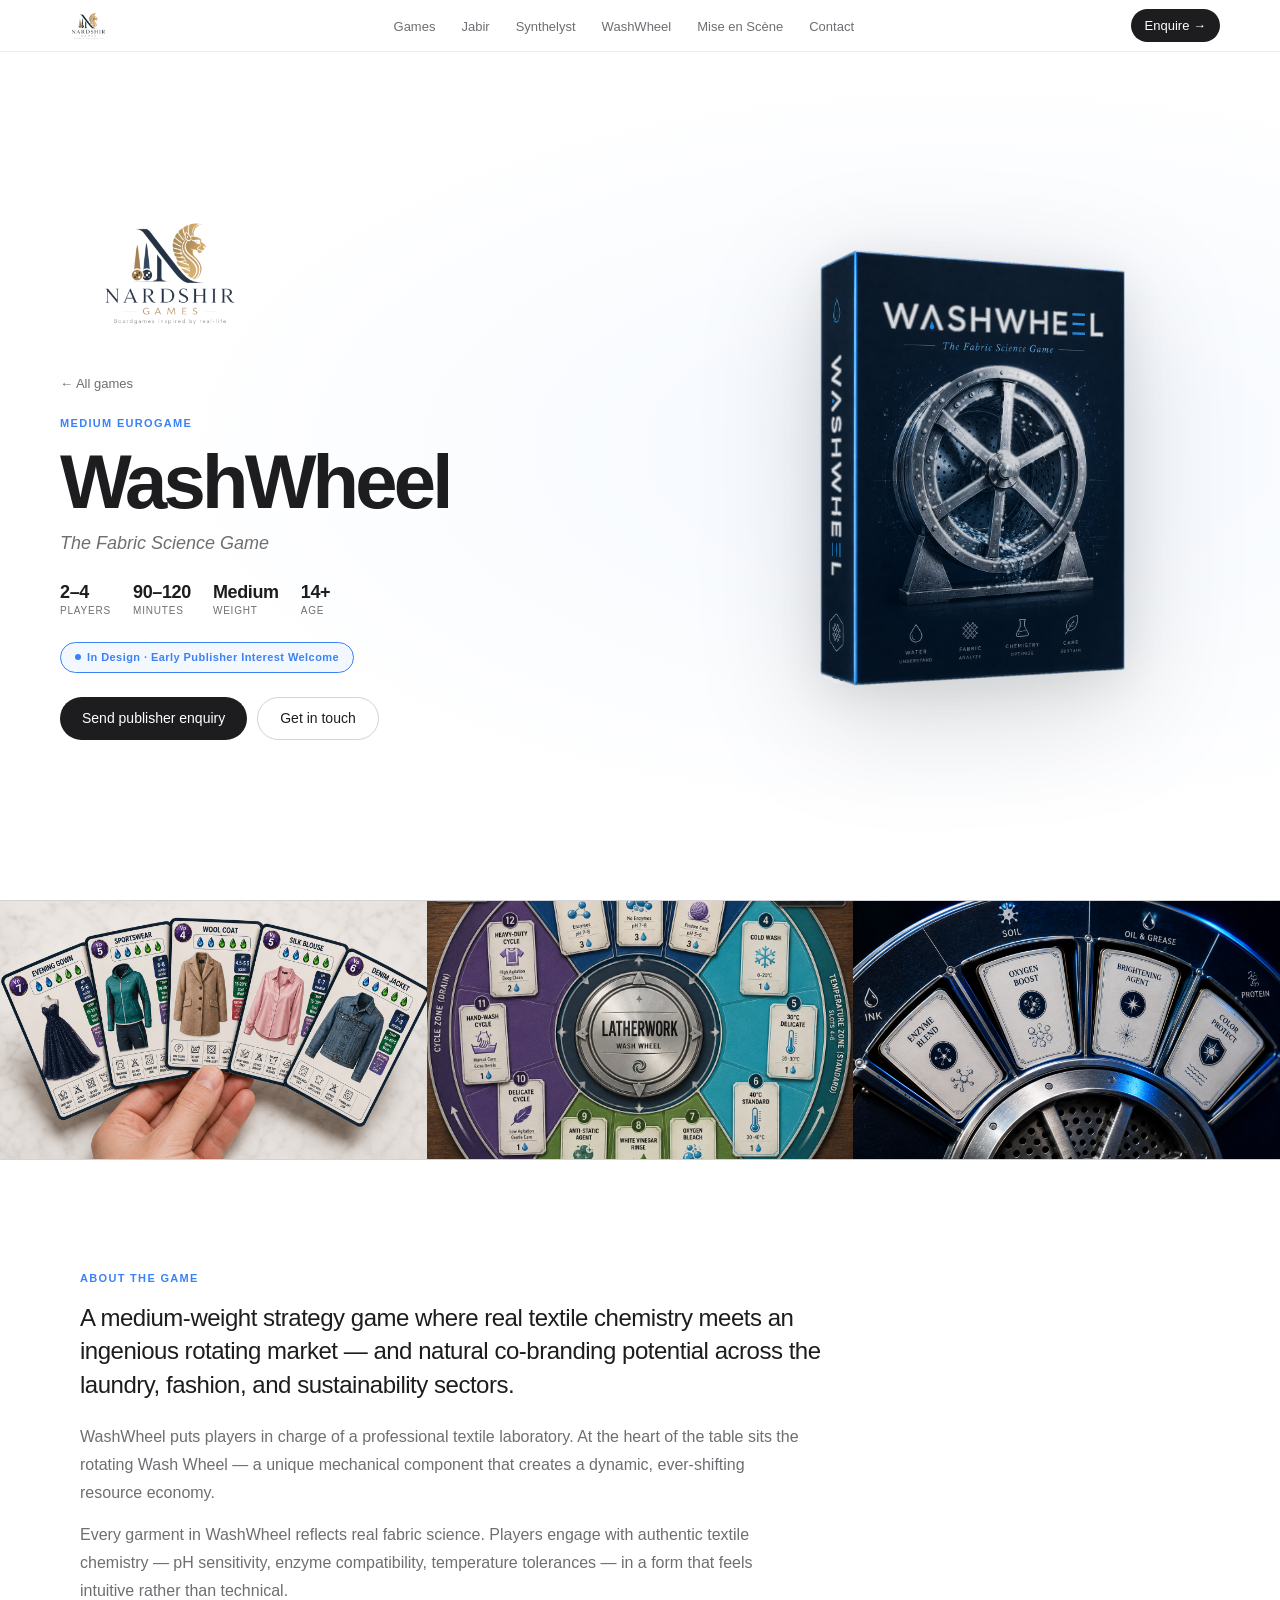
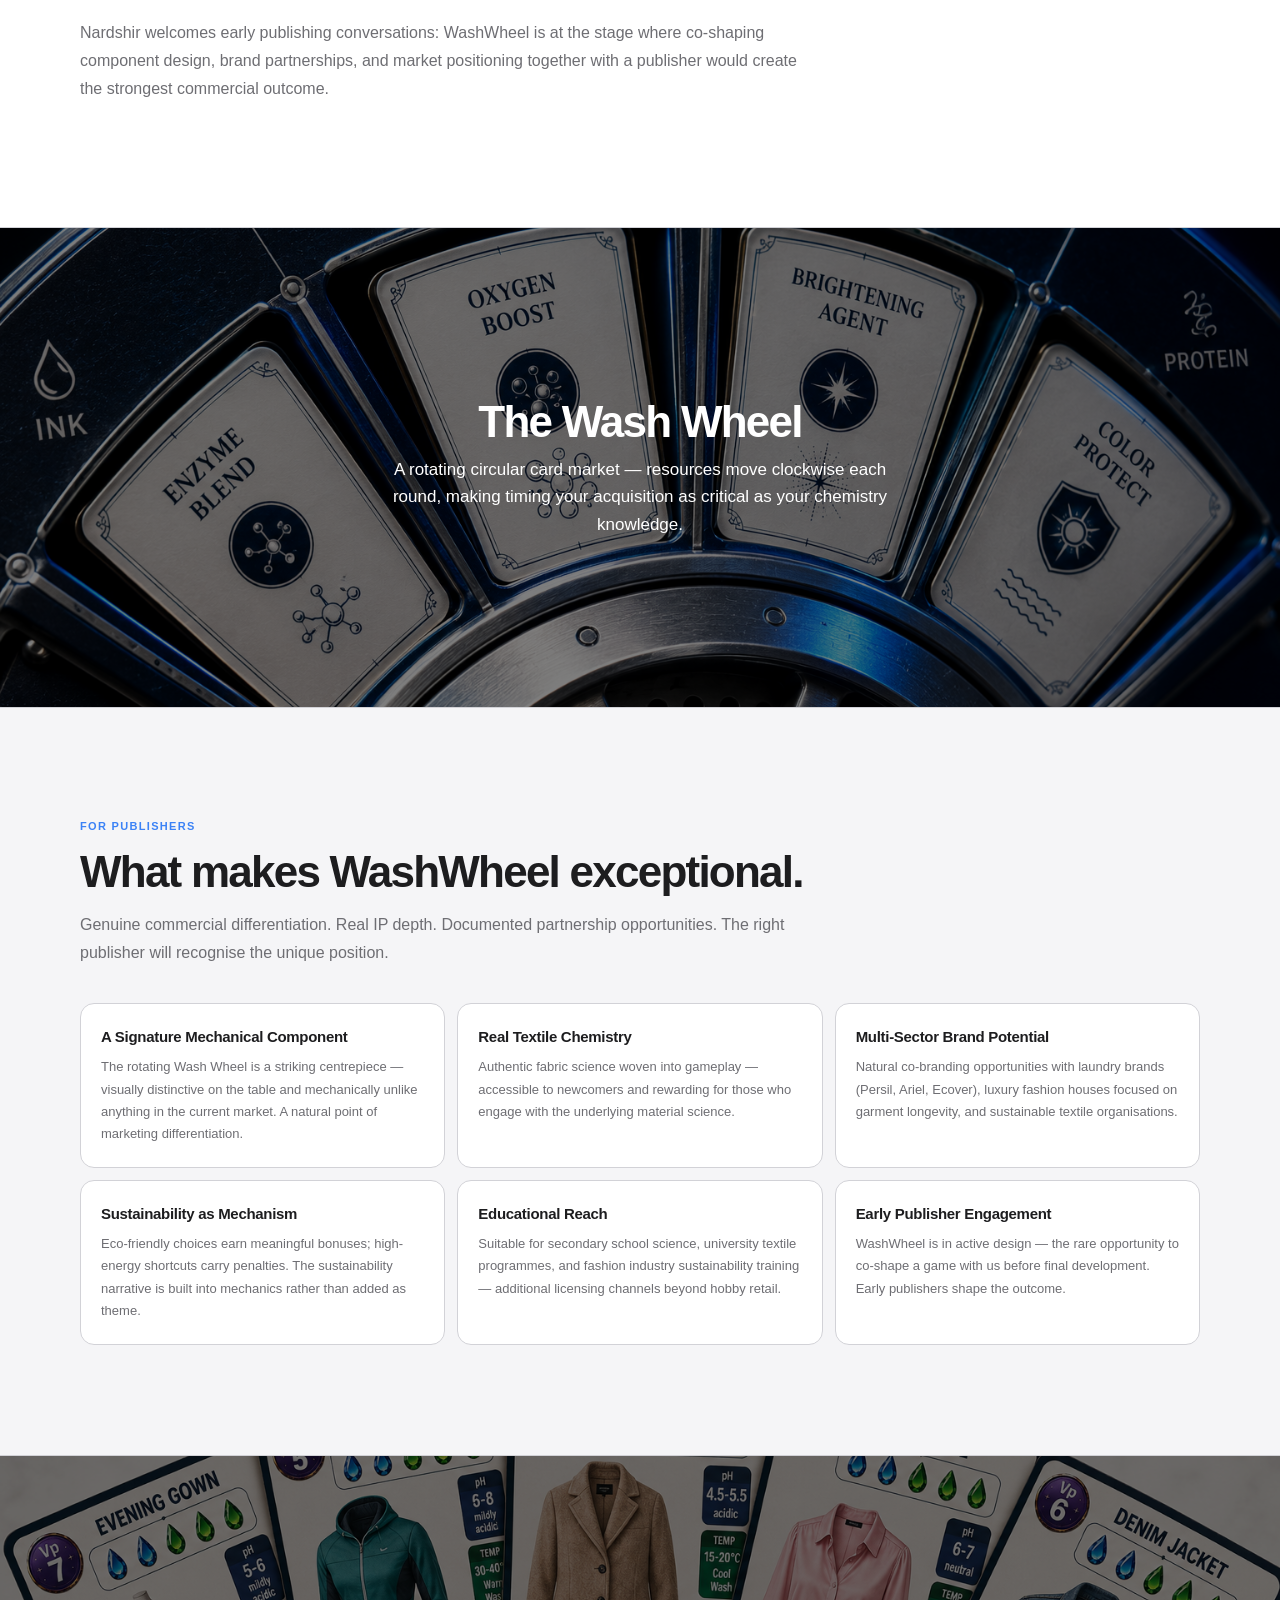
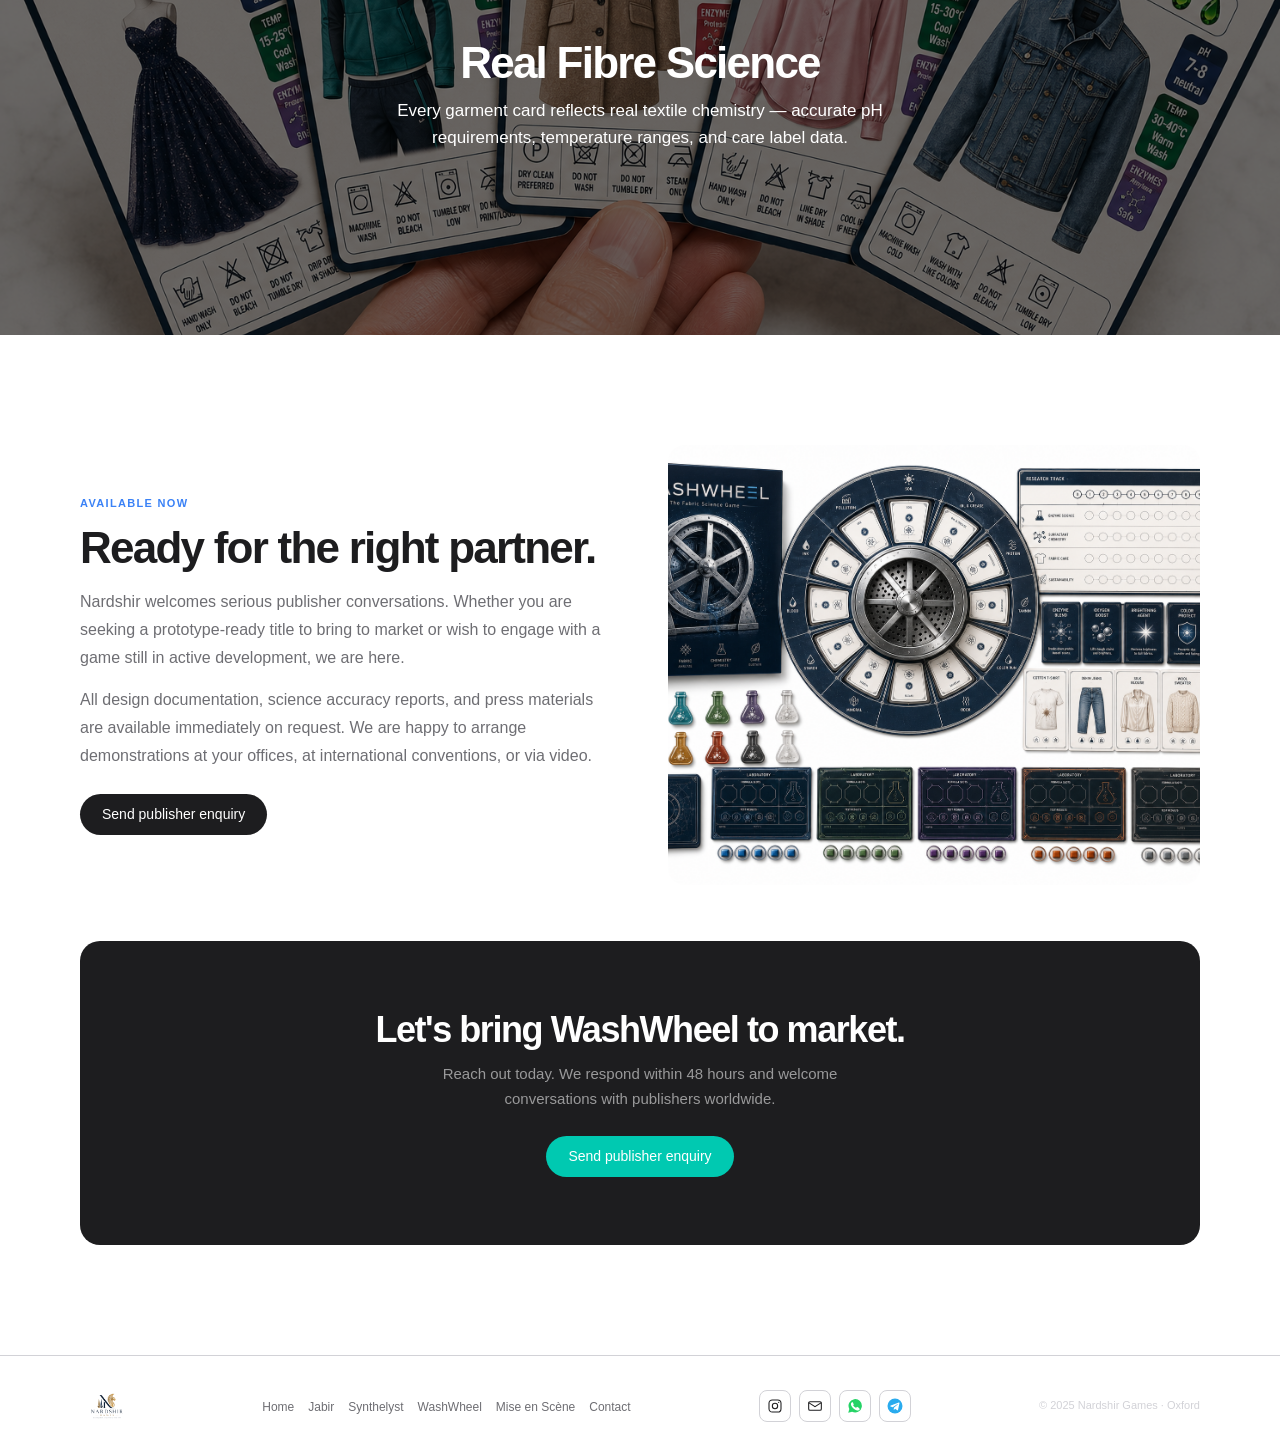
<file: washwheel.html>
<!DOCTYPE html>
<html lang="en">
<head>
<meta charset="UTF-8">
<meta name="viewport" content="width=device-width, initial-scale=1.0">
<title>WashWheel — Nardshir Games</title>
<meta name="description" content="WashWheel: The Fabric Science Game. In Design · Early Publisher Interest Welcome. Nardshir Games, Oxford.">
<link rel="stylesheet" href="style.css">
<style>
/* ─── GAME PAGE STYLES ─── */
:root { --ac: #3b82f6; --acl: rgba(59,130,246,.06); }

/* HERO */
.g-hero {
  position: relative;
  padding: 100px var(--pad-x) 60px;
  min-height: 88svh;
  display: grid;
  grid-template-columns: 1fr;
  gap: 36px;
  align-items: center;
  background: radial-gradient(ellipse at 75% 50%, rgba(59,130,246,.06) 0%, transparent 60%), #fff;
}
@media (min-width: 900px) {
  .g-hero {
    grid-template-columns: 1.1fr .9fr;
    gap: 60px;
    padding: 120px var(--pad-x) 80px;
    min-height: 100svh;
  }
}
.g-hero-left { max-width: 560px; }
.g-back { display: inline-flex; align-items: center; gap: 5px; font-size: 13px; color: var(--mid); margin-bottom: 22px; }
.g-back:hover { color: var(--black); }
.g-eyebrow { font-size: 11px; font-weight: 600; letter-spacing: .12em; text-transform: uppercase; color: var(--ac); margin-bottom: 14px; display: block; }
.g-title {
  font-size: clamp(40px, 7vw, 76px);
  font-weight: 700; letter-spacing: -.05em; line-height: .95;
  color: var(--black); margin-bottom: 12px;
}
.g-sub { font-size: clamp(15px, 2vw, 18px); color: var(--mid); margin-bottom: 26px; font-style: italic; }
.g-meta { display: flex; gap: 22px; flex-wrap: wrap; margin-bottom: 24px; }
.gm-item { display: flex; flex-direction: column; gap: 2px; }
.gm-n { font-size: 18px; font-weight: 700; letter-spacing: -.02em; color: var(--black); line-height: 1; }
.gm-l { font-size: 10px; text-transform: uppercase; letter-spacing: .08em; color: var(--mid); }
.g-status {
  display: inline-flex; align-items: center; gap: 6px;
  background: var(--acl); border: 1px solid #3b82f6;
  padding: 6px 14px; border-radius: 980px;
  font-size: 11px; font-weight: 600; color: var(--ac);
  letter-spacing: .04em; margin-bottom: 24px;
}
.g-status-dot { width: 6px; height: 6px; border-radius: 50%; background: var(--ac); animation: pulse 2.5s ease infinite; }
@keyframes pulse { 0%,100% { box-shadow: 0 0 0 0 var(--acl); } 70% { box-shadow: 0 0 0 8px transparent; } }
.g-btns { display: flex; gap: 10px; flex-wrap: wrap; }

.g-hero-right { position: relative; display: flex; align-items: center; justify-content: center; min-height: 320px; }
@media (min-width: 900px) { .g-hero-right { min-height: 480px; } }
.g-hero-box {
  width: min(75%, 280px);
  filter: drop-shadow(0 30px 60px rgba(0,0,0,.15)) drop-shadow(0 8px 24px rgba(0,0,0,.08));
  animation: heroBob 5.5s ease-in-out infinite;
}
@media (min-width: 900px) { .g-hero-box { width: min(80%, 380px); } }
.g-hero-box img { width: 100%; height: auto; }
@keyframes heroBob { 0%,100% { transform: translateY(0) rotate(-1.5deg); } 50% { transform: translateY(-14px) rotate(.5deg); } }

/* IMAGE STRIP after hero */
.g-strip {
  display: grid; grid-template-columns: 1fr 1fr 1fr;
  border-top: 1px solid var(--line); border-bottom: 1px solid var(--line);
  height: 180px;
}
@media (min-width: 768px) { .g-strip { height: 260px; } }
.g-strip-cell { overflow: hidden; position: relative; }
.g-strip-cell img { position: absolute; inset: 0; width: 100%; height: 100%; object-fit: cover; transition: transform .8s ease; }
.g-strip-cell:hover img { transform: scale(1.05); }

/* INTRO SECTION */
.g-section { padding: 80px var(--pad-x); }
@media (min-width: 768px) { .g-section { padding: 110px var(--pad-x); } }
.g-section-inner { max-width: var(--max); margin: 0 auto; }
.g-section.alt { background: var(--light); border-top: 1px solid var(--line); }
.g-ey { font-size: 11px; font-weight: 600; letter-spacing: .12em; text-transform: uppercase; color: var(--ac); margin-bottom: 14px; display: block; }
.g-h { font-size: clamp(28px, 4vw, 44px); font-weight: 700; letter-spacing: -.04em; line-height: 1.05; color: var(--black); margin-bottom: 16px; }
.g-lead { font-size: clamp(18px, 2.4vw, 24px); font-weight: 500; letter-spacing: -.02em; line-height: 1.4; color: var(--black); margin-bottom: 22px; max-width: 760px; }
.g-body { font-size: 16px; color: var(--mid); line-height: 1.75; margin-bottom: 14px; max-width: 720px; }

/* FEATURE GRID */
.feat-grid { display: grid; grid-template-columns: 1fr; gap: 12px; margin-top: 36px; }
@media (min-width: 640px) { .feat-grid { grid-template-columns: 1fr 1fr; } }
@media (min-width: 900px) { .feat-grid { grid-template-columns: 1fr 1fr 1fr; } }
.feat-card {
  background: #fff; border: 1px solid var(--line); border-radius: 14px;
  padding: 22px 20px; transition: box-shadow .3s, transform .3s, border-color .3s;
}
.feat-card:hover { box-shadow: 0 12px 40px rgba(0,0,0,.07); transform: translateY(-3px); border-color: var(--ac); }
.fc-title { font-size: 15px; font-weight: 600; color: var(--black); margin-bottom: 8px; letter-spacing: -.02em; }
.fc-body { font-size: 13px; color: var(--mid); line-height: 1.7; }

/* CINEMATIC STRIP */
.g-cin { position: relative; height: 360px; overflow: hidden; border-top: 1px solid var(--line); }
@media (min-width: 768px) { .g-cin { height: 480px; } }
.g-cin-img { position: absolute; inset: 0; width: 100%; height: 100%; object-fit: cover; }
.g-cin-tint { position: absolute; inset: 0; }
.g-cin-body {
  position: absolute; inset: 0;
  display: flex; flex-direction: column; align-items: center; justify-content: center;
  text-align: center; color: #fff; padding: 0 var(--pad-x);
}
.g-cin-h { font-size: clamp(24px, 4vw, 44px); font-weight: 700; letter-spacing: -.04em; line-height: 1.1; margin-bottom: 10px; }
.g-cin-p { font-size: clamp(14px, 1.8vw, 17px); opacity: .8; max-width: 500px; line-height: 1.6; }

/* PUBLISHER CTA */
.pub-cta {
  background: var(--black); border-radius: 20px;
  padding: 48px 28px; text-align: center;
  margin-top: 56px;
}
@media (min-width: 768px) { .pub-cta { padding: 68px 48px; } }
.pub-cta h3 { font-size: clamp(24px, 3.5vw, 36px); font-weight: 700; color: #fff; letter-spacing: -.04em; margin-bottom: 12px; line-height: 1.15; }
.pub-cta p { font-size: 15px; color: rgba(255,255,255,.55); max-width: 460px; margin: 0 auto 24px; line-height: 1.65; }

/* TWO-COL PUBLISHER */
.pub-two { display: grid; grid-template-columns: 1fr; gap: 28px; align-items: center; }
@media (min-width: 900px) { .pub-two { grid-template-columns: 1fr 1fr; gap: 56px; } }
.pub-two-img { border-radius: var(--radius); overflow: hidden; }
.pub-two-img img { width: 100%; height: 320px; object-fit: cover; }
@media (min-width: 900px) { .pub-two-img img { height: 440px; } }

.g-hero-brand {
  display: block;
  width: 180px;
  margin-bottom: 20px;
  transition: opacity .2s, transform .3s;
  opacity: .9;
}
.g-hero-brand:hover { opacity: 1; transform: scale(1.02); }
.g-hero-brand img { width: 100%; height: auto; display: block; }
@media (min-width: 768px) { .g-hero-brand { width: 220px; margin-bottom: 24px; } }
</style>
</head>
<body>

<div class="mob-nav" id="mobNav">
  <button class="mob-close" onclick="document.getElementById('mobNav').classList.remove('open')">✕</button>
  <a href="index.html">Home</a>
  <a href="index.html#games">All Games</a>
  <a href="jabir.html">Jabir</a>
  <a href="synthelyst.html">Synthelyst</a>
  <a href="washwheel.html">WashWheel</a>
  <a href="mise-en-scene.html">Mise en Scène</a>
  <a href="index.html#contact">Contact</a>
</div>

<nav class="nav" id="siteNav">
  <a href="index.html" class="nav-logo">
    <img src="nardshir_logo.png" alt="Nardshir Games" class="nav-wordmark">
  </a>
  <ul class="nav-links">
    <li><a href="index.html#games">Games</a></li>
    <li><a href="jabir.html">Jabir</a></li>
    <li><a href="synthelyst.html">Synthelyst</a></li>
    <li><a href="washwheel.html">WashWheel</a></li>
    <li><a href="mise-en-scene.html">Mise en Scène</a></li>
    <li><a href="index.html#contact">Contact</a></li>
  </ul>
  <a href="mailto:nardshir.games@gmail.com?subject=Publisher%20Enquiry%3A%20WashWheel&body=Hello%20Nardshir%2C%0A%0AI%20am%20interested%20in%20WashWheel.%20Please%20send%20your%20press%20kit.%0A%0AThank%20you." class="nav-cta-btn">Enquire →</a>
  <button class="hamburger" onclick="document.getElementById('mobNav').classList.toggle('open')"><span></span><span></span><span></span></button>
</nav>

<!-- HERO -->
<section class="g-hero">
  <div class="g-hero-left">
    <a href="index.html" class="g-hero-brand">
      <img src="nardshir_logo.png" alt="Nardshir Games">
    </a>
    <a href="index.html" class="g-back">← All games</a>
    <span class="g-eyebrow rv">Medium Eurogame</span>
    <h1 class="g-title rv d1">WashWheel</h1>
    <p class="g-sub rv d1">The Fabric Science Game</p>
    <div class="g-meta rv d2">
      <div class="gm-item"><div class="gm-n">2–4</div><div class="gm-l">Players</div></div>
      <div class="gm-item"><div class="gm-n">90–120</div><div class="gm-l">Minutes</div></div>
      <div class="gm-item"><div class="gm-n">Medium</div><div class="gm-l">Weight</div></div>
      <div class="gm-item"><div class="gm-n">14+</div><div class="gm-l">Age</div></div>
    </div>
    <div class="rv d2"><span class="g-status"><span class="g-status-dot"></span>In Design · Early Publisher Interest Welcome</span></div>
    <div class="g-btns rv d3">
      <a href="mailto:nardshir.games@gmail.com?subject=Publisher%20Enquiry%3A%20WashWheel&body=Hello%20Nardshir%2C%0A%0AI%20am%20interested%20in%20WashWheel.%20Please%20send%20your%20press%20kit.%0A%0AThank%20you." class="apple-btn ab-dark">Send publisher enquiry</a>
      <a href="index.html#contact" class="apple-btn ab-outline">Get in touch</a>
    </div>
  </div>
  <div class="g-hero-right rv d2">
    <div class="g-hero-box"><img src="washwheel_box.png" alt="WashWheel"></div>
  </div>
</section>

<!-- IMAGE STRIP -->
<div class="g-strip">
  <div class="g-strip-cell"><img src="washwheel_cards_hand.png" alt="" loading="lazy"></div>
  <div class="g-strip-cell"><img src="washwheel_board.png" alt="" loading="lazy"></div>
  <div class="g-strip-cell"><img src="washwheel_wheel_detail.png" alt="" loading="lazy"></div>
</div>

<!-- INTRODUCTION -->
<section class="g-section">
<div class="g-section-inner">
  <span class="g-ey rv">About the Game</span>
  <p class="g-lead rv d1">A medium-weight strategy game where real textile chemistry meets an ingenious rotating market — and natural co-branding potential across the laundry, fashion, and sustainability sectors.</p>
  <p class="g-body rv d2">WashWheel puts players in charge of a professional textile laboratory. At the heart of the table sits the rotating Wash Wheel — a unique mechanical component that creates a dynamic, ever-shifting resource economy.</p>
  <p class="g-body rv d2">Every garment in WashWheel reflects real fabric science. Players engage with authentic textile chemistry — pH sensitivity, enzyme compatibility, temperature tolerances — in a form that feels intuitive rather than technical.</p>
  <p class="g-body rv d3">Nardshir welcomes early publishing conversations: WashWheel is at the stage where co-shaping component design, brand partnerships, and market positioning together with a publisher would create the strongest commercial outcome.</p>
</div>
</section>

<!-- CINEMATIC 1 -->
<div class="g-cin">
  <img class="g-cin-img" src="washwheel_wheel_detail.png" alt="" loading="lazy">
  <div class="g-cin-tint" style="background:rgba(0,0,0,.5);"></div>
  <div class="g-cin-body">
    <h3 class="g-cin-h rv">The Wash Wheel</h3>
    <p class="g-cin-p rv d1">A rotating circular card market — resources move clockwise each round, making timing your acquisition as critical as your chemistry knowledge.</p>
  </div>
</div>

<!-- WHY IT'S EXCEPTIONAL -->
<section class="g-section alt">
<div class="g-section-inner">
  <span class="g-ey rv">For Publishers</span>
  <h2 class="g-h rv d1">What makes WashWheel exceptional.</h2>
  <p class="g-body rv d2">Genuine commercial differentiation. Real IP depth. Documented partnership opportunities. The right publisher will recognise the unique position.</p>
  <div class="feat-grid">
    <div class="feat-card rv">
      <div class="fc-title">A Signature Mechanical Component</div>
      <p class="fc-body">The rotating Wash Wheel is a striking centrepiece — visually distinctive on the table and mechanically unlike anything in the current market. A natural point of marketing differentiation.</p>
    </div>
    <div class="feat-card rv">
      <div class="fc-title">Real Textile Chemistry</div>
      <p class="fc-body">Authentic fabric science woven into gameplay — accessible to newcomers and rewarding for those who engage with the underlying material science.</p>
    </div>
    <div class="feat-card rv">
      <div class="fc-title">Multi-Sector Brand Potential</div>
      <p class="fc-body">Natural co-branding opportunities with laundry brands (Persil, Ariel, Ecover), luxury fashion houses focused on garment longevity, and sustainable textile organisations.</p>
    </div>
    <div class="feat-card rv">
      <div class="fc-title">Sustainability as Mechanism</div>
      <p class="fc-body">Eco-friendly choices earn meaningful bonuses; high-energy shortcuts carry penalties. The sustainability narrative is built into mechanics rather than added as theme.</p>
    </div>
    <div class="feat-card rv">
      <div class="fc-title">Educational Reach</div>
      <p class="fc-body">Suitable for secondary school science, university textile programmes, and fashion industry sustainability training — additional licensing channels beyond hobby retail.</p>
    </div>
    <div class="feat-card rv">
      <div class="fc-title">Early Publisher Engagement</div>
      <p class="fc-body">WashWheel is in active design — the rare opportunity to co-shape a game with us before final development. Early publishers shape the outcome.</p>
    </div>

  </div>
</div>
</section>

<!-- CINEMATIC 2 -->
<div class="g-cin">
  <img class="g-cin-img" src="washwheel_cards_hand.png" alt="" loading="lazy">
  <div class="g-cin-tint" style="background:rgba(0,0,0,.55);"></div>
  <div class="g-cin-body">
    <h3 class="g-cin-h rv">Real Fibre Science</h3>
    <p class="g-cin-p rv d1">Every garment card reflects real textile chemistry — accurate pH requirements, temperature ranges, and care label data.</p>
  </div>
</div>

<!-- TWO-COLUMN PUBLISHER SECTION -->
<section class="g-section">
<div class="g-section-inner">
  <div class="pub-two">
    <div>
      <span class="g-ey rv">Available Now</span>
      <h2 class="g-h rv d1">Ready for the right partner.</h2>
      <p class="g-body rv d2">Nardshir welcomes serious publisher conversations. Whether you are seeking a prototype-ready title to bring to market or wish to engage with a game still in active development, we are here.</p>
      <p class="g-body rv d2">All design documentation, science accuracy reports, and press materials are available immediately on request. We are happy to arrange demonstrations at your offices, at international conventions, or via video.</p>
      <div class="rv d3" style="margin-top:24px;">
        <a href="mailto:nardshir.games@gmail.com?subject=Publisher%20Enquiry%3A%20WashWheel&body=Hello%20Nardshir%2C%0A%0AI%20am%20interested%20in%20WashWheel.%20Please%20send%20your%20press%20kit.%0A%0AThank%20you." class="apple-btn ab-dark">Send publisher enquiry</a>
      </div>
    </div>
    <div class="pub-two-img rv d2">
      <img src="washwheel_spread.png" alt="WashWheel" loading="lazy">
    </div>
  </div>

  <div class="pub-cta rv">
    <h3>Let's bring WashWheel to market.</h3>
    <p>Reach out today. We respond within 48 hours and welcome conversations with publishers worldwide.</p>
    <a href="mailto:nardshir.games@gmail.com?subject=Publisher%20Enquiry%3A%20WashWheel&body=Hello%20Nardshir%2C%0A%0AI%20am%20interested%20in%20WashWheel.%20Please%20send%20your%20press%20kit.%0A%0AThank%20you." class="apple-btn ab-teal">Send publisher enquiry</a>
  </div>
</div>
</section>

<footer>
  <div class="foot-inner">
    <a href="index.html" class="foot-brand"><img src="nardshir_logo.png" alt="Nardshir Games" class="nav-wordmark"></a>
    <ul class="foot-nav">
      <li><a href="index.html">Home</a></li>
      <li><a href="jabir.html">Jabir</a></li>
      <li><a href="synthelyst.html">Synthelyst</a></li>
      <li><a href="washwheel.html">WashWheel</a></li>
      <li><a href="mise-en-scene.html">Mise en Scène</a></li>
      <li><a href="index.html#contact">Contact</a></li>
    </ul>
    <div class="foot-social">
      <a href="https://instagram.com/nardshir.games" target="_blank" title="Instagram"><svg width="16" height="16" viewBox="0 0 24 24" fill="none"><rect x="3" y="3" width="18" height="18" rx="5" stroke="#1d1d1f" stroke-width="1.6"/><circle cx="12" cy="12" r="4" stroke="#1d1d1f" stroke-width="1.6"/><circle cx="17.5" cy="6.5" r="1" fill="#1d1d1f"/></svg></a>
      <a href="mailto:nardshir.games@gmail.com" title="Email"><svg width="16" height="16" viewBox="0 0 24 24" fill="none"><rect x="2.5" y="5.5" width="19" height="13" rx="2" stroke="#1d1d1f" stroke-width="1.6"/><path d="M2.5 7l9.5 6 9.5-6" stroke="#1d1d1f" stroke-width="1.6"/></svg></a>
      <a href="https://wa.me/447541178881" target="_blank" title="WhatsApp"><svg width="18" height="18" viewBox="0 0 24 24" fill="none"><path d="M3 21l1.4-5.1A8.9 8.9 0 1 1 8.1 19.6L3 21z" fill="#25D366"/><path d="M16.7 14c-.2-.1-1.5-.7-1.7-.8-.2-.1-.4-.1-.6.1l-.8 1c-.1.2-.3.2-.5.1a7 7 0 0 1-3.5-3 .4.4 0 0 1 .1-.5l.6-.8c.1-.2.1-.4 0-.5-.1-.1-.7-1.5-.9-2.1-.2-.5-.5-.4-.6-.4h-.5c-.2 0-.5.1-.7.3-.3.3-1 1-1 2.4s1 2.8 1.2 3c.1.2 2.1 3.3 5.1 4.5 2.5 1 3 .8 3.6.7.5 0 1.5-.6 1.7-1.2.2-.6.2-1.1.1-1.2l-.6-.3z" fill="#fff"/></svg></a>
      <a href="https://t.me/mehrad_nia" target="_blank" title="Telegram"><svg width="18" height="18" viewBox="0 0 24 24" fill="none"><circle cx="12" cy="12" r="10" fill="#2AABEE"/><path d="M5.5 11.8l11.6-4.5c.5-.2 1 .1.9.7l-2 9.4c-.1.5-.5.7-1 .4l-2.8-2.1-1.4 1.3c-.2.1-.3.2-.5.2l.2-2.9 5.3-4.8c.2-.2 0-.3-.3-.1l-6.6 4.1-2.8-.9c-.6-.2-.6-.6.1-.8z" fill="#fff"/></svg></a>
    </div>
    <span class="foot-copy">© 2025 Nardshir Games · Oxford</span>
  </div>
</footer>

<script>
window.addEventListener('scroll',()=>{document.getElementById('siteNav').style.boxShadow = scrollY > 20 ? '0 1px 0 rgba(0,0,0,.08)' : 'none';},{passive:true});
const obs=new IntersectionObserver(entries=>{
  entries.forEach(e=>{if(e.isIntersecting){e.target.classList.add('on');obs.unobserve(e.target);}});
},{threshold:.1,rootMargin:'0px 0px -60px 0px'});
document.querySelectorAll('.rv').forEach(el=>obs.observe(el));
</script>
</body>
</html>
</file>
<file: style.css>
/* ════════════════════════════════════════════════
   NARDSHIR GAMES — Premium Apple-Style
   White · Charcoal · Teal accent
   Mobile-first · Production-grade
   ════════════════════════════════════════════════ */
*, *::before, *::after { margin: 0; padding: 0; box-sizing: border-box; }
html { font-size: 16px; scroll-behavior: smooth; -webkit-font-smoothing: antialiased; -moz-osx-font-smoothing: grayscale; }
body {
  background: #fff;
  color: #1d1d1f;
  font-family: -apple-system, BlinkMacSystemFont, 'SF Pro Display', 'SF Pro Text', 'Segoe UI', Helvetica, Arial, sans-serif;
  line-height: 1.5;
  overflow-x: hidden;
  -webkit-text-size-adjust: 100%;
}
img { display: block; max-width: 100%; height: auto; }
a { color: inherit; text-decoration: none; }
button { font-family: inherit; }

:root {
  --black: #1d1d1f;
  --mid: #6e6e73;
  --soft: #86868b;
  --light: #f5f5f7;
  --line: #d2d2d7;
  --teal: #00c9b1;
  --teal-dark: #00a896;
  --radius: 18px;
  --r-sm: 12px;
  --pad-x: 22px;
  --max: 1120px;
}
@media (min-width: 768px) { :root { --pad-x: 40px; } }
@media (min-width: 1200px) { :root { --pad-x: 60px; } }

/* ── NAV ── */
.nav {
  position: fixed; top: 0; left: 0; right: 0; z-index: 900; height: 52px;
  display: flex; align-items: center; justify-content: space-between;
  padding: 0 var(--pad-x);
  background: rgba(255,255,255,.86);
  backdrop-filter: saturate(180%) blur(20px);
  -webkit-backdrop-filter: saturate(180%) blur(20px);
  border-bottom: 1px solid rgba(0,0,0,.08);
}
.nav-logo { display: flex; align-items: center; gap: 8px; }
.nav-logo img.nav-wordmark { height: 38px; width: auto; object-fit: contain; display: block; }
.nav-logo img:not(.nav-wordmark) { height: 26px; width: 26px; object-fit: contain; border-radius: 50%; }
.nav-logo-text { display: none; }
.nav-links { display: none; list-style: none; gap: 2px; align-items: center; }
.nav-links a { font-size: 13px; color: var(--mid); padding: 6px 12px; border-radius: 6px; transition: color .15s; }
.nav-links a:hover { color: var(--black); }
.nav-cta-btn {
  display: none; font-size: 13px; font-weight: 500; color: #fff;
  background: var(--black); padding: 7px 14px; border-radius: 20px;
  transition: background .2s; white-space: nowrap;
}
.nav-cta-btn:hover { background: #3d3d3f; }
.hamburger { background: none; border: none; cursor: pointer; padding: 8px; display: flex; flex-direction: column; gap: 4.5px; }
.hamburger span { display: block; width: 18px; height: 1.5px; background: var(--black); border-radius: 1px; }

.mob-nav {
  display: none; position: fixed; inset: 0; z-index: 950;
  background: rgba(255,255,255,.97); backdrop-filter: blur(24px);
  flex-direction: column; align-items: center; justify-content: center; gap: 22px;
}
.mob-nav.open { display: flex; }
.mob-nav a { font-size: 24px; font-weight: 600; color: var(--black); letter-spacing: -.02em; }
.mob-close { position: absolute; top: 14px; right: 18px; font-size: 22px; background: none; border: none; cursor: pointer; color: var(--mid); }

@media (min-width: 900px) {
  .nav-links { display: flex; }
  .nav-cta-btn { display: inline-block; }
  .hamburger { display: none; }
}

/* ── BUTTONS ── */
.apple-btn {
  display: inline-flex; align-items: center; justify-content: center; gap: 6px;
  font-size: 14px; font-weight: 500; padding: 10px 22px;
  border-radius: 980px; border: none; cursor: pointer;
  transition: transform .15s, background .2s, border-color .2s, color .2s;
  white-space: nowrap; text-decoration: none;
}
.apple-btn:hover { transform: scale(1.02); }
.apple-btn:active { transform: scale(.98); }
.ab-dark { background: var(--black); color: #fff; }
.ab-dark:hover { background: #3d3d3f; }
.ab-outline { background: transparent; color: var(--black); border: 1.5px solid var(--line); }
.ab-outline:hover { border-color: var(--black); background: rgba(0,0,0,.03); }
.ab-teal { background: var(--teal); color: #fff; }
.ab-teal:hover { background: var(--teal-dark); }

/* ── REVEAL ── */
.rv { opacity: 0; transform: translateY(20px); transition: opacity .7s cubic-bezier(.25,1,.5,1), transform .7s cubic-bezier(.25,1,.5,1); }
.rv.on { opacity: 1; transform: none; }
.d1 { transition-delay: .08s; }
.d2 { transition-delay: .16s; }
.d3 { transition-delay: .24s; }
.d4 { transition-delay: .32s; }
.d5 { transition-delay: .40s; }

/* ── FOOTER ── */
footer { background: #fff; border-top: 1px solid var(--line); padding: 32px var(--pad-x); }
.foot-inner { max-width: var(--max); margin: 0 auto; display: flex; flex-direction: column; align-items: center; gap: 16px; text-align: center; }
@media (min-width: 768px) { .foot-inner { flex-direction: row; justify-content: space-between; text-align: left; } }
.foot-brand { display: flex; align-items: center; gap: 8px; font-size: 13px; font-weight: 600; color: var(--black); }
.foot-brand img { height: 36px; width: auto; border-radius: 0; object-fit: contain; }
.foot-nav { display: flex; gap: 14px; list-style: none; flex-wrap: wrap; justify-content: center; }
.foot-nav a { font-size: 12px; color: var(--mid); transition: color .15s; }
.foot-nav a:hover { color: var(--black); }
.foot-social { display: flex; gap: 8px; align-items: center; }
.foot-social a { width: 32px; height: 32px; border: 1px solid var(--line); border-radius: 8px; display: flex; align-items: center; justify-content: center; transition: border-color .2s, background .2s; }
.foot-social a:hover { border-color: var(--teal); background: rgba(0,201,177,.05); }
.foot-social a svg { display: block; }
.foot-copy { font-size: 11px; color: var(--line); }

@media (prefers-reduced-motion: reduce) {
  *, .rv { animation: none !important; transition: none !important; }
}
</file>
